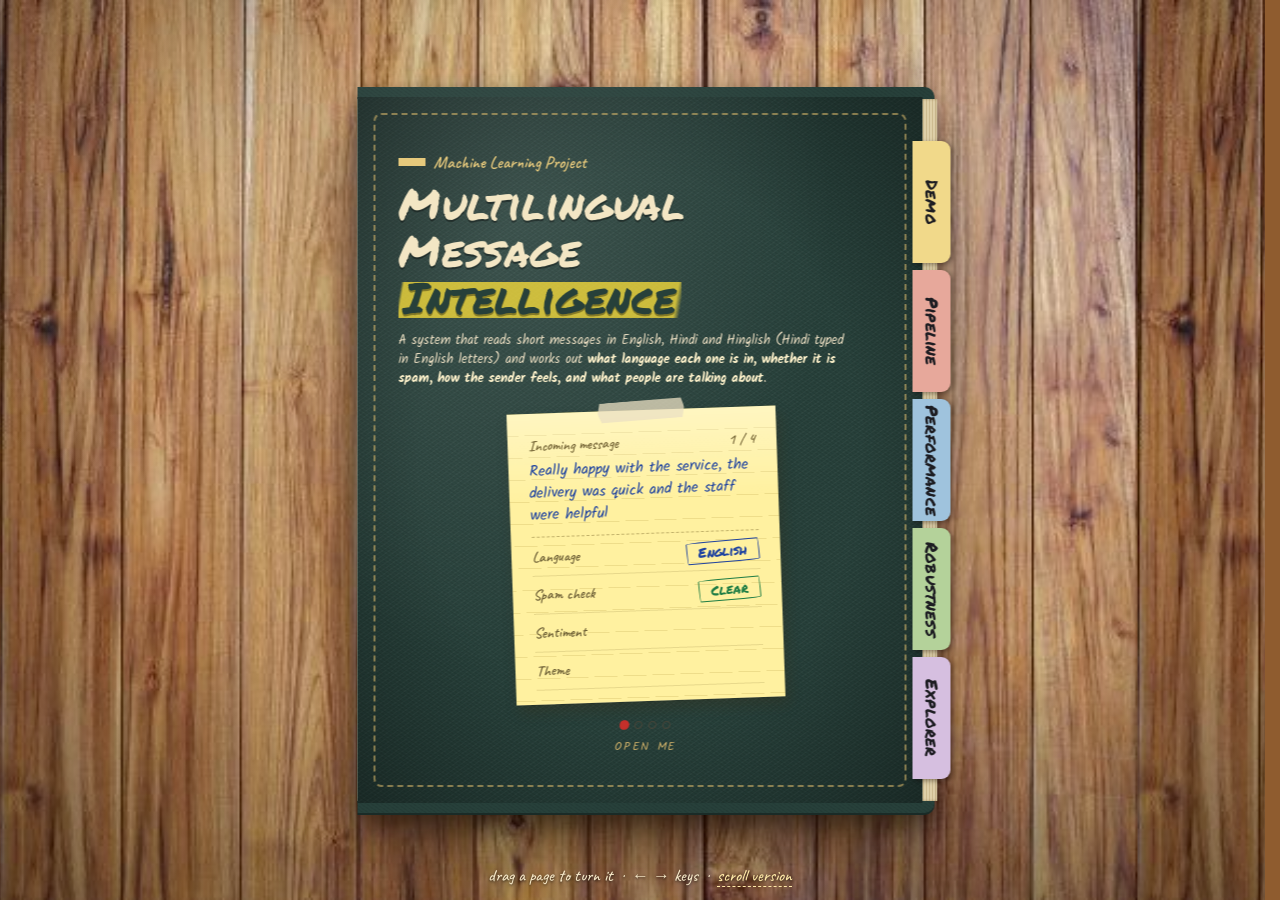
<file: site/index.html>
<!doctype html>
<html lang="en">
<head>
<meta charset="utf-8">
<meta name="viewport" content="width=device-width, initial-scale=1">
<script>(function(){var d=document.documentElement;try{var q=/[?&]classic/.test(location.search),ok=!q&&innerWidth>=900&&innerHeight>=520&&window.CSS&&CSS.supports&&CSS.supports('transform-style','preserve-3d')&&!(window.matchMedia&&matchMedia('(prefers-reduced-motion: reduce)').matches);if(ok)d.setAttribute('data-book','1');else location.replace('classic.html'+location.hash);}catch(e){}})();</script>
<link rel="stylesheet" href="book.css">
<title>Multilingual Message Intelligence</title>
<meta name="description" content="Language identification, spam detection, sentiment analysis and theme discovery for short English, Hindi and Hinglish messages.">
<meta name="theme-color" content="#5a331c">
<link rel="stylesheet" href="fonts.css">
<style>
:root{color-scheme:light;--paper:#f3e8cb;--paper2:#efe1bd;--ink:#22304f;--pencil:#4a4639;--faint:#7c7260;--blue:#1f43a0;--red:#c4302b;--green:#1f7d45;--hl:rgba(255,226,58,.75);--pink:rgba(255,128,180,.55);--mint:rgba(120,230,170,.55);--line:rgba(74,112,186,.28);--sticky:#fff1a0;
--wob:255px 18px 225px 18px/18px 225px 18px 255px;--wob2:14px 4px 16px 5px/5px 16px 4px 14px}
*{box-sizing:border-box}
html{scroll-behavior:smooth}
body{margin:0;min-height:100vh;color:var(--ink);font-family:'Kalam','Comic Neue',cursive;font-size:16px;line-height:1.55;
background:transparent}
h1,h2,h3,p,ol,ul{margin:0}
a{color:inherit;text-decoration:none}
button{font-family:inherit}
:focus-visible{outline:2px dashed var(--red);outline-offset:3px}
::selection{background:var(--hl)}
/* ---------- the notebook page */
.book{position:relative;max-width:1320px;margin:28px auto 40px;background-color:var(--paper);
background-image:
 url(tex-n.png),
 radial-gradient(circle at 92% 3%,rgba(150,95,30,.16) 0,rgba(150,95,30,.05) 6%,transparent 12%),
 radial-gradient(circle at 7% 46%,rgba(140,90,30,.12) 0,transparent 7%),
 radial-gradient(circle at 85% 61%,rgba(140,90,30,.10) 0,transparent 5%),
 radial-gradient(circle at 40% 88%,rgba(140,90,30,.10) 0,transparent 6%),
 radial-gradient(ellipse at 50% 50%,transparent 55%,rgba(130,85,25,.22) 100%),
 linear-gradient(90deg,transparent 0 86px,rgba(205,60,60,.55) 86px 88px,transparent 88px 92px,rgba(205,60,60,.45) 92px 93px,transparent 93px),
 repeating-linear-gradient(180deg,transparent 0 31px,var(--line) 31px 32px);
background-size:260px 260px,auto,auto,auto,auto,auto,auto,auto;
background-position:0 0,0 0,0 0,0 0,0 0,0 0,0 0,0 96px;
box-shadow:0 1px 0 #d8c9a2,0 3px 0 #e9dcb8,0 5px 0 #cdbb90,0 7px 0 #bfae84,0 10px 14px rgba(15,6,1,.45),0 30px 60px rgba(15,6,1,.55),-8px 0 22px rgba(15,6,1,.25);border-radius:3px 10px 10px 3px}
/* binding holes */
.book::before{content:"";position:absolute;left:22px;top:0;bottom:0;width:30px;pointer-events:none;
background:radial-gradient(circle at 15px 50%,#2b1f15 0 9px,rgba(0,0,0,.25) 10px,transparent 11.5px) 0 40px/30px 120px repeat-y}
/* coffee ring */
.book::after{content:"";position:absolute;right:6%;top:520px;width:170px;height:170px;border-radius:50%;pointer-events:none;
background:radial-gradient(circle,transparent 60%,rgba(130,75,20,.18) 62%,rgba(130,75,20,.07) 66%,transparent 69%);transform:rotate(18deg)}
.inner{max-width:1184px;margin:0 auto;padding:0 clamp(20px,4vw,56px) 0 128px}
.main{padding-bottom:70px;position:relative;z-index:1}
@keyframes up{from{opacity:0;transform:translateY(14px)}to{opacity:1;transform:none}}
.in1{animation:up .9s cubic-bezier(.2,.7,.2,1) both}
.rv{opacity:0;transform:translateY(22px);transition:opacity .8s,transform .8s cubic-bezier(.2,.7,.2,1)}
.rv.in{opacity:1;transform:none}
/* type roles */
.d{font-family:'Permanent Marker','Kalam',cursive;font-weight:400;letter-spacing:.01em;line-height:1.05;color:#1d1d22}
.m{font-family:'Caveat',cursive;font-size:19px;font-weight:600;line-height:1.2;color:var(--faint)}
.hl{background:linear-gradient(100deg,transparent 0 1%,var(--hl) 2% 97%,transparent 99%) 0 62%/100% 58% no-repeat;padding:0 .12em;box-decoration-break:clone;-webkit-box-decoration-break:clone}
/* ---------- top strip */
.top{position:sticky;top:0;z-index:20;background:rgba(243,232,203,.94);border-bottom:2px solid rgba(74,112,186,.45);backdrop-filter:blur(2px)}
.top .inner{display:flex;flex-wrap:wrap;align-items:center;gap:0 28px}
.brand{font-size:22px;padding:10px 0;transform:rotate(-1.5deg)}.brand b{color:var(--red)}
.nav{margin-left:auto;display:flex;flex-wrap:wrap;gap:0 22px}
.nav a{display:inline-block;padding:10px 2px 6px;font-size:21px;color:var(--pencil);background:no-repeat 0 100%/0 6px;transition:color .2s,background-size .3s}
.nav a:hover{color:var(--blue)}
.nav a.on{color:var(--red);background-image:url("data:image/svg+xml,%3Csvg xmlns='http://www.w3.org/2000/svg' width='100' height='8' preserveAspectRatio='none' viewBox='0 0 100 8'%3E%3Cpath d='M2 5 Q 25 1 50 5 T 98 4' fill='none' stroke='%23c4302b' stroke-width='2.5' stroke-linecap='round'/%3E%3C/svg%3E");background-size:100% 6px}
/* ---------- hero */
html{scrollbar-gutter:stable;background-color:#8f5c2f}
/* the wooden table: a fixed, GPU-composited layer so scrolling stays smooth (the notebook slides over it) */
body::before{content:"";position:fixed;inset:0;z-index:-1;pointer-events:none;background-color:#9a6534;
background-image:
 radial-gradient(ellipse 70% 55% at 28% 18%,rgba(255,226,180,.14) 0,transparent 70%),
 radial-gradient(ellipse at 50% 45%,transparent 55%,rgba(25,10,2,.38) 100%),
 url(table.jpg);
background-size:100% 100%,100% 100%,auto 100%;background-repeat:no-repeat,no-repeat,repeat-x;transform:translateZ(0)}
.hero{padding:56px 0 96px;display:grid;grid-template-columns:minmax(0,1fr);gap:56px;align-items:center;position:relative}
@media (min-width:860px){.hero{grid-template-columns:minmax(0,1fr) minmax(280px,400px);gap:40px}}
.hero .l{min-width:0}
.eyebrow{display:flex;gap:10px;align-items:center;color:var(--red);font-size:22px;transform:rotate(-2deg);transform-origin:left}
.eyebrow i{display:inline-block;width:34px;height:10px;background:url("data:image/svg+xml,%3Csvg xmlns='http://www.w3.org/2000/svg' width='34' height='10'%3E%3Cpath d='M2 5 L30 5 M24 1 L31 5 L24 9' fill='none' stroke='%23c4302b' stroke-width='2' stroke-linecap='round' stroke-linejoin='round'/%3E%3C/svg%3E")}
.hero h1{margin-top:18px;font-size:clamp(40px,5.6vw,76px);line-height:1.08}
.hero h1 span{color:var(--red)}
.lede{margin-top:24px;max-width:36rem;font-size:17px;line-height:1.7;color:var(--ink)}
.lede b{font-weight:700;background:linear-gradient(100deg,transparent 0 1%,var(--mint) 2% 98%,transparent 99%) 0 70%/100% 45% no-repeat}
.five{margin-top:34px;max-width:34rem;position:relative;padding:18px 22px 14px;border:2px solid rgba(31,67,160,.75);border-radius:var(--wob)}
.five>.m{color:var(--blue);font-size:21px}
.five ol{list-style:none;padding:0;margin:6px 0 0}
.five li{display:flex;gap:12px;padding:4px 0;font-size:16px}
.five li span{color:var(--red);width:26px;flex:none;font-size:19px}
.five li span::after{content:")"}
.hero .r{width:100%;max-width:440px;margin:0 auto;padding:12px 10px 0 0;position:relative}
.hero .r::before{content:"look! it reads this \2193";position:absolute;left:-6px;top:-30px;font-family:'Caveat',cursive;font-size:22px;color:var(--blue);transform:rotate(-4deg)}
/* sticky-note slips with tape */
.slip{position:relative;background:var(--sticky);color:#2a2a2a;box-shadow:0 1px 1px rgba(0,0,0,.1),4px 10px 18px rgba(60,40,10,.25);
background-image:linear-gradient(180deg,rgba(255,255,255,.35),transparent 30%),repeating-linear-gradient(180deg,transparent 0 27px,rgba(160,130,40,.18) 27px 28px)}
.slip::before{content:"";position:absolute;top:-13px;left:50%;width:110px;height:26px;margin-left:-55px;background:rgba(235,225,195,.75);box-shadow:0 1px 2px rgba(0,0,0,.12);transform:rotate(-3deg);
clip-path:polygon(3% 0,97% 4%,100% 50%,97% 100%,4% 96%,0 52%)}
.slip.h{padding:30px 26px 18px;transform:rotate(-2deg)}
.slip .hd{display:flex;justify-content:space-between}.slip .hd .m,.slip .hd span{color:#7a6a3a}
.slip .msg{margin-top:8px;min-height:76px;font-size:19px;line-height:1.45;font-family:'Kalam',cursive;color:var(--blue);word-break:break-word}
.slip .perf{margin:12px 0 2px;border-top:2px dashed rgba(120,100,40,.45)}
.srow{display:flex;align-items:center;justify-content:space-between;gap:12px;padding:8px 0;min-height:48px;border-bottom:1px dotted rgba(120,100,40,.35)}
.srow .m{color:#6d5f35}
/* circled marker "stamps" */
.stamp{display:inline-block;font-size:17px;padding:4px 14px;border:2.5px solid;border-radius:var(--wob);white-space:nowrap;opacity:0;transform:rotate(-8deg) scale(1.6);transition:opacity .3s,transform .4s cubic-bezier(.3,1.6,.5,1)}
.stamp.show{opacity:1;transform:rotate(-3deg) scale(1)}
#h-msg,#h-rows,#h-ct{transition:opacity .35s ease}.hfade{opacity:0}
.stamp.ink{color:var(--blue)}.stamp.ok{color:var(--green)}.stamp.bad{color:var(--red)}.stamp.skip{color:#8a8070;border-style:dashed;text-decoration:line-through}
.dots{display:flex;gap:8px;margin-top:26px;justify-content:center}.dots i{display:block;width:10px;height:10px;border:2px solid var(--pencil);border-radius:50% 45% 55% 40%;transition:all .3s}.dots i.on{background:var(--red);border-color:var(--red);transform:scale(1.2)}
/* ---------- sections */
section{scroll-margin-top:64px}
.sec{margin-top:110px}
.sh{padding-top:4px;display:flex;flex-wrap:wrap;gap:6px 40px;align-items:flex-start}
.sh .no{flex:0 0 140px;color:var(--red);font-size:24px;transform:rotate(-4deg);margin-top:10px}
.sh .t{flex:1 1 440px;min-width:0}
.h2d{display:inline-block;font-size:clamp(30px,3.8vw,48px);padding-bottom:10px;
background:url("data:image/svg+xml,%3Csvg xmlns='http://www.w3.org/2000/svg' width='300' height='14' preserveAspectRatio='none' viewBox='0 0 300 14'%3E%3Cpath d='M3 9 C 60 2, 120 13, 180 7 S 270 4, 297 8' fill='none' stroke='%231f43a0' stroke-width='3' stroke-linecap='round'/%3E%3Cpath d='M12 12 C 80 7, 160 14, 290 10' fill='none' stroke='%231f43a0' stroke-width='1.6' stroke-linecap='round' opacity='.6'/%3E%3C/svg%3E") 0 100%/100% 14px no-repeat}
.intro{margin-top:10px;max-width:40rem;font-size:17px;line-height:1.6;color:var(--pencil)}
.h3d{font-size:26px}
.hint{margin:6px 0 20px;max-width:46rem;font-size:15.5px;line-height:1.6;color:var(--pencil)}
/* ---------- demo */
.demo{margin-top:48px;display:flex;flex-wrap:wrap;gap:48px}
.demo .a{flex:1 1 300px;min-width:0;align-self:flex-start}
.demo .b{flex:2 1 460px;min-width:0;padding-top:14px}
.own label{display:block;color:var(--blue);font-size:21px;margin-bottom:6px}
.own textarea{width:100%;min-height:110px;resize:vertical;font:inherit;font-size:17px;line-height:32px;color:var(--blue);padding:0 14px;border:2px solid var(--pencil);border-radius:var(--wob2);
background:rgba(255,253,240,.55) repeating-linear-gradient(180deg,transparent 0 31px,var(--line) 31px 32px);background-attachment:local}

.batch{margin-top:0}.batch .row2{display:flex;flex-wrap:wrap;gap:12px;align-items:center;margin:12px 0}.batch input[type=file]{font:inherit;font-size:15px;max-width:100%}
.own .lk2{background:none;border:0;border-bottom:1px dashed currentColor;font:inherit;cursor:pointer;color:var(--blue);padding:0;margin-left:14px}
.own .lk2[hidden]{display:none}
.batch .lk2{background:none;border:0;border-bottom:1px dashed currentColor;font:inherit;cursor:pointer;color:var(--blue);padding:0}
.batch .prog{height:8px;background:rgba(0,0,0,.08);border-radius:4px;overflow:hidden;margin:8px 0}.batch .prog i{display:block;height:100%;width:0;background:var(--blue);transition:width .15s}
.batch .grid{display:grid;grid-template-columns:repeat(auto-fit,minmax(250px,1fr));gap:22px;margin:22px 0}
.batch .bar{display:grid;grid-template-columns:minmax(80px,38%) 1fr 54px;gap:8px;align-items:center;font-size:14px;margin:5px 0}.batch .bar b{display:block;height:12px;background:var(--blue);border-radius:3px}
.batch .kpis{display:flex;flex-wrap:wrap;gap:12px 28px;margin:16px 0}.batch .kpis div{min-width:110px}.batch .kpis .d{font-size:30px;display:block;line-height:1.1}
.batch table{width:100%;border-collapse:collapse;font-size:14px}.batch th,.batch td{text-align:left;padding:6px 8px;border-bottom:1px solid rgba(0,0,0,.12);vertical-align:top}
.batch td.tx{max-width:380px;overflow-wrap:anywhere}.batch .tw{margin-bottom:16px;overflow-x:auto;max-height:380px;overflow-y:auto}
.batch .fl{display:inline-block;font-size:12px;border:1px solid #b36b00;color:#8a5200;border-radius:10px;padding:0 7px;margin:0 4px 3px 0}
.batch select{font:inherit;font-size:13px}.batch tr.cor td{background:rgba(31,125,69,.1)}
.xl{margin:10px 0 0;font-size:13px;line-height:1.5;color:#6b665a}
.msg .hw{border-radius:3px;padding:0 2px;cursor:help}
.msg .hw.f{background:rgba(196,48,43,.34);font-weight:700;border-bottom:2px solid #c4302b}.msg .hw.a{background:rgba(31,125,69,.24)}.msg .hw.n{background:rgba(120,120,120,.16)}
.own textarea::placeholder{color:#998d74}
.own textarea:focus{outline:none;border-color:var(--blue);box-shadow:0 0 0 3px rgba(31,67,160,.15)}
.own .row{display:flex;align-items:center;gap:10px 16px;flex-wrap:wrap;margin-top:14px}
.go{font-family:'Permanent Marker',cursive;font-size:18px;letter-spacing:.04em;color:#fff;background:var(--red);border:0;border-radius:var(--wob2);padding:10px 24px;min-height:46px;cursor:pointer;box-shadow:2px 3px 0 #7d1d19;transform:rotate(-1.5deg);transition:transform .15s,box-shadow .15s}
.go:hover{transform:rotate(0) translateY(-1px)}.go:active{transform:translateY(2px);box-shadow:0 1px 0 #7d1d19}.go[disabled]{opacity:.55;cursor:default}
.own .note{font-family:'Caveat',cursive;font-size:18px;color:var(--faint);flex:1 1 220px;line-height:1.2}
.exh{margin-top:32px;color:var(--blue);font-size:21px}
.exl{margin-top:4px}
.ex{display:flex;gap:12px;align-items:baseline;width:100%;text-align:left;font:inherit;font-size:16px;padding:0 10px;min-height:32px;line-height:32px;border:0;cursor:pointer;background:transparent;color:var(--ink);transition:padding-left .25s,color .2s}
.ex span:first-child{width:28px;flex:none;color:var(--faint)}
.ex:hover{padding-left:18px;color:var(--blue)}
.ex[aria-pressed=true]{color:#1b1b1b;background:linear-gradient(100deg,transparent 0 1%,var(--pink) 2% 97%,transparent 99%) 0 55%/100% 70% no-repeat}
.ex[aria-pressed=true] span:first-child{color:var(--red)}
.lk{background:none;border:0;cursor:pointer;color:var(--blue);padding:10px 0;min-height:44px;margin-top:10px;font-size:20px}.lk:hover{color:var(--red)}
.slip.w{padding:34px 28px 22px;transform:rotate(-.8deg)}
.slip.w::before{width:140px;height:32px;margin-left:-70px;top:-17px;transform:rotate(-1.5deg);
background:
 url(tex-t.png),
 repeating-linear-gradient(90deg,rgba(255,255,255,.08) 0 1px,rgba(0,0,0,.07) 1px 2px),
 linear-gradient(180deg,rgba(255,255,255,.35),rgba(255,255,255,0) 40%,rgba(0,0,0,.14)),
 #a9acaf;
box-shadow:0 2px 4px rgba(0,0,0,.3),inset 0 0 0 1px rgba(255,255,255,.18);
clip-path:polygon(0 8%,2% 0,5% 14%,8% 2%,11% 12%,14% 0,100% 0,98% 18%,100% 36%,97% 54%,100% 74%,98% 100%,95% 88%,92% 100%,88% 86%,85% 100%,0 100%,2% 70%,0 48%,3% 28%)}
.slip.w .msg{font-size:20px;min-height:0;margin-top:6px}
#w-title{color:#7a6a3a!important}
.tl{list-style:none;margin:40px 0 0;padding:0}
.tl li{display:grid;grid-template-columns:56px minmax(0,1fr);gap:14px;padding:14px 0 16px;border-bottom:1px dashed rgba(74,70,57,.35);transition:opacity .5s,transform .5s;opacity:.18;transform:translateX(-10px)}
.tl li.on{opacity:1;transform:none}
.tl .n{display:inline-flex;align-items:center;justify-content:center;width:46px;height:46px;font-size:24px;line-height:1;color:#b9ad92;border:2.5px solid currentColor;border-radius:52% 46% 55% 44%/48% 55% 45% 52%;transform:rotate(-6deg);transition:color .4s}
.tl li.on .n{color:var(--red)}.tl li.on.skip .n{color:#a49a84}
.tl .nm{color:var(--faint)}
.tl .rs{margin-top:2px;display:flex;align-items:center;gap:12px;flex-wrap:wrap}
.tl .res{font-size:25px;line-height:1.1;word-break:break-word;color:var(--blue)}
.tl .res.ok{color:var(--green)}.tl .res.bad{color:var(--red)}
.tl li.skip .res{color:#a49a84;text-decoration:line-through;text-decoration-thickness:3px;text-decoration-color:rgba(196,48,43,.6)}
.tag{padding:0 10px;border:2px solid;border-radius:var(--wob2);font-size:17px;transform:rotate(-2deg);color:var(--faint)}.tag.ok{color:var(--green)}.tag.bad{color:var(--red)}
.meter{margin-top:10px;max-width:320px;height:12px;border:1.5px solid var(--pencil);border-radius:var(--wob2);background:rgba(255,255,255,.3);overflow:hidden}
.meter i{display:block;height:100%;width:0;opacity:.8;transition:width .9s cubic-bezier(.2,.7,.2,1) .15s}
.tl .why{margin-top:6px;font-size:15.5px;line-height:1.55;color:var(--pencil);max-width:36rem}
/* ---------- pipeline cards (index cards) */
.cells{margin-top:48px;display:grid;grid-template-columns:repeat(auto-fit,minmax(min(100%,250px),1fr));gap:28px}
.cells{align-items:start}
.cell{position:relative}
.cell:nth-child(odd){transform:rotate(-1deg)}.cell:nth-child(even){transform:rotate(1.2deg)}
.cpaper{position:relative;padding:26px 22px 14px;background:#fffdf3;border-radius:2px;display:flex;flex-direction:column;gap:0;
background-image:linear-gradient(180deg,transparent 0 80px,rgba(205,60,60,.5) 80px 82px,transparent 82px),linear-gradient(180deg,transparent 0 27px,rgba(74,112,186,.25) 27px 28px);background-size:100% 100%,100% 28px;background-position:0 0,0 -1px;background-repeat:no-repeat,repeat-y;
;box-shadow:2px 4px 10px rgba(60,40,10,.18);transition:opacity .5s ease}
/* creases left behind after a crumpled sheet is smoothed out */
.cpaper::after{content:"";position:absolute;inset:0;pointer-events:none;background:url(tex-w.png) center/cover;mix-blend-mode:soft-light;opacity:0;transition:opacity .6s ease}
.cell.used .cpaper::after{opacity:.6}
.cell::before{content:"";position:absolute;top:-10px;left:22px;width:70px;height:20px;background:rgba(255,140,180,.5);transform:rotate(-6deg);z-index:5;transition:opacity .4s ease}
/* crumpled state: the HTML card is invisible (but keeps its size) and a WebGL paper ball is drawn instead */
.cell.crum{cursor:pointer;-webkit-tap-highlight-color:transparent;outline:none}
.cell.crum .cpaper,.cell.anim .cpaper{opacity:0;pointer-events:none;transition:none}
.cell.crum::before,.cell.anim::before{opacity:0}
.cell .ball{position:absolute;left:-70px;top:-70px;pointer-events:none;z-index:4;opacity:0;transition:opacity .45s ease}
.cells.balls .cpaper{position:absolute;left:0;right:0;top:0;z-index:1}
.cell.crum .ball,.cell.anim .ball{opacity:1}
.cell .shad{position:absolute;left:0;top:0;width:0;height:0;border-radius:50%;pointer-events:none;z-index:0;opacity:0;background:rgba(45,28,8,.34)}
.cell.crum .shad{opacity:1}
.blab,.bhint{position:absolute;left:0;right:0;top:0;text-align:center;pointer-events:none;z-index:5;transition:opacity .35s ease,transform .35s ease}
.blab{top:6px;display:flex;flex-direction:column;align-items:center;gap:6px;padding:0 14px}
.blab .no{font-family:'Permanent Marker',cursive;font-size:24px;color:var(--red);width:44px;height:44px;display:flex;align-items:center;justify-content:center;border:2.5px solid var(--red);border-radius:52% 46% 55% 44%/48% 55% 45% 52%;transform:rotate(-8deg)}
.blab .tt{font-family:'Permanent Marker',cursive;font-size:19px;line-height:1.2;color:#1d1d22}
.bhint{font-family:'Caveat',cursive;font-size:20px;color:var(--blue)}
.cell:not(.crum) .blab,.cell:not(.crum) .bhint,.cell.anim .blab,.cell.anim .bhint{opacity:0}
.cell.crum:hover .bhint{transform:translateY(3px)}
.cell.crum:focus-visible .bhint{outline:2px dashed var(--red);outline-offset:4px}
.recrum{position:absolute;right:6px;bottom:-32px;background:none;border:0;cursor:pointer;font-family:'Caveat',cursive;font-size:19px;color:var(--faint);opacity:0;pointer-events:none;transition:opacity .3s}
.cell.used:not(.crum):not(.anim) .recrum{opacity:1;pointer-events:auto}.recrum:hover{color:var(--red)}
.cells.balls{row-gap:52px}
.book{overflow-x:clip}
.unf{display:block;margin-top:6px}
.cell .big{position:absolute;top:10px;right:16px;font-size:34px;line-height:1;color:var(--red);opacity:.85}
.cell h3{font-size:20px;line-height:28px;height:56px;padding-right:34px;display:flex;align-items:flex-end;margin-top:0;overflow:visible}
.cell .bd{font-size:15px;line-height:28px;color:var(--ink);display:flex;flex-direction:column;gap:0}
.cell .bd .m{color:var(--red);font-size:19px;line-height:28px;margin-bottom:0}.cell .bd>div+div{margin-top:0}
.cell .sc{margin-top:auto;border-top:2px dashed rgba(74,70,57,.4);padding-top:10px;background:#fffdf3;position:relative}
.cell .sc .d{font-size:30px;color:var(--blue)}.cell .sc .m{margin-top:2px}
.cell .sc .two{display:flex;align-items:baseline;gap:10px}.cell .sc .two+.two{margin-top:4px}.cell .sc .two .m{margin:0}
.two2{margin-top:56px;display:flex;flex-wrap:wrap;gap:36px 56px}
.two2>div{flex:1 1 320px}.two2 h3{font-size:22px}.two2 p{margin-top:10px;font-size:16px;line-height:1.65;color:var(--ink)}
/* ---------- performance */
.stats{display:grid;grid-template-columns:repeat(auto-fit,minmax(min(100%,210px),1fr));gap:0 18px}
.stats.first{margin-top:40px}
.stat{padding:18px 8px 18px 0}
.stat .d{display:inline-block;font-size:clamp(34px,3.6vw,50px);color:var(--blue);padding:0 10px;margin-left:-10px;border:2.5px solid transparent}
.stat .d.r{color:var(--red);border-color:rgba(196,48,43,.7);border-radius:var(--wob);transform:rotate(-3deg)}
.stat p{margin-top:4px;font-size:15.5px;line-height:1.45;color:var(--pencil);max-width:15rem}
.blk{margin-top:84px}.blk.first{margin-top:76px}
.readout{min-height:24px;margin-bottom:10px;color:var(--blue)}
.seg{display:flex;gap:3px;height:52px;padding:4px;border:2px solid var(--pencil);border-radius:var(--wob2)}
.seg span{flex:0 1 0;min-width:0;cursor:pointer;opacity:.85;border-radius:3px;transition:flex-grow .9s cubic-bezier(.2,.7,.2,1),opacity .2s;
background-image:repeating-linear-gradient(45deg,rgba(255,255,255,.22) 0 3px,transparent 3px 8px)}.seg span.g{min-width:4px}
.legend{margin-top:18px;display:grid;grid-template-columns:repeat(auto-fill,minmax(190px,1fr));gap:0 26px;font-size:15.5px}
.legend div{display:flex;align-items:center;gap:10px;padding:2px 0;cursor:pointer;transition:opacity .2s}
.legend i{display:inline-block;width:14px;height:14px;flex:none;border-radius:50% 40% 55% 45%}.legend em{font-style:normal;margin-left:auto;color:var(--faint);font-family:'Caveat',cursive;font-size:18px}
.tabs{display:flex;flex-wrap:wrap;gap:4px 14px}
.tab{background:none;border:2px solid transparent;border-radius:var(--wob2);cursor:pointer;padding:2px 14px;min-height:40px;font-size:21px;color:var(--pencil);transition:color .2s,border-color .2s}
.tab:hover{color:var(--blue)}.tab[aria-pressed=true]{color:var(--red);border-color:var(--red);transform:rotate(-1.5deg)}
.cmprow{padding:18px 0;border-bottom:1px dashed rgba(74,70,57,.35)}
.cmprow .top2{display:flex;flex-wrap:wrap;justify-content:space-between;gap:2px 16px}.cmprow .top2 span:first-child{font-size:17px;font-weight:700}
.bars{margin-top:10px;display:grid;grid-template-columns:120px minmax(0,1fr) 64px;gap:6px 14px;align-items:center}
.bars .m{color:var(--pencil)}.bars .v{text-align:right;color:var(--faint)}.bars .v.best{color:var(--red);font-weight:700}
.bt{display:block;height:16px;border-bottom:1.5px solid rgba(74,70,57,.35)}
.bt i{display:block;height:100%;width:0;border-radius:2px 8px 3px 6px;transition:width .9s cubic-bezier(.2,.7,.2,1);
background:repeating-linear-gradient(-55deg,rgba(74,70,57,.55) 0 1.5px,transparent 1.5px 6px)}
.bt i.best{background:rgba(31,67,160,.72);box-shadow:inset 0 -3px 0 rgba(0,0,0,.08)}
.key{margin-top:14px;display:flex;flex-wrap:wrap;gap:6px 26px}.key i{display:inline-block;width:22px;height:12px;margin-right:8px;vertical-align:-1px;border-radius:2px}
.tw{overflow-x:auto}.trfh,.trfr{display:grid;grid-template-columns:minmax(200px,1.3fr) minmax(120px,2fr) 84px minmax(110px,1fr);gap:14px;align-items:center;min-width:560px}
.trfh{padding:6px 0;border-bottom:2px solid var(--pencil)}
.trfr{padding:10px 0;border-bottom:1px dashed rgba(74,70,57,.35);font-size:16px}.trfr .v{text-align:right;color:var(--faint)}.trfr .v.best{color:var(--red)}.trfr .c{color:var(--faint);font-family:'Caveat',cursive;font-size:18px}
/* ---------- robustness */
.rob{margin-top:48px;display:flex;flex-wrap:wrap;gap:60px}
.rob>div{min-width:0}.rob .a{flex:1 1 380px}.rob .b{flex:1 1 440px}
.rob h3{font-size:22px}.rob .hint{margin:8px 0 26px}
.cols{display:flex;align-items:flex-end;gap:16px;height:260px;border-bottom:2.5px solid var(--ink);border-left:2.5px solid var(--ink);padding:0 10px;border-radius:0 0 0 4px}
.col{flex:1 1 0;min-width:0;display:flex;flex-direction:column;justify-content:flex-end;height:100%}
.col .v{text-align:center;margin-bottom:6px;font-size:18px;color:var(--ink)}
.col i{display:block;width:100%;height:0;border:2px solid var(--blue);border-bottom:0;border-radius:6px 3px 0 0;transition:height .9s cubic-bezier(.2,.7,.2,1);
background:repeating-linear-gradient(45deg,rgba(31,67,160,.45) 0 2px,transparent 2px 7px)}
.col.w i{border-color:var(--red);background:repeating-linear-gradient(45deg,rgba(196,48,43,.5) 0 2px,transparent 2px 7px)}
.collab{display:flex;gap:16px;margin-top:8px;padding:0 10px}.collab span{flex:1 1 0;min-width:0;text-align:center;font-size:17px}
.dbk{display:flex;flex-wrap:wrap;gap:4px 24px;margin-bottom:6px}.dbk i{display:inline-block;width:12px;height:12px;margin-right:8px;border-radius:50%}
.sw{display:inline-flex;align-items:center;gap:12px;background:none;border:0;cursor:pointer;color:var(--ink);padding:8px 0;min-height:44px;font-size:20px}
.sw .tr{display:inline-block;width:26px;height:26px;position:relative;border:2.5px solid var(--ink);border-radius:var(--wob2)}
.sw .tr i{position:absolute;inset:0;opacity:0;transition:opacity .2s;
background:url("data:image/svg+xml,%3Csvg xmlns='http://www.w3.org/2000/svg' viewBox='0 0 26 26'%3E%3Cpath d='M4 13 L11 20 L24 2' fill='none' stroke='%231f7d45' stroke-width='3.5' stroke-linecap='round' stroke-linejoin='round'/%3E%3C/svg%3E") center/100% no-repeat;transform:scale(1.25) translate(2px,-3px)}
.sw[aria-pressed=true] .tr i{opacity:1}
.db{display:grid;grid-template-columns:150px minmax(0,1fr) 124px;gap:6px 14px;align-items:center;margin-top:12px}
.db .ax{display:flex;justify-content:space-between}
.db .trk{position:relative;height:36px;border-bottom:1.5px solid rgba(74,70,57,.4)}
.db .cl{position:absolute;left:73.3%;top:2px;bottom:2px;border-left:2px dashed var(--faint)}
.db .ln{position:absolute;top:50%;height:2px;margin-top:-1px;background:var(--pencil);transition:width .8s cubic-bezier(.2,.7,.2,1)}
.db .pt{position:absolute;top:50%;width:16px;height:16px;margin:-8px 0 0 -8px;border-radius:50% 45% 55% 40%}
.db .red{background:var(--red)}.db .teal{background:var(--green);transition:left .8s cubic-bezier(.2,.7,.2,1)}
.db .txt{text-align:right}.db .lb{font-size:15.5px}.db .lb span{color:var(--faint)}
/* ---------- explorer */
.bar{margin-top:36px;display:flex;flex-wrap:wrap;gap:8px 24px;align-items:center}
.filters{display:flex;flex-wrap:wrap;gap:0 10px}
.bar input{margin-left:auto;font-family:'Kalam',cursive;font-size:16px;color:var(--blue);background:transparent;border:0;border-bottom:2px solid var(--pencil);border-radius:0;padding:8px 2px;min-width:min(100%,280px)}
.bar input:focus{outline:none;border-bottom-color:var(--blue)}
.count{margin:12px 0 8px}
.tbox{overflow:auto;max-height:580px;border:2px solid var(--pencil);border-radius:var(--wob2);background:rgba(255,253,240,.45)}
table{width:100%;min-width:760px;border-collapse:collapse;font-size:15px;color:var(--ink)}
th{position:sticky;top:0;background:#efe3c3;text-align:left;padding:8px 14px;border-bottom:2px solid var(--pencil)}
.th{background:none;border:0;padding:0;cursor:pointer;color:var(--red);font-family:'Caveat',cursive;font-size:20px;font-weight:700}.th:hover{color:var(--blue)}
td{padding:6px 14px;border-bottom:1px solid var(--line);vertical-align:top;line-height:1.5}
tbody tr:hover td{background:rgba(255,226,58,.3)}
td.id{white-space:nowrap}td.msg{min-width:240px;max-width:460px;color:var(--blue)}td.l{white-space:nowrap}td.l i{display:inline-block;width:10px;height:10px;margin-right:9px;border-radius:50%}
td.sp{white-space:nowrap}td.sp.spam{color:var(--red);font-weight:700}td.sp.ham{color:var(--green)}td.sp.na{color:#a49a84}
td.g{color:var(--pencil);white-space:nowrap}
footer{margin-top:100px;padding-top:16px;border-top:2px dashed rgba(74,70,57,.45);max-width:50rem;font-family:'Caveat',cursive;font-size:19px;line-height:1.35;color:var(--faint)}
footer::before{content:"sources \2014";display:block;color:var(--red);font-size:22px;margin-bottom:2px}
@media (max-width:760px){
.book{margin:0;border-radius:0;background-position:0 0,0 0,0 0,0 0,0 0,0 0,-44px 0,0 96px}
.book::before{left:6px;transform:scale(.7);transform-origin:left top;height:143%}
.book::after{display:none}
.inner{padding:0 18px 0 62px}
.hero .r::before{display:none}
.sh .no{flex-basis:100%;margin-top:0}
.db{grid-template-columns:96px minmax(0,1fr) 112px}.hero{padding-top:36px}
.tl li{grid-template-columns:48px minmax(0,1fr)}.tl .n{width:40px;height:40px;font-size:20px}.tl .res{font-size:22px}
.nav{gap:0 14px}.nav a{font-size:19px}}
@media (prefers-reduced-motion:reduce){html{scroll-behavior:auto}*{transition:none!important;animation:none!important}.rv{opacity:1;transform:none}}
.slip.w.stale,#tl.stale{opacity:.32;transition:opacity .15s}
</style>
</head>
<body>
<div class="book">

<div class="top"><div class="inner">
<span class="brand d">Message<b>/</b>Intelligence</span>
<nav class="nav m" aria-label="Sections"><a href="#s3" data-s="s3">Demo</a><a href="#s2" data-s="s2">Pipeline</a><a href="#s4" data-s="s4">Performance</a><a href="#s5" data-s="s5">Robustness</a><a href="#s6" data-s="s6">Explorer</a></nav>
</div></div>

<div class="inner main">

<header class="hero">
<div class="l">
<p class="m eyebrow in1"><i></i>Machine Learning Project</p>
<h1 class="d in1" style="animation-delay:.08s">Multilingual<br>Message<br><span class="hl">Intelligence</span></h1>
<p class="lede in1" style="animation-delay:.2s">A system that reads short messages in English, Hindi and Hinglish (Hindi typed in English letters) and works out <b>what language each one is in, whether it is spam, how the sender feels, and what people are talking about</b>.</p>
<div class="five in1" style="animation-delay:.3s">
<p class="m">Built from five CodeChef project ideas</p>
<ol><li><span class="m">01</span>Language Detection System</li><li><span class="m">02</span>Email Spam Classifier</li><li><span class="m">03</span>Movie Review Sentiment Analyzer</li><li><span class="m">04</span>Clustering and Dimensionality Reduction</li><li><span class="m">05</span>KNN, SVM and Naive Bayes comparison</li></ol>
</div>
</div>
<div class="r in1" style="animation-delay:.35s" aria-label="Automatic demonstration of the pipeline">
<div class="slip h">
<div class="hd m"><span>Incoming message</span><span id="h-ct">1 / 4</span></div>
<p class="msg" id="h-msg"></p>
<div class="perf"></div>
<div id="h-rows"></div>
</div>
<div class="dots" id="h-dots" aria-hidden="true"></div>
</div>
</header>

<section id="s3" class="rv">
<div class="sh"><p class="m no">01 — Demo</p><div class="t"><h2 class="d h2d">Try it on a message</h2><p class="intro">Type your own message, or choose an example, to see what each stage decides.</p></div></div>
<div class="demo">
<div class="a">
<div class="own">
<label class="m" for="own-t">Your own message</label>
<textarea id="own-t" maxlength="600" placeholder="For example: Congratulations! You have won a free prize, click the link to claim"></textarea>
<div class="row"><button class="go" id="own-go" type="button">Analyze</button><button class="lk2" id="own-mic" type="button" hidden title="Speak a message (needs Chrome or Edge and an internet connection)">🎤 Speak</button><button class="lk2" id="own-lines" type="button" hidden>Analyze each line as a separate message</button><span class="note" id="own-note">Works for English, Hinglish, Hindi in Devanagari script and 13 other languages. It runs in your browser with the same trained models, and nothing you type is sent anywhere.</span></div>
</div>
<p class="m exh">Or pick an example</p>
<div class="exl" role="group" aria-label="Example messages" id="chips"></div>
<button class="m lk" id="replay" type="button">↻ Replay</button>
</div>
<div class="b">
<div class="slip w"><div class="m" id="w-title" style="color:#6b665a"></div><p class="msg" id="w-msg"></p><p class="xl" id="w-x" hidden></p></div>
<ol class="tl" id="tl"></ol>
</div>
</div>
</section>

<section id="s3b" class="rv sec batch">
<div class="sh"><p class="m no">01b — Batch</p><div class="t"><h2 class="d h2d">Analyze a whole file</h2><p class="intro">Upload a CSV of messages (one column, or a column called "message" or "text"). Everything runs in your browser; the file is not uploaded anywhere.</p></div></div>
<div class="row2"><input type="file" id="b-file" accept=".csv,.txt,text/csv,text/plain" aria-label="CSV file"><button class="go" id="b-go" type="button" style="display:none">Analyze file</button><button class="lk2" id="b-sample" type="button">or try a sample file (about 70 messages)</button><a class="lk2" href="sample_batch.csv" download>download sample</a></div>
<div class="prog" id="b-prog" hidden><i></i></div><p class="note" id="b-note"></p>
<div id="b-out" hidden>
<div class="kpis" id="b-k"></div>
<div class="grid"><div><h3 class="d">Languages</h3><div id="b-lang"></div></div><div><h3 class="d">Spam and sentiment</h3><div id="b-ss"></div></div><div><h3 class="d">What people talk about</h3><div id="b-th"></div></div></div>
<h3 class="d">Needs a person to look</h3>
<p class="hint" id="b-rhint"></p>
<div class="tw"><table id="b-rev"></table></div>
<div class="row2"><button class="go" id="b-dl" type="button">Download all results (CSV)</button><button class="go" id="b-dlc" type="button" style="background:var(--blue)">Download my corrections (CSV)</button></div>
<h3 class="d">All results</h3>
<div class="tw"><table id="b-all"></table></div>
</div>
</section>

<section id="s2" class="rv sec">
<div class="sh"><p class="m no">02 — Pipeline</p><div class="t"><h2 class="d h2d">How it works</h2><p class="intro">Every message passes through four models, one question each. Tap a crumpled note to smooth it out.</p><button class="m lk unf" id="unfold-all" type="button">smooth out all notes</button></div></div>
<div class="cells">
<div class="cell"><span class="d big">1</span><h3 class="d">Which language is this?</h3>
<div class="bd"><div><div class="m">How</div>Cuts the text into 1 to 4 letter chunks, weights rare chunks higher (TF-IDF), and a classifier picks the language. If it is not confident enough, the message goes to review.</div><div><div class="m">Learned from</div>UN texts in 15 languages, English SMS and tweets, and real Hinglish tweets (L3Cube).</div><div><div class="m">CodeChef idea</div>Language Detection System</div></div>
<div class="sc"><div class="d">97.5%</div><div class="m">on real Hinglish tweets</div></div></div>
<div class="cell"><span class="d big">2</span><h3 class="d">Is it spam or a scam?</h3>
<div class="bd"><div><div class="m">How</div>Words, letter chunks and scam cues (links, phone numbers, money symbols) feed a classifier. The score is a true probability, and each language has its own cut-off so genuine messages are rarely blocked.</div><div><div class="m">Learned from</div>The UCI SMS Spam Collection, with duplicate messages removed.</div><div><div class="m">CodeChef idea</div>Email Spam Classifier</div></div>
<div class="sc"><div class="d">96.3%</div><div class="m">spam F1 on English SMS</div></div></div>
<div class="cell"><span class="d big">3</span><h3 class="d">Is the sender happy or upset?</h3>
<div class="bd"><div><div class="m">How</div>Word and letter patterns feed a linear classifier. One model for English (negative, neutral or positive) and one for Hinglish (negative, neutral or positive).</div><div><div class="m">Learned from</div>English: about 48,000 real tweets and short reviews, plus a human-rated word list for rarer words like &ldquo;handsome&rdquo; and everyday customer-service sentences (delivery, staff, support). Hinglish: IIIT-H comments, 120 everyday sentences written by us, and generated everyday sentences using several common spellings of each word (bahut / bohot / bhot).</div><div><div class="m">What changed</div>English rose from 63% to 81% macro F1 on 6,339 unseen tweets, and the model now has a neutral class: on 70 unseen everyday messages (including 30 neutral ones) it is right 87% of the time. Plain neutral wording is its weak spot on tweets: it catches only about 1 in 5 neutral tweets in the SemEval test. Hinglish scores about 67% macro F1 on its comment test (a small dip from 69.4, within the margin of error) but rose from 80% to 96% on 45 unseen everyday sentences written by us, which a native speaker should still check.</div><div><div class="m">CodeChef idea</div>Movie Review Sentiment Analyzer</div></div>
<div class="sc"><div class="two"><span class="d">67.5%</span><span class="m">Hinglish macro F1 (3 classes)</span></div><div class="two"><span class="d">78.7%</span><span class="m">English macro F1 (unseen SemEval tweets)</span></div></div></div>
<div class="cell"><span class="d big">4</span><h3 class="d">What are people talking about?</h3>
<div class="bd"><div><div class="m">How</div>Each message becomes a vector from word embeddings, and K-Means groups similar messages into 20 themes per language. If a message is too far from every theme, it says &ldquo;No clear theme&rdquo; instead of guessing.</div><div><div class="m">Learned from</div>English: CLINC150, Banking77, product and movie reviews, tweets and SMS. Hinglish: Hinglish-TOP, YouTube comments, tweets and 540 everyday messages written by us.</div><div><div class="m">What changed</div>Themes grew from 6 to 20 per language. Agreement with held-out topic labels (NMI) rose from 0.10 to 0.48 in English and from 0.09 to 0.61 in Hinglish. The off-topic check is weak: it catches 55% of off-topic English messages and almost none in Hinglish.</div><div><div class="m">CodeChef idea</div>Clustering and Dimensionality Reduction</div></div>
<div class="sc"><div class="two"><span class="d">0.61</span><span class="m">Hinglish topic agreement (NMI, unseen)</span></div><div class="two"><span class="d">0.48</span><span class="m">English topic agreement (NMI, unseen)</span></div></div></div>
</div>
<div class="two2">
<div><h3 class="d">The comparison behind stages 1 to 3</h3><p>For each of these stages we trained three kinds of model on the same data: Naive Bayes, a linear SVM and KNN. Then we compared them fairly. This is the algorithm comparison from the CodeChef Iris project.</p></div>
<div><h3 class="d">Smart routing</h3><p>Spam stops the line, so a scam is never scored for sentiment. Messages whose language is unclear are held for review instead of guessed.</p></div>
</div>
</section>

<section id="s4" class="rv sec">
<div class="sh"><p class="m no">03 — Performance</p><div class="t"><h2 class="d h2d">Results</h2></div></div>
<div class="stats first">
<div class="stat"><div class="d" id="k-m">340</div><p>real held-out messages in the demo sample</p></div>
<div class="stat"><div class="d" id="k-l">14</div><p>languages in that sample</p></div>
<div class="stat"><div class="d r" id="k-h">142</div><p>were Hinglish</p></div>
<div class="stat"><div class="d" id="k-s">7%</div><p>of the English and Hinglish messages were flagged as spam</p></div>
</div>
<div class="stats">
<div class="stat"><div class="d">3,921</div><p>held-out messages in a larger stream</p></div>
<div class="stat"><div class="d">96.3%</div><p>answered by the language stage</p></div>
<div class="stat"><div class="d">99.1%</div><p>right when it answered</p></div>
<div class="stat"><div class="d">63</div><p>messages per second on one CPU core</p></div>
</div>

<div class="blk first">
<h3 class="d h3d">Language mix</h3>
<p class="hint">Each block is one language. Wider means more messages. Point at a block to see its count.</p>
<div class="m readout" id="mix-read"></div>
<div class="seg" id="seg"></div>
<div class="legend" id="legend"></div>
</div>

<div class="blk">
<h3 class="d h3d">Which of the three models is best?</h3>
<p class="hint">Each row is one test. A longer bar is better, and the winner in each row is highlighted. Language detection is tested on five different sets because a single average would hide the hard cases.</p>
<div class="tabs m" role="group" aria-label="Choose a task" id="tabs"></div>
<div id="cmp"></div>
<div class="key m"><span><i style="background:rgba(31,67,160,.72)"></i>Best in row</span><span><i style="background:repeating-linear-gradient(-55deg,rgba(74,70,57,.55) 0 1.5px,transparent 1.5px 6px)"></i>Other models</span><span>Bars start at 60</span></div>
</div>

<div class="blk">
<h3 class="d h3d">Do pretrained transformers do better?</h3>
<p class="hint">Hinglish sentiment (3 classes), the same 776 test messages as above. Macro F1 in %, mean of 3 runs. Models made for Hinglish gain a little over the classical SVM; general multilingual models score lower, and they need a GPU to train.</p>
<div class="tw"><div class="trfh m"><span>Model</span><span></span><span style="text-align:right">Macro F1</span><span>Training cost</span></div><div id="trf"></div></div>
</div>
</section>

<section id="s5" class="rv sec">
<div class="sh"><p class="m no">04 — Robustness</p><div class="t"><h2 class="d h2d">Robustness</h2><p class="intro">Tested against short texts and against spammers who disguise their wording.</p></div></div>
<div class="rob">
<div class="a">
<h3 class="d">Short messages are harder to identify</h3>
<p class="hint">Language detection accuracy by message length. The bars start at 90%.</p>
<div class="cols" id="cols" role="img" aria-label="Accuracy by message length: 1 to 3 words 95.7%, 4 to 6 words 98.6%, 7 to 10 words 98.2%, 11 to 20 words 100%, 21 or more words 100%"></div>
<div class="collab m" id="collab"></div>
</div>
<div class="b">
<h3 class="d">Spam that hides its letters</h3>
<p class="hint" style="margin-bottom:20px">Share of spam still caught when letters are spaced out or swapped for look-alikes, without and with a clean-up step that undoes both tricks.</p>
<div class="dbk m"><span><i style="background:#c4302b"></i>Without clean-up</span><span><i style="background:#1f7d45"></i>With clean-up</span><span>Dashed line: untouched spam</span></div>
<button class="m sw" id="clean" type="button" aria-pressed="false"><span class="tr"><i></i></span>Apply the clean-up step</button>
<div id="db"></div>
</div>
</div>
</section>

<section id="s6" class="rv sec">
<div class="sh"><p class="m no">05 — Explorer</p><div class="t"><h2 class="d h2d">Message explorer</h2><p class="intro">Every message in the demo sample with the pipeline's decisions.</p></div></div>
<div class="bar"><div class="filters m" role="group" aria-label="Filter messages" id="filters"></div><input type="search" id="q" aria-label="Search messages or themes" placeholder="Search messages or themes"></div>
<div class="count m" id="count">Loading messages…</div>
<div class="tbox"><table><thead><tr>
<th><button class="th" data-s="id">ID</button></th><th><button class="th" data-s="message">Message</button></th><th><button class="th" data-s="language">Language</button></th><th><button class="th" data-s="spam">Spam check</button></th><th><button class="th" data-s="sentiment">Sentiment</button></th><th><button class="th" data-s="theme">Theme</button></th>
</tr></thead><tbody id="rows"></tbody></table></div>
</section>

<footer>Data: UN Declaration of Human Rights and NLTK corpora (tweets, short reviews, movie reviews), UCI SMS Spam Collection, L3Cube-HingLID (Nayak and Joshi, 2022; CC BY-NC-SA 4.0), IIIT-H Hindi-English code-mixed corpus (Prabhu et al., 2016). All messages shown are held-out test data.</footer>

</div>

</div>
<script src="engine.js"></script>
<script>
(function () {
'use strict';
var SHA = '0ffc0e44af42e883b95483b9dc7828b2bff67b17';
var RAW = 'https://raw.githubusercontent.com/AvnishR4j/ML-Project-/' + SHA + '/site/';
var MODELS = ['language', 'spam', 'sent_hi', 'sent_en', 'theme_en', 'theme_hi', 'meta'];
var $ = function (id) { return document.getElementById(id); };
var esc = function (s) { return String(s).replace(/[&<>"']/g, function (c) { return { '&': '&amp;', '<': '&lt;', '>': '&gt;', '"': '&quot;', "'": '&#39;' }[c]; }); };
var fmtN = function (n) { return String(n).replace(/\B(?=(\d{3})+(?!\d))/g, ','); };
var BOOK = !!document.documentElement.getAttribute('data-book');
var reduced = false; try { reduced = window.matchMedia('(prefers-reduced-motion: reduce)').matches; } catch (e) {}

var W = [
{ id: 'W1', title: 'Everyday English complaint', message: 'Is the refund processed yet, my card was charged twice', language: 'English', spam: 'ham', p: '0.03', sentiment: 'negative', theme: 'Bank accounts and cards' },
{ id: 'W2', title: 'English praise', message: 'Really happy with the service, the delivery was quick and the staff were helpful', language: 'English', spam: 'ham', p: '0.04', sentiment: 'positive', theme: 'Product reviews (gadgets and software)' },
{ id: 'W3', title: 'English spam', message: 'Congratulations! You have won a free prize, call 09061701461 now to claim', language: 'English', spam: 'spam', p: '1.0' },
{ id: 'W4', title: 'Spam with spaced-out letters', message: 'Congratulations!  You  h a v e  won  a  f r e e  prize,  c a l l  09061701461  now  to  c l a i m', language: 'English', spam: 'spam', p: '1.0' },
{ id: 'W5', title: 'Hinglish negative comment', message: 'ye film bilkul bekar thi, paisa barbad ho gaya', language: 'Hinglish', spam: 'ham', p: '0.0', sentiment: 'negative', theme: 'Open social-media comments (politics, opinions)' },
{ id: 'W6', title: 'Hinglish positive comment', message: 'salman bhai ki nayi film ka trailer bahut zabardast hai, eid par dekhne jayenge', language: 'Hinglish', spam: 'ham', p: '0.0', sentiment: 'positive', theme: 'Film fan comments (Salman Khan)' },
{ id: 'W7', title: 'Hinglish scam', message: 'Dost PM Awas Yojana mein tera naam hai - 2.5 lakh ki subsidy ke liye register kar aaj.', language: 'Hinglish', spam: 'spam', p: '0.56' },
{ id: 'W8', title: 'Hindi in Devanagari', message: 'यह फ़ोन बहुत अच्छा है', language: 'Hindi', spam: 'ham', p: '0.0', sentiment: 'positive', theme: 'Everyday comments (food, health, gadgets)', translit: 'yeh phone bahut acha hai' },
{ id: 'W9', title: 'German', message: 'Der Film war wirklich gut, ich habe ihn sehr genossen', language: 'German', spam: 'none' },
{ id: 'W10', title: 'Unclear language, sent to review', message: 'Merci beaucoup pour votre aide, a bientot', language: 'Uncertain', spam: 'none' },
{ id: 'W11', title: 'Hinglish product complaint', message: 'powerbank me battery bohot kam hai', language: 'Hinglish', spam: 'ham', p: '0.0', sentiment: 'negative', theme: 'Everyday comments (food, health, gadgets)' },
{ id: 'W12', title: 'Topic the model never saw', message: 'I have a headache, should I see a doctor', language: 'English', spam: 'ham', p: '0.0', sentiment: 'negative', theme: 'No clear theme' }
];
var CMP = {
lang: [['UN texts (other languages)', 'accuracy %', 99.8, 98.8, 97.1], ['Informal English (SMS incl. spam)', 'accuracy %', 100.0, 99.8, 98.2], ['English tweets (unfiltered; some are not English)', 'accuracy %', 97.8, 97.5, 94.5], ['Real Hinglish (HingLID test)', 'accuracy %', 97.2, 97.5, 96.8], ['Hand-written Hinglish (OOD)', 'accuracy %', 100.0, 100.0, 93.6]],
spam: [['Spam detection · UCI SMS test', 'spam F1 %', 96.3, 95.9, 94.2]],
sent: [['Sentiment (Hinglish) · IIIT-H comments, 3 classes', 'macro F1 %', 69.2, 69.4, 62.6], ['Sentiment (English) · tweets, 2 classes', 'macro F1 %', 75.4, 75.9, 71.6]]
};
var TABS = [['lang', 'Language detection'], ['spam', 'Spam detection'], ['sent', 'Sentiment']];
var TRF = [['Linear SVM (classical, for comparison)', 69.4, 'seconds on a CPU', 0], ['HingRoBERTa (L3Cube)', 72.6, 'GPU', 1], ['HingBERT (L3Cube)', 71.6, 'GPU', 0], ['XLM-RoBERTa base', 64.5, 'GPU', 0], ['Multilingual BERT', 63.6, 'GPU', 0], ['MuRIL', 38.1, 'GPU, unstable', 0]];
var LENS = [['1-3 words', 95.7], ['4-6 words', 98.6], ['7-10 words', 98.2], ['11-20 words', 100.0], ['21+ words', 100.0]];
var DB = [['letters spaced', 89.6, 96.0], ['look-alike letters', 92.8, 96.0]];
var GRAYS = ['#a8966c', '#7f8c6a'];
var vis = {}, rows = [], colorOf = {}, langCount = {}, order = [];

function stagesFor(c) {
var unsure = c.language === 'Uncertain', supported = c.language === 'English' || c.language === 'Hinglish' || (c.language === 'Hindi' && c.spam !== 'none'), isSpam = c.spam === 'spam', S = [];
S.push({ name: 'Language', res: unsure ? (c.note ? 'Unclear text' : 'Not sure') : c.language, tag: unsure ? 'sent to review' : '', tagK: '', why: unsure ? (c.note || 'Confidence is below the threshold, so a person reviews it instead of the system guessing.') : 'Identified from character patterns.' });
if (!supported) {
var why = unsure ? (c.note ? 'Waits until the message is clear.' : 'Waits for the language to be confirmed.') : 'Spam filtering applies to English and Hinglish.', word = unsure ? 'Waiting' : 'Not applied';
S.push({ name: 'Spam check', res: word, skip: 1, why: why });
S.push({ name: 'Sentiment', res: word, skip: 1, why: unsure ? why : 'Sentiment applies to English and Hinglish.' });
S.push({ name: 'Theme', res: word, skip: 1, why: unsure ? why : 'Themes apply to English and Hinglish.' });
} else {
S.push({ name: 'Spam check', res: isSpam ? 'Spam' : 'Looks genuine', tag: isSpam ? 'blocked' : 'passed', tagK: isSpam ? 'bad' : 'ok', resK: isSpam ? 'bad' : 'ok', meter: Number(c.p), spam: isSpam, why: 'Spam probability ' + c.p + '. Compared with a cut-off tuned for ' + c.language + '.' });
if (isSpam) {
S.push({ name: 'Sentiment', res: 'Skipped', skip: 1, why: 'Spam is removed before sentiment.' });
S.push({ name: 'Theme', res: 'Skipped', skip: 1, why: 'Spam is removed before grouping.' });
} else {
S.push({ name: 'Sentiment', res: c.sentiment, why: c.language !== 'English' ? 'Hinglish model: negative, neutral or positive.' + (c.language === 'Hindi' ? ' Hindi script was converted to Roman letters first.' : '') : 'English model: negative, neutral or positive.' });
S.push({ name: 'Theme', res: c.theme, why: c.theme === 'No clear theme' ? 'Too far from every theme learned for ' + c.language + ' messages, so none is named.' : 'Closest of 20 themes learned for ' + c.language + ' messages.' });
}
}
return S;
}

var HERO = ['W2', 'W4', 'W6', 'W9'].map(function (id) { return W.filter(function (w) { return w.id === id; })[0]; });
var hIdx = -1, hTick = 0;
function heroBuild(i) {
var c = HERO[i], S = stagesFor(c);
$('h-msg').textContent = c.message; $('h-ct').textContent = (i + 1) + ' / ' + HERO.length;
$('h-rows').innerHTML = S.map(function (s) {
var text = s.res, k = 'ink';
if (s.skip) { text = '—'; k = 'skip'; }
else if (s.name === 'Spam check') { text = s.res === 'Spam' ? 'Blocked' : 'Clear'; k = s.res === 'Spam' ? 'bad' : 'ok'; }
else if (s.name === 'Sentiment') { k = s.res === 'positive' ? 'ok' : (s.res === 'negative' ? 'bad' : 'ink'); }
return '<div class="srow"><span class="m">' + s.name + '</span><span class="d stamp ' + k + '">' + esc(text) + '</span></div>';
}).join('');
$('h-dots').innerHTML = HERO.map(function (h, k) { return '<i class="' + (k === i ? 'on' : '') + '"></i>'; }).join('');
}
function heroStep() {
var cyc = 10, i = Math.floor(hTick / cyc) % HERO.length, t = hTick % cyc;
var fade = function (on) { ['h-msg', 'h-rows', 'h-ct'].forEach(function (id) { $(id).classList.toggle('hfade', on); }); };
if (i !== hIdx) { hIdx = i; heroBuild(i); if (hTick > 0) requestAnimationFrame(function () { fade(false); }); }
if (t === cyc - 1) fade(true);        // fade the note out before the next message is swapped in, so it never blinks
var st = $('h-rows').querySelectorAll('.stamp');
for (var k = 0; k < st.length; k++) st[k].classList.toggle('show', k < Math.min(4, t));
hTick++;
}

var timer = null, cur = W[0];
function showWalk(r) {
cur = r; setStale(false);
$('w-title').textContent = r.title; $('w-msg').textContent = r.message; $('w-x').hidden = true;
if (r.translit) { $('w-x').hidden = false; $('w-x').textContent = 'Read as Roman letters by the models: ' + r.translit; }
explainRow(r);
$('tl').innerHTML = stagesFor(r).map(function (s, i) {
return '<li class="' + (s.skip ? 'skip' : '') + '"><span class="d n">' + (i + 1) + '</span><div><div class="m nm">' + s.name + '</div><div class="rs"><span class="d res ' + (s.resK || '') + '">' + esc(s.res) + '</span>' + (s.tag ? '<span class="m tag ' + s.tagK + '">' + s.tag + '</span>' : '') + '</div>' +
(s.meter !== undefined ? '<div class="meter" aria-hidden="true"><i data-w="' + Math.max(2, Math.round(s.meter * 100)) + '" style="background:' + (s.spam ? '#c4302b' : '#1f7d45') + '"></i></div>' : '') +
'<p class="why">' + esc(s.why) + '</p></div></li>';
}).join('');
replay();
}
function explainRow(r) {
var mine = r;
if (!engineReady) return;          // never start the 11 MB model download just to decorate an example
loadEngine().then(function (E) {
if (cur !== mine) return;
var a = window.MIEngine.analyze(E, r.message), x = window.MIEngine.explain(E, r.message, a);
if (!x) return;
var big = Math.max.apply(null, x.words.map(function (w) { return Math.abs(w.d); })), cut = Math.max(0.02, big * (x.kind === 'spam' ? 0.12 : 0.25)), body = x.words.map(function (w) {
var d = w.d, k = Math.abs(d) < cut ? '' : (d > 0 ? (x.kind === 'spam' ? 'f' : 'a') : 'n');
return k ? '<span class="hw ' + k + '" title="' + (d > 0 ? '+' : '') + d.toFixed(2) + ' ' + (x.kind === 'spam' ? 'spam score' : 'sentiment margin') + '">' + esc(w.w) + '</span>' : esc(w.w);
}).join(' ');
var xl = $('w-x'); xl.hidden = false;
if (r.translit) $('w-msg').textContent = r.message; else $('w-msg').innerHTML = body;
var top = x.kind === 'spam' ? x.words.filter(function (w) { return w.d >= cut; }).sort(function (a, b) { return b.d - a.d; }).slice(0, 5).map(function (w) { return w.w.replace(/^[^\w]+|[^\w]+$/g, ''); }) : [];
xl.innerHTML = (top.length ? '<b>Called spam mainly because of: ' + esc(top.join(', ')) + '.</b><br>' : '') + (r.translit ? 'Read as Roman letters by the models: <span class="tl2">' + body + '</span><br>' : '') + 'Highlighted words moved the ' + (x.kind === 'spam' ? 'spam score towards spam (red); grey words pulled the other way.' : 'sentiment result: ' + 'green words supported it, grey words argued against it.') + ' Found by removing each word in turn and re-scoring.';
})['catch'](function () {});
}
function replay() {
clearInterval(timer);
var items = $('tl').children, n = 0;
for (var k = 0; k < items.length; k++) { items[k].classList.remove('on'); var m = items[k].querySelector('.meter i'); if (m) m.style.width = '0'; }
var step = function () {
if (n < items.length) { items[n].classList.add('on'); var m2 = items[n].querySelector('.meter i'); if (m2) m2.style.width = m2.dataset.w + '%'; n++; }
else clearInterval(timer);
};
if (reduced) { while (n < items.length) step(); return; }
timer = setInterval(step, 700); setTimeout(step, 120);
}
function renderChips(selectedId) {
$('chips').innerHTML = W.map(function (w, i) { return '<button class="ex" type="button" data-id="' + w.id + '" aria-pressed="' + (w.id === selectedId) + '"><span class="m">' + (i < 9 ? '0' : '') + (i + 1) + '</span><span>' + esc(w.title) + '</span></button>'; }).join('');
}
$('chips').addEventListener('click', function (e) {
var b = e.target.closest('button'); if (!b) return;
showWalk(W.filter(function (w) { return w.id === b.dataset.id; })[0]); renderChips(b.dataset.id);
});
$('replay').addEventListener('click', replay);

var engineP = null, engineReady = false;
function unpack(name) {
return fetch('mdl/' + name + '.json').then(function (r) { return r.ok ? r : fetch(RAW + 'mdl/' + name + '.json'); }).then(function (r) { if (!r.ok) throw new Error('download'); return r.json(); }).then(function (j) {
var bin = Uint8Array.from(atob(j.gz), function (c) { return c.charCodeAt(0); });
return new Response(new Blob([bin]).stream().pipeThrough(new DecompressionStream('gzip'))).text();
}).then(function (t) { return JSON.parse(t); });
}
function loadEngine() {
if (!engineP) engineP = Promise.all(MODELS.map(unpack)).then(function (parts) {
var M = {}; MODELS.forEach(function (n, i) { M[n] = parts[i]; });
engineReady = true; return window.MIEngine.Engine(M);
})['catch'](function (e) { engineP = null; throw e; });
return engineP;
}
function toRow(a, text) {
var cap = function (x) { return x ? x.charAt(0).toUpperCase() + x.slice(1) : x; };
var lang = a.language === 'uncertain' ? 'Uncertain' : (a.language === 'hinglish' ? 'Hinglish' : a.language_name);
return { id: '__own', title: 'Your message', message: text, language: lang, spam: a.spam === 'spam' ? 'spam' : (a.spam === 'ham' ? 'ham' : 'none'),
p: a.spam_prob == null ? '' : a.spam_prob.toFixed(3), translit: a.transliterated || '', note: a.unclear_note || '', sentiment: cap(a.sentiment || ''), theme: a.cluster_label || (a.cluster != null ? '#' + a.cluster : '') };
}
var NOTE = $('own-note').textContent;
function setStale(on) { var a = document.querySelector('.slip.w'), b = $('tl'); if (a) a.classList.toggle('stale', on); if (b) b.classList.toggle('stale', on); }
function runOwn() {
var t = $('own-t').value.trim(), note = $('own-note'), go = $('own-go');
if (!t) { note.textContent = 'Type a message first.'; return; }
setStale(true); $('w-title').textContent = 'Analyzing your message…';
go.disabled = true; note.textContent = 'Loading the models (about 18 MB, first time only)…';
loadEngine().then(function (E) {
var a = window.MIEngine.analyze(E, t);
showWalk(toRow(a, t)); renderChips(null);
note.textContent = NOTE; go.disabled = false;
if (!BOOK) $('w-msg').scrollIntoView({ block: 'nearest', behavior: reduced ? 'auto' : 'smooth' });
})['catch'](function () { note.textContent = 'Could not load the models. Check your connection and try again.'; go.disabled = false; setStale(false); if (cur) $('w-title').textContent = cur.title; });
}
$('own-t').addEventListener('input', function () { if (cur && this.value.trim() !== cur.message) { setStale(true); $('own-note').textContent = 'Press Analyze to see the result for this message. The result shown on the right is for the previous one.'; } else if (cur) { setStale(false); $('own-note').textContent = NOTE; } });
$('own-go').addEventListener('click', runOwn);
/* extras: live analysis while typing, voice input, multi-line paste */
(function () {
var ta = $('own-t'), timer = null, lastRun = '';
ta.addEventListener('input', function () {
var lines = this.value.split(/\n+/).filter(function (l) { return l.trim(); });
$('own-lines').hidden = lines.length < 2;
clearTimeout(timer);
var v = this.value.trim();
if (v.length < 4 || lines.length > 1 || v === lastRun) return;
timer = setTimeout(function () { lastRun = v; runOwn(); }, 700);
});
$('own-lines').addEventListener('click', function () {
var lines = ta.value.split(/\n+/).map(function (l) { return l.trim(); }).filter(Boolean).slice(0, 500);
loadBatchText('message\n' + lines.map(function (l) { return '"' + l.replace(/"/g, '""') + '"'; }).join('\n'));
var b = $('s3b'); if (b) b.scrollIntoView({ behavior: reduced ? 'auto' : 'smooth', block: 'start' });
});
var SR = window.SpeechRecognition || window.webkitSpeechRecognition;
if (SR) {
var mic = $('own-mic'), rec = null, on = false; mic.hidden = false;
mic.addEventListener('click', function () {
if (on && rec) { rec.stop(); return; }
rec = new SR(); rec.lang = 'en-IN'; rec.interimResults = false; rec.maxAlternatives = 1;
rec.onstart = function () { on = true; mic.textContent = '● Listening… (tap to stop)'; };
rec.onend = function () { on = false; mic.textContent = '🎤 Speak'; };
rec.onerror = function () { on = false; mic.textContent = '🎤 Speak'; $('own-note').textContent = 'Voice input did not work here. Type the message instead.'; };
rec.onresult = function (e) { var t = e.results[0][0].transcript; ta.value = t; lastRun = t.trim(); runOwn(); };
try { rec.start(); } catch (x) {}
});
}
})();

$('own-t').addEventListener('focus', function () { loadEngine()['catch'](function () {}); }, { once: true });
$('own-t').addEventListener('keydown', function (e) { if (e.key === 'Enter' && (e.ctrlKey || e.metaKey)) runOwn(); });


/* ---- batch mode + review queue ---- */
var BATCH = [], BCOR = {};
var MARGIN_CUT = { hinglish: 0.214, en: 0.205 };      // 15th percentile of sentiment margins on held-out test data (accuracy there: Hinglish 52% vs 75% above; English 3-class 46% vs 71% above)
function parseCSV(txt) {
var rows = [], row = [], f = '', q = false, i = 0, c;
txt = txt.replace(/^﻿/, '');
for (; i < txt.length; i++) { c = txt[i];
if (q) { if (c === '"') { if (txt[i + 1] === '"') { f += '"'; i++; } else q = false; } else f += c; }
else if (c === '"') q = true; else if (c === ',') { row.push(f); f = ''; }
else if (c === '\n' || c === '\r') { if (c === '\r' && txt[i + 1] === '\n') i++; row.push(f); f = ''; rows.push(row); row = []; }
else f += c; }
if (f !== '' || row.length) { row.push(f); rows.push(row); }
return rows.filter(function (r) { return r.some(function (x) { return x.trim() !== ''; }); });
}
function csvOut(rows) { return '﻿' + rows.map(function (r) { return r.map(function (x) { x = x == null ? '' : String(x); return /[",\n\r]/.test(x) ? '"' + x.replace(/"/g, '""') + '"' : x; }).join(','); }).join('\r\n'); }
function saveFile(name, txt) { var a = document.createElement('a'); a.href = URL.createObjectURL(new Blob([txt], { type: 'text/csv;charset=utf-8' })); a.download = name; document.body.appendChild(a); a.click(); setTimeout(function () { URL.revokeObjectURL(a.href); a.remove(); }, 500); }
function flagsFor(a) {
var f = [];
if (a.language === 'uncertain') f.push(a.unclear_note ? 'unclear text' : 'language unsure');
if (a.spam_prob != null && a.spam_threshold) { var r = a.spam_prob / a.spam_threshold; if (r >= 0.6 && r <= 1.5) f.push('spam score near the line'); }
if (a.sentiment_margin != null) { var cut = MARGIN_CUT[a.language === 'en' ? 'en' : 'hinglish']; if (a.sentiment_margin <= cut) f.push('sentiment unsure'); }
if (a.theme_rejected) f.push('no clear theme');
return f;
}
var B_TEXT_COLS = ['message', 'text', 'msg', 'comment', 'review', 'content', 'sms'];
function loadBatchText(txt) {
var rows = parseCSV(txt); if (!rows.length) { $('b-note').textContent = 'The file looks empty.'; return; }
var head = rows[0].map(function (x) { return x.trim().toLowerCase(); }), col = -1, hasHead = false;
B_TEXT_COLS.some(function (n) { var j = head.indexOf(n); if (j >= 0) { col = j; hasHead = true; return true; } });
if (col < 0) { col = 0; if (rows[0].length > 1) { hasHead = true; var best = 0; for (var j = 0; j < rows[0].length; j++) { var l = 0; rows.slice(1, 40).forEach(function (r) { l += (r[j] || '').length; }); if (l > best) { best = l; col = j; } } } }
var data = rows.slice(hasHead ? 1 : 0).map(function (r) { return (r[col] || '').trim(); }).filter(Boolean);
if (!data.length) { $('b-note').textContent = 'No message text found in the file.'; return; }
var cap = 5000, cut = data.length > cap; if (cut) data = data.slice(0, cap);
runBatch(data, cut ? 'Only the first ' + cap + ' messages were analyzed.' : '');
}
function runBatch(msgs, extra) {
var note = $('b-note'), pr = $('b-prog'); $('b-out').hidden = true; BATCH = []; BCOR = {}; pr.hidden = false; pr.firstChild.style.width = '0';
note.textContent = 'Loading the models (about 18 MB, first time only)…';
loadEngine().then(function (E) {
var i = 0, t0 = performance.now();
(function step() {
var end = Math.min(i + 40, msgs.length);
for (; i < end; i++) { var a = window.MIEngine.analyze(E, msgs[i]); BATCH.push({ i: i + 1, text: msgs[i], a: a, flags: flagsFor(a) }); }
pr.firstChild.style.width = Math.round(100 * i / msgs.length) + '%'; note.textContent = 'Analyzing ' + i + ' of ' + msgs.length + '…';
if (i < msgs.length) setTimeout(step, 0); else { pr.hidden = true; note.textContent = 'Done: ' + msgs.length + ' messages in ' + ((performance.now() - t0) / 1000).toFixed(1) + ' s. ' + (extra || ''); renderBatch(); }
})();
})['catch'](function () { pr.hidden = true; note.textContent = 'Could not load the models. Check your connection and try again.'; });
}
function barsHTML(counts, total, cls) {
return Object.keys(counts).sort(function (x, y) { return counts[y] - counts[x]; }).slice(0, 8).map(function (k) { var p = total ? counts[k] / total : 0;
return '<div class="bar"><span>' + esc(k) + '</span><b style="width:' + Math.max(2, Math.round(p * 100)) + '%"></b><span>' + (p * 100).toFixed(0) + '%</span></div>'; }).join('');
}
function outLabel(x) { var a = x.a; return { lang: a.language === 'uncertain' ? 'Uncertain' : a.language_name, spam: a.spam === 'spam' ? 'spam' : (a.spam === 'ham' ? 'genuine' : 'not checked'), sent: a.sentiment || '', theme: a.cluster_label || '' }; }
function renderBatch() {
var n = BATCH.length, L = {}, SS = {}, TH = {}, spam = 0, rev = [];
BATCH.forEach(function (x) { var o = outLabel(x); L[o.lang] = (L[o.lang] || 0) + 1; if (o.spam === 'spam') { spam++; SS['Spam'] = (SS['Spam'] || 0) + 1; } else if (o.sent) SS[o.sent.charAt(0).toUpperCase() + o.sent.slice(1)] = (SS[o.sent.charAt(0).toUpperCase() + o.sent.slice(1)] || 0) + 1; if (o.theme) TH[o.theme] = (TH[o.theme] || 0) + 1; if (x.flags.length) rev.push(x); });
$('b-k').innerHTML = '<div><span class="d">' + n + '</span>messages</div><div><span class="d">' + spam + '</span>flagged as spam</div><div><span class="d">' + rev.length + '</span>need a look (' + (100 * rev.length / n).toFixed(0) + '%)</div>';
$('b-lang').innerHTML = barsHTML(L, n); $('b-ss').innerHTML = barsHTML(SS, n); $('b-th').innerHTML = barsHTML(TH, Object.keys(TH).reduce(function (s, k) { return s + TH[k]; }, 0));
$('b-rhint').textContent = rev.length ? 'These messages are the ones the models are least sure about (language unsure, spam score near the line, sentiment margin in the lowest 15%, or no clear theme). If a result is wrong, change it below; your corrections can be downloaded as a CSV for retraining.' : 'Nothing was flagged for review.';
var sel = function (id, opts, cur) { return '<select data-id="' + id + '">' + opts.map(function (o) { return '<option' + (o === cur ? ' selected' : '') + '>' + o + '</option>'; }).join('') + '</select>'; };
$('b-rev').innerHTML = '<tr><th>#</th><th>Message</th><th>Why flagged</th><th>Language</th><th>Spam?</th><th>Sentiment</th></tr>' + rev.sort(function (a, b) { return b.flags.length - a.flags.length || a.i - b.i; }).slice(0, 300).map(function (x) { var o = outLabel(x);
return '<tr id="r' + x.i + '"><td>' + x.i + '</td><td class="tx">' + esc(x.text.slice(0, 220)) + '</td><td>' + x.flags.map(function (f) { return '<span class="fl">' + f + '</span>'; }).join('') + '</td><td>' + esc(o.lang) + '</td><td>' + (o.spam === 'not checked' ? '–' : sel('s' + x.i, ['genuine', 'spam'], o.spam)) + '</td><td>' + (o.sent ? sel('t' + x.i, ['Negative', 'Neutral', 'Positive'], o.sent.charAt(0).toUpperCase() + o.sent.slice(1)) : '–') + '</td></tr>'; }).join('');
$('b-all').innerHTML = '<tr><th>#</th><th>Message</th><th>Language</th><th>Spam</th><th>Sentiment</th><th>Theme</th></tr>' + BATCH.slice(0, 200).map(function (x) { var o = outLabel(x); return '<tr><td>' + x.i + '</td><td class="tx">' + esc(x.text.slice(0, 160)) + '</td><td>' + esc(o.lang) + '</td><td>' + o.spam + '</td><td>' + esc(o.sent) + '</td><td>' + esc(o.theme) + '</td></tr>'; }).join('') + (n > 200 ? '<tr><td colspan="6">Showing the first 200 of ' + n + ' rows. The download has all of them.</td></tr>' : '');
$('b-out').hidden = false;
}
$('b-rev').addEventListener('change', function (e) {
var el = e.target; if (!el.dataset.id) return; var kind = el.dataset.id.charAt(0), id = +el.dataset.id.slice(1), x = BATCH[id - 1], o = outLabel(x), c = BCOR[id] || {};
if (kind === 's') c.spam = el.value; else c.sent = el.value;
var sp0 = o.spam, st0 = o.sent ? o.sent.charAt(0).toUpperCase() + o.sent.slice(1) : '';
if ((c.spam || sp0) === sp0) delete c.spam; if ((c.sent || st0) === st0) delete c.sent;
if (c.spam || c.sent) BCOR[id] = c; else delete BCOR[id];
$('r' + id).className = BCOR[id] ? 'cor' : '';
});
$('b-dl').addEventListener('click', function () {
var rows = [['id', 'message', 'language', 'spam', 'spam_probability', 'sentiment', 'theme', 'needs_review', 'why_flagged']];
BATCH.forEach(function (x) { var o = outLabel(x); rows.push([x.i, x.text, o.lang, o.spam, x.a.spam_prob == null ? '' : x.a.spam_prob.toFixed(4), o.sent, o.theme, x.flags.length ? 'yes' : 'no', x.flags.join('; ')]); });
saveFile('message_intelligence_results.csv', csvOut(rows));
});
$('b-dlc').addEventListener('click', function () {
var ids = Object.keys(BCOR); if (!ids.length) { $('b-note').textContent = 'No corrections yet. Change a spam or sentiment value in the review table first.'; return; }
var rows = [['id', 'message', 'model_spam', 'corrected_spam', 'model_sentiment', 'corrected_sentiment']];
ids.forEach(function (id) { var x = BATCH[id - 1], o = outLabel(x), c = BCOR[id]; rows.push([x.i, x.text, o.spam, c.spam || o.spam, o.sent, c.sent || o.sent]); });
saveFile('my_corrections.csv', csvOut(rows));
});
var bFile = null;
$('b-file').addEventListener('change', function () { bFile = this.files[0] || null; $('b-go').style.display = bFile ? '' : 'none'; if (bFile) $('b-note').textContent = bFile.name + ' selected. Press "Analyze file".'; });
$('b-go').addEventListener('click', function () { if (!bFile) return; var fr = new FileReader(); fr.onload = function () { loadBatchText(String(fr.result)); }; fr.readAsText(bFile, 'utf-8'); });
$('b-sample').addEventListener('click', function () { fetch('sample_batch.csv').then(function (r) { return r.text(); }).then(loadBatchText)['catch'](function () { $('b-note').textContent = 'Could not load the sample file.'; }); });

var tab = 'lang';
function grow(root) {
requestAnimationFrame(function () { requestAnimationFrame(function () {
root.querySelectorAll('[data-w]').forEach(function (el) { el.style.width = el.dataset.w + '%'; });
root.querySelectorAll('[data-h]').forEach(function (el) { el.style.height = el.dataset.h + 'px'; });
}); });
}
function renderTabs() {
$('tabs').innerHTML = TABS.map(function (t) { return '<button class="tab" type="button" data-t="' + t[0] + '" aria-pressed="' + (t[0] === tab) + '">' + t[1] + '</button>'; }).join('');
}
function renderCmp() {
$('cmp').innerHTML = CMP[tab].map(function (r) {
var b = Math.max(r[2], r[3], r[4]), names = ['Naive Bayes', 'Linear SVM', 'KNN'], out = '';
for (var i = 0; i < 3; i++) { var v = r[2 + i], best = v === b ? ' best' : '';
out += '<span class="m">' + names[i] + '</span><span class="bt"><i class="' + best.trim() + '" data-w="' + Math.max(2, (v - 60) / 40 * 100) + '"></i></span><span class="m v' + best + '">' + v.toFixed(1) + '</span>'; }
return '<div class="cmprow"><div class="top2"><span>' + esc(r[0]) + '</span><span class="m">' + r[1] + '</span></div><div class="bars">' + out + '</div></div>';
}).join('');
if (vis.s4) grow($('cmp'));
}
$('tabs').addEventListener('click', function (e) { var b = e.target.closest('button'); if (!b) return; tab = b.dataset.t; renderTabs(); renderCmp(); });
function renderTrf() {
$('trf').innerHTML = TRF.map(function (t, i) {
return '<div class="trfr"><span>' + esc(t[0]) + '</span><span class="bt"><i class="' + (t[3] ? 'best' : '') + '" data-w="' + t[1] + '" style="transition-delay:' + (i * 0.07).toFixed(2) + 's"></i></span><span class="m v' + (t[3] ? ' best' : '') + '">' + t[1].toFixed(1) + '</span><span class="c">' + t[2] + '</span></div>';
}).join('');
}
function renderLens() {
$('cols').innerHTML = LENS.map(function (l, i) {
return '<div class="col' + (i === 0 ? ' w' : '') + '"><span class="m v">' + l[1].toFixed(1) + '%</span><i data-h="' + Math.max(6, (l[1] - 90) / 10 * 200) + '" style="transition-delay:' + (i * 0.08).toFixed(2) + 's"></i></div>';
}).join('');
$('collab').innerHTML = LENS.map(function (l) { return '<span>' + l[0] + '</span>'; }).join('');
}
var clean = false;
function pos(x) { return (x - 85) / 15 * 100; }
function renderDb() {
var h = '<div class="db m"><span></span><span class="ax"><span>85%</span><span>92.5%</span><span>100%</span></span><span></span></div>';
DB.forEach(function (d) {
var wp = pos(d[1]);
h += '<div class="db"><span class="lb"><b style="font-weight:600">Deployed spam model</b><br><span>' + d[0] + '</span></span><span class="trk"><i class="cl"></i><i class="ln" style="left:' + wp + '%;width:0"></i><i class="pt red" style="left:' + wp + '%"></i><i class="pt teal" style="left:' + wp + '%"></i></span><span class="m txt">' + d[1].toFixed(1) + ' → …</span></div>';
});
$('db').innerHTML = h;
}
function setClean(v) {
clean = v;
var lines = $('db').querySelectorAll('.ln'), teals = $('db').querySelectorAll('.teal'), txt = $('db').querySelectorAll('.txt');
DB.forEach(function (x, i) {
var wp = pos(x[1]), cp = pos(x[2]), tp = clean ? cp : wp;
lines[i].style.width = (tp - wp) + '%'; teals[i].style.left = tp + '%'; txt[i].textContent = x[1].toFixed(1) + ' → ' + (clean ? x[2].toFixed(1) : '…');
});
$('clean').setAttribute('aria-pressed', String(clean));
}
$('clean').addEventListener('click', function () { setClean(!clean); });

function spamShare() {
var c = rows.filter(function (r) { return r.spam !== 'not checked'; });
return c.length ? Math.round(100 * c.filter(function (r) { return r.spam === 'spam'; }).length / c.length) : 0;
}
function finals() { return rows.length ? { m: rows.length, l: order.filter(function (k) { return k !== 'Uncertain'; }).length, h: langCount.Hinglish || 0, s: spamShare() } : { m: 340, l: 14, h: 142, s: 7 }; }
function setKpi(f, e) {
$('k-m').textContent = fmtN(Math.round(f.m * e)); $('k-l').textContent = Math.round(f.l * e); $('k-h').textContent = fmtN(Math.round(f.h * e)); $('k-s').textContent = Math.round(f.s * e) + '%';
}
function countUp() {
if (reduced) { setKpi(finals(), 1); return; }
var p = 0, iv = setInterval(function () { p += 0.04; if (p >= 1) { p = 1; clearInterval(iv); } setKpi(finals(), 1 - Math.pow(1 - p, 3)); }, 30);
}

function renderMix() {
var total = rows.length || 1;
$('mix-read').textContent = rows.length ? fmtN(rows.length) + ' messages in ' + order.length + ' groups' : 'Loading…';
$('seg').innerHTML = order.map(function (k) { return '<span data-k="' + esc(k) + '" data-f="' + langCount[k] + '" style="background:' + colorOf[k] + '"></span>'; }).join('');
$('legend').innerHTML = order.map(function (k) { return '<div data-k="' + esc(k) + '"><i style="background:' + colorOf[k] + '"></i><span>' + esc(k) + '</span><em class="m">' + fmtN(langCount[k]) + ' · ' + Math.round(100 * langCount[k] / total) + '%</em></div>'; }).join('');
if (vis.s4) growMix();
}
function growMix() {
requestAnimationFrame(function () { requestAnimationFrame(function () {
$('seg').querySelectorAll('span').forEach(function (s) { s.style.flexGrow = s.dataset.f; s.classList.add('g'); });
}); });
}
function mixHover(k) {
var total = rows.length || 1;
$('seg').querySelectorAll('span').forEach(function (s) { s.style.opacity = !k || s.dataset.k === k ? '1' : '.25'; });
$('legend').querySelectorAll('div').forEach(function (d) { d.style.opacity = !k || d.dataset.k === k ? '1' : '.35'; });
$('mix-read').textContent = k ? k + ' · ' + fmtN(langCount[k]) + ' messages (' + Math.round(100 * langCount[k] / total) + '%)' : fmtN(rows.length) + ' messages in ' + order.length + ' groups';
}
['seg', 'legend'].forEach(function (id) {
$(id).addEventListener('mouseover', function (e) { var t = e.target.closest('[data-k]'); if (t) mixHover(t.dataset.k); });
$(id).addEventListener('mouseleave', function () { mixHover(null); });
});

var filter = 'all', query = '', sortKey = null, sortDir = 1;
var FILTERS = [['all', 'All'], ['English', 'English'], ['Hinglish', 'Hinglish'], ['other', 'Other languages'], ['review', 'Sent to review'], ['spam', 'Flagged spam']];
function renderFilters() {
$('filters').innerHTML = FILTERS.map(function (f) { return '<button class="tab" type="button" data-f="' + f[0] + '" aria-pressed="' + (f[0] === filter) + '">' + f[1] + '</button>'; }).join('');
}
function renderRows() {
var isOther = function (l) { return l !== 'English' && l !== 'Hinglish' && l !== 'Uncertain'; }, q = query.trim().toLowerCase();
var v = rows.filter(function (r) {
return (filter === 'all' || (filter === 'other' ? isOther(r.language) : filter === 'spam' ? r.spam === 'spam' : filter === 'review' ? r.language === 'Uncertain' : r.language === filter)) && (!q || r.message.toLowerCase().indexOf(q) >= 0 || r.theme.toLowerCase().indexOf(q) >= 0);
});
if (sortKey) v = v.slice().sort(function (a, b) { return sortDir * String(a[sortKey]).localeCompare(String(b[sortKey]), 'en', { numeric: true }); });
$('rows').innerHTML = v.map(function (r) {
var sc = r.spam === 'spam' ? 'spam' : r.spam === 'ham' ? 'ham' : 'na', st = r.spam === 'spam' ? '■ Spam' : r.spam === 'ham' ? 'Clear' : 'Not checked';
return '<tr><td class="m id">' + esc(r.id) + '</td><td class="msg">' + esc(r.message) + '</td><td class="l"><i style="background:' + (colorOf[r.language] || '#a8966c') + '"></i>' + esc(r.language) + '</td><td class="m sp ' + sc + '">' + st + '</td><td class="g">' + esc(r.sentiment === 'n/a' ? '—' : r.sentiment) + '</td><td class="g">' + esc(r.theme === 'n/a' ? '—' : r.theme) + '</td></tr>';
}).join('');
$('count').textContent = rows.length ? 'Showing ' + fmtN(v.length) + ' of ' + fmtN(rows.length) + ' messages' : 'Loading messages…';
}
$('filters').addEventListener('click', function (e) { var b = e.target.closest('button'); if (!b) return; filter = b.dataset.f; renderFilters(); renderRows(); });
$('q').addEventListener('input', function (e) { query = e.target.value; renderRows(); });
document.querySelectorAll('thead .th').forEach(function (b) { b.addEventListener('click', function () { sortDir = sortKey === b.dataset.s ? -sortDir : 1; sortKey = b.dataset.s; renderRows(); }); });

function parseCsv(text) {
var out = [], row = [], cell = '', q = false;
for (var i = 0; i < text.length; i++) {
var ch = text[i];
if (q) { if (ch === '"') { if (text[i + 1] === '"') { cell += '"'; i++; } else q = false; } else cell += ch; }
else if (ch === '"') q = true; else if (ch === ',') { row.push(cell); cell = ''; }
else if (ch === '\n') { row.push(cell); out.push(row); row = []; cell = ''; } else if (ch !== '\r') cell += ch;
}
if (cell !== '' || row.length) { row.push(cell); out.push(row); }
var head = out.shift() || [];
return out.filter(function (r) { return r.length === head.length; }).map(function (r) { var o = {}; head.forEach(function (h, i) { o[h] = r[i]; }); return o; });
}
function loadRows() {
fetch('messages.csv').then(function (r) { if (!r.ok) throw new Error('csv'); return r.text(); })['catch'](function () { return fetch(RAW + 'messages.csv').then(function (r) { return r.text(); }); }).then(function (t) {
rows = parseCsv(t); langCount = {};
rows.forEach(function (r) { langCount[r.language] = (langCount[r.language] || 0) + 1; });
order = Object.keys(langCount).sort(function (a, b) { return langCount[b] - langCount[a]; });
var gi = 0; order.forEach(function (k) { if (k === 'English') colorOf[k] = '#1f43a0'; else if (k === 'Hinglish') colorOf[k] = '#c4302b'; else { colorOf[k] = GRAYS[gi % 2]; gi++; } });
renderMix(); renderRows();
if (!vis.s4 || reduced) setKpi(finals(), 1);
})['catch'](function () { $('count').textContent = 'The message table could not be loaded.'; });
}

var ids = ['s3', 's2', 's4', 's5', 's6'];
function reveal(id) {
if (vis[id]) return; vis[id] = true;
$(id).classList.add('in');
if (id === 's4') { grow($('cmp')); grow($('trf')); growMix(); countUp(); }
if (id === 's5') { grow($('cols')); setTimeout(function () { setClean(true); }, 900); }
}
if (BOOK) { window.__reveal = reveal; } else if (reduced || !('IntersectionObserver' in window)) {
ids.forEach(function (i) { $(i).classList.add('in'); vis[i] = true; });
setTimeout(function () { grow($('cmp')); grow($('trf')); growMix(); grow($('cols')); setClean(true); }, 80);
} else {
var io = new IntersectionObserver(function (ents) { ents.forEach(function (en) { if (en.isIntersecting) { reveal(en.target.id); io.unobserve(en.target); } }); }, { threshold: 0.08 });
var io2 = new IntersectionObserver(function (ents) { ents.forEach(function (en) { if (en.isIntersecting) document.querySelectorAll('.nav a').forEach(function (a) { a.classList.toggle('on', a.dataset.s === en.target.id); }); }); }, { rootMargin: '-40% 0px -55% 0px' });
ids.forEach(function (i) { io.observe($(i)); io2.observe($(i)); });
setTimeout(function () { ids.forEach(reveal); }, 9000);
}

renderChips('W1'); showWalk(W[0]); renderTabs(); renderCmp(); renderTrf(); renderLens(); renderDb(); renderFilters();
if (!reduced) {
heroStep(); var hTimer = setInterval(heroStep, 650), hHold = false;
// Browsers slow timers in background tabs; stop the loop while hidden and resume where it was, so nothing jumps or blanks on return.
document.addEventListener('visibilitychange', function () {
if (document.hidden) { clearInterval(hTimer); hTimer = null; }
else if (!hTimer && !hHold) { hTimer = setInterval(heroStep, 650); }
});
// the book holds the cover still while it is closed over or being turned, so the photographed cover matches the real one
// the book photographs the cover at one moment of this loop; __heroAt puts the note back to exactly that moment
window.__heroAt = function (tick) {
if (tick === undefined) return hTick - 1;
hTick = tick; hIdx = -1; heroStep();
['h-msg', 'h-rows', 'h-ct'].forEach(function (id) { $(id).classList.remove('hfade'); });
};
window.__heroHold = function (on) {
if (on === hHold) return; hHold = on;
if (on) { clearInterval(hTimer); hTimer = null; ['h-msg', 'h-rows', 'h-ct'].forEach(function (id) { $(id).classList.remove('hfade'); }); }
else if (!hTimer && !document.hidden) hTimer = setInterval(heroStep, 650);
};
} else { hTick = 6; heroStep(); }
loadRows();
})();
</script>

<script>
/* Crumpled-paper notes for the pipeline section.
   Each card is photographed (html2canvas) onto a WebGL sheet that is crumpled into a ball by a vertex shader.
   Tapping smooths it out: ball -> loosened, wrinkled sheet -> flat. At t = 0 the sheet maps pixel-for-pixel onto the
   real HTML card, so the hand-over to the live text is seamless. Falls back to the plain cards if anything is missing. */
(function () {
'use strict';
var cells = [].slice.call(document.querySelectorAll('.cells .cell')); if (!cells.length) return;
var box = document.querySelector('.cells'), all = document.getElementById('unfold-all');
var reduce = false; try { reduce = matchMedia('(prefers-reduced-motion: reduce)').matches; } catch (e) {}
cells.forEach(function (c, k) {
  var title = (c.querySelector('h3') || {}).textContent || '', no = (c.querySelector('.big') || {}).textContent || String(k + 1);
  c.innerHTML = '<div class="cpaper">' + c.innerHTML + '</div><div class="shad"></div><canvas class="ball" aria-hidden="true"></canvas>' +
    '<div class="blab" aria-hidden="true"><span class="no">' + no + '</span><span class="tt">' + title + '</span></div>' +
    '<div class="bhint" aria-hidden="true">tap to smooth it out</div><button class="recrum" type="button">crumple it again</button>';
  c.dataset.title = title;
});
function flatAll() { [].forEach.call(document.querySelectorAll('.cells'), function (b) { b.classList.remove('balls'); }); cells.forEach(function (c) { c.style.height = ''; c.classList.remove('crum', 'anim'); c.removeAttribute('role'); c.removeAttribute('tabindex'); }); if (all) all.style.display = 'none'; }
var BOOKM = !!document.documentElement.getAttribute('data-book'), doneCb = null;
function done() { if (doneCb) { var f = doneCb; doneCb = null; f(); } }
// in the book the notes sit on pages that are not shown yet; the book lays them out off-screen and then says go
var go = BOOKM ? new Promise(function (res) { window.__crumpleStart = function (cb) { doneCb = cb; res(); }; }) : Promise.resolve();
if (reduce || !window.WebGLRenderingContext) { flatAll(); if (BOOKM) window.__crumpleStart = function (cb) { cb(); }; return; }
box.classList.add('balls');
cells.forEach(function (c) { c.classList.add('crum'); c.setAttribute('role', 'button'); c.setAttribute('tabindex', '0'); c.setAttribute('aria-label', c.dataset.title + ' (crumpled note, press to smooth it out)'); });

function load(src) { return new Promise(function (res, rej) { var s = document.createElement('script'); s.src = src; s.onload = res; s.onerror = rej; document.head.appendChild(s); }); }

var NOISE = [
'vec3 mod289(vec3 x){return x-floor(x*(1.0/289.0))*289.0;}vec4 mod289(vec4 x){return x-floor(x*(1.0/289.0))*289.0;}',
'vec4 permute(vec4 x){return mod289(((x*34.0)+1.0)*x);}vec4 taylorInvSqrt(vec4 r){return 1.79284291400159-0.85373472095314*r;}',
'float snoise(vec3 v){const vec2 C=vec2(1.0/6.0,1.0/3.0);const vec4 D=vec4(0.0,0.5,1.0,2.0);vec3 i=floor(v+dot(v,C.yyy));vec3 x0=v-i+dot(i,C.xxx);',
'vec3 g=step(x0.yzx,x0.xyz);vec3 l=1.0-g;vec3 i1=min(g.xyz,l.zxy);vec3 i2=max(g.xyz,l.zxy);vec3 x1=x0-i1+C.xxx;vec3 x2=x0-i2+C.yyy;vec3 x3=x0-D.yyy;',
'i=mod289(i);vec4 p=permute(permute(permute(i.z+vec4(0.0,i1.z,i2.z,1.0))+i.y+vec4(0.0,i1.y,i2.y,1.0))+i.x+vec4(0.0,i1.x,i2.x,1.0));',
'float n_=0.142857142857;vec3 ns=n_*D.wyz-D.xzx;vec4 j=p-49.0*floor(p*ns.z*ns.z);vec4 x_=floor(j*ns.z);vec4 y_=floor(j-7.0*x_);',
'vec4 x=x_*ns.x+ns.yyyy;vec4 y=y_*ns.x+ns.yyyy;vec4 h=1.0-abs(x)-abs(y);vec4 b0=vec4(x.xy,y.xy);vec4 b1=vec4(x.zw,y.zw);',
'vec4 s0=floor(b0)*2.0+1.0;vec4 s1=floor(b1)*2.0+1.0;vec4 sh=-step(h,vec4(0.0));vec4 a0=b0.xzyw+s0.xzyw*sh.xxyy;vec4 a1=b1.xzyw+s1.xzyw*sh.zzww;',
'vec3 p0=vec3(a0.xy,h.x);vec3 p1=vec3(a0.zw,h.y);vec3 p2=vec3(a1.xy,h.z);vec3 p3=vec3(a1.zw,h.w);',
'vec4 norm=taylorInvSqrt(vec4(dot(p0,p0),dot(p1,p1),dot(p2,p2),dot(p3,p3)));p0*=norm.x;p1*=norm.y;p2*=norm.z;p3*=norm.w;',
'vec4 m=max(0.6-vec4(dot(x0,x0),dot(x1,x1),dot(x2,x2),dot(x3,x3)),0.0);m=m*m;',
'return 42.0*dot(m*m,vec4(dot(p0,x0),dot(p1,x1),dot(p2,x2),dot(p3,x3)));}'].join('\n');

// t = 1: tight ball, t ~ 0.5: loosened wrinkled sheet with raised crumpled edges, t = 0: flat
var CRUMPLE = [
'vec2 q = position.xy / uSz; float asp = uSz.y / uSz.x;',
'vec3 sp = vec3(position.xy / uSz.x * 2.6, uSeed);',
'float rs = length(q * vec2(1.0, asp)) / length(vec2(0.5, 0.5 * asp));',
'float n1 = snoise(sp); float n2 = snoise(sp * 2.1 + 7.1); float n3 = snoise(sp * 4.7 + 3.3);',
'float ridge = 1.0 - abs(n1); ridge *= ridge; float crease = abs(n2) * 0.65 + abs(n3) * 0.3;',
'vec3 bowl = vec3(position.xy * (1.0 - 0.30 * rs * rs), 0.0);',
'bowl.xy += vec2(snoise(sp * 1.3 + 11.0), snoise(sp * 1.3 + 23.0)) * uSz.x * 0.045 * (0.25 + rs);',
'bowl.z = uSz.x * (0.20 * rs * rs * rs + 0.085 * crease * (0.25 + rs) + 0.03 * ridge);',
'float R = uSz.x * 0.27;',
'float az = atan(q.y * asp, q.x) + 1.6 * n1 + 0.7 * n2;',
'float ph = 3.14159 * 1.18 * rs + 0.45 * n2 + 0.2 * n3;',
'float rr = R * (0.82 + 0.17 * ridge + 0.12 * crease - 0.05 * rs);',
'vec3 bl = vec3(sin(ph) * cos(az), sin(ph) * sin(az), -cos(ph)) * rr;',
'float ca = cos(1.05), sa = sin(1.05), cb = cos(0.6 + uSeed), sb = sin(0.6 + uSeed);',
'bl = vec3(bl.x, ca * bl.y - sa * bl.z, sa * bl.y + ca * bl.z);',
'bl = vec3(cb * bl.x + sb * bl.z, bl.y, -sb * bl.x + cb * bl.z);',
'float cr = cos(uRot), sr = sin(uRot); bl.xy = vec2(cr * bl.x - sr * bl.y, sr * bl.x + cr * bl.y);',
'vec3 ball = bl + vec3(0.0, uOff, R * 0.95);',
'float rb = uRot * 0.5; bowl.xy = vec2(cos(rb) * bowl.x - sin(rb) * bowl.y, sin(rb) * bowl.x + cos(rb) * bowl.y);',
'float ta = smoothstep(0.0, 0.62, uT); float tb = smoothstep(0.40, 1.0, uT);',
'vec3 p = mix(vec3(position.xy, 0.0), bowl, ta);',
'vec3 transformed = mix(p, ball, tb);'].join('\n');

function smoothstep(a, b, x) { var u = Math.min(1, Math.max(0, (x - a) / (b - a))); return u * u * (3 - 2 * u); }
function bez(p1x, p1y, p2x, p2y) { // same maths as CSS cubic-bezier()
  function cx(t) { return 3 * p1x * t * (1 - t) * (1 - t) + 3 * p2x * t * t * (1 - t) + t * t * t; }
  function cy(t) { return 3 * p1y * t * (1 - t) * (1 - t) + 3 * p2y * t * t * (1 - t) + t * t * t; }
  return function (x) { var lo = 0, hi = 1, t = x; for (var i = 0; i < 24; i++) { t = (lo + hi) / 2; if (cx(t) < x) lo = t; else hi = t; } return cy(t); };
}
var easeOpen = bez(0.42, 0.0, 0.18, 1.0), easeClose = bez(0.5, 0.0, 0.35, 1.0);

function paintPaper(ctx, w, h, s) {
  ctx.fillStyle = '#fffdf3'; ctx.fillRect(0, 0, w * s, h * s);
  ctx.fillStyle = 'rgba(74,112,186,.25)'; for (var y = 26; y < h; y += 28) ctx.fillRect(0, y * s, w * s, s);
  ctx.fillStyle = 'rgba(205,60,60,.5)'; ctx.fillRect(0, 80 * s, w * s, 2 * s);
}

function capture(c) {
  var el = c.querySelector('.cpaper'), w = el.offsetWidth, h = el.offsetHeight, S = Math.min(2, (window.devicePixelRatio || 1) * 1.25);
  c.setAttribute('data-cap', '1');
  return window.html2canvas(el, {
    backgroundColor: null, scale: S, logging: false, useCORS: true, width: w, height: h,
    ignoreElements: function (n) { return n.tagName === 'CANVAS' || (n.classList && (n.classList.contains('shad') || n.classList.contains('blab') || n.classList.contains('bhint'))); },
    onclone: function (doc) {
      var st = doc.createElement('style');
      st.textContent = '.rv{opacity:1!important;transform:none!important}.cell[data-cap]{transform:none!important}.cell[data-cap] .cpaper{opacity:1!important;background:none!important;box-shadow:none!important}.cpaper::after{display:none!important}';
      doc.head.appendChild(st);
    }
  }).then(function (shot) {
    c.removeAttribute('data-cap');
    var cv = document.createElement('canvas'); cv.width = Math.round(w * S); cv.height = Math.round(h * S);
    var ctx = cv.getContext('2d'); paintPaper(ctx, w, h, S); ctx.drawImage(shot, 0, 0, cv.width, cv.height);
    return { cv: cv, w: w, h: h };
  });
}

function setup(c, k) {
  return capture(c).then(function (tex) {
    var T = window.THREE, cv = c.querySelector('.ball'), PAD = 70;
    var W = tex.w + PAD * 2, H = tex.h + PAD * 2; cv.style.width = W + 'px'; cv.style.height = H + 'px';
    if (c._gl) { c._gl.dispose(); }
    var r = new T.WebGLRenderer({ canvas: cv, antialias: true, alpha: true, premultipliedAlpha: true, preserveDrawingBuffer: BOOKM });   // kept in the book so the page picture can include the ball
    r.setPixelRatio(Math.min(window.devicePixelRatio || 1, 2)); r.setSize(W, H, false); r.setClearColor(0x000000, 0);
    var fov = 30, d = (H / 2) / Math.tan(fov * Math.PI / 360);
    var cam = new T.PerspectiveCamera(fov, W / H, 1, d * 4); cam.position.set(0, 0, d);
    var scene = new T.Scene();
    scene.add(new T.AmbientLight(0xfffaf0, 0.62));
    var L = new T.DirectionalLight(0xfff1dc, 0.46); L.position.set(-0.42, 0.62, 1.0); scene.add(L);
    var map = new T.CanvasTexture(tex.cv); map.anisotropy = r.capabilities.getMaxAnisotropy(); map.minFilter = T.LinearMipmapLinearFilter;
    var segX = 22, segY = Math.max(22, Math.round(segX * tex.h / tex.w));
    var geo = new T.PlaneGeometry(tex.w, tex.h, segX, segY);
    var R = tex.w * 0.27, TOP = 112, cy = TOP + R;
    var U = { uT: { value: 1 }, uSz: { value: new T.Vector2(tex.w, tex.h) }, uSeed: { value: 0.7 + k * 1.9 }, uOff: { value: tex.h / 2 - cy }, uRot: { value: 0 } };
    var mat = new T.MeshStandardMaterial({ map: map, side: T.DoubleSide, flatShading: true, roughness: 1.0, metalness: 0 });
    mat.onBeforeCompile = function (sh) {
      sh.uniforms.uT = U.uT; sh.uniforms.uSz = U.uSz; sh.uniforms.uSeed = U.uSeed; sh.uniforms.uOff = U.uOff; sh.uniforms.uRot = U.uRot;
      sh.vertexShader = 'uniform float uT;\nuniform vec2 uSz;\nuniform float uSeed;\nuniform float uOff;\nuniform float uRot;\n' + NOISE + '\n' + sh.vertexShader.replace('#include <begin_vertex>', CRUMPLE);
      sh.fragmentShader = 'uniform float uT;\n' + sh.fragmentShader
        .replace('#include <map_fragment>', 'vec4 texelColor = texture2D( map, vUv ); texelColor = mapTexelToLinear( texelColor );\nif ( !gl_FrontFacing ) texelColor = vec4( 0.95, 0.92, 0.84, 1.0 );\ndiffuseColor *= texelColor;')
        .replace('#include <dithering_fragment>', '#include <dithering_fragment>\ngl_FragColor.rgb = mix( texelColor.rgb, gl_FragColor.rgb, smoothstep( 0.0, 0.16, uT ) );');
    };
    var mesh = new T.Mesh(geo, mat); mesh.frustumCulled = false; scene.add(mesh);
    c.querySelector('.bhint').style.top = (cy + R + 14) + 'px';
    var g = { r: r, scene: scene, cam: cam, mesh: mesh, U: U, t: c.classList.contains('crum') ? 1 : 0, rot0: (k % 2 ? -0.55 : 0.5), w: tex.w, h: tex.h, R: R, cy: cy, H0: cy + R + 56,
      dispose: function () { geo.dispose(); mat.dispose(); map.dispose(); r.dispose(); } };
    c._gl = g; pose(c, g.t, 0); return g;
  });
}

function pose(c, t, wob) {
  var g = c._gl; if (!g) return;
  g.U.uT.value = t;
  g.U.uRot.value = g.rot0 * Math.pow(t, 1.5) + (wob || 0);
  // the note's footprint grows from ball-size to the full card while it opens
  var grow = 1 - smoothstep(0.12, 0.92, t);
  c.style.height = Math.round(g.H0 + (g.h - g.H0) * grow) + 'px';
  // desk shadow: round under the ball, card-shaped once flat
  var sh = c.querySelector('.shad'), a = smoothstep(0.35, 1.0, t), bw = g.R * 2.05, bh = g.R * 1.9;
  var bx = g.w / 2 - bw / 2 + 9, by = g.cy - bh / 2 + 12, fw = g.w * (1 - 0.2 * (1 - grow) * (1 - a)), fh = Math.max(g.H0, g.h * grow);
  var L = bx * a + ((g.w - fw) / 2 + 3) * (1 - a), Tp = by * a + 5 * (1 - a), Wd = bw * a + fw * (1 - a), Ht = bh * a + (fh - 6) * (1 - a);
  sh.style.left = L + 'px'; sh.style.top = Tp + 'px'; sh.style.width = Wd + 'px'; sh.style.height = Ht + 'px';
  sh.style.borderRadius = (50 * a) + '%'; sh.style.filter = 'blur(' + (5 + 7 * (1 - a)) + 'px)';
  sh.style.opacity = (c.classList.contains('anim') || c.classList.contains('crum')) ? String(0.9 - 0.45 * (1 - a)) : '0';
  g.r.render(g.scene, g.cam);
}

function play(c, to) {
  var g = c._gl; if (!g || c._busy) return; c._busy = true;
  var from = g.t, dur = to === 0 ? 2100 : 1500, t0 = performance.now();
  window.__animBusy = Math.max(window.__animBusy || 0, t0 + dur + 400);   // the book takes no page pictures while a note moves
  c.classList.add('anim');
  if (to === 1) { c.classList.add('crum'); }
  else { c.classList.remove('crum'); }
  function step(now) {
    var x = Math.min(1, (now - t0) / dur), e = (to === 0 ? easeOpen : easeClose)(x);
    g.t = from + (to - from) * e; pose(c, g.t, 0);
    if (x < 1) requestAnimationFrame(step);
    else {
      c._busy = false; c.classList.remove('anim'); if (to === 0) c.querySelector('.shad').style.opacity = '0';
      if (to === 0) { c.style.height = c._gl.h + 'px'; c.classList.add('used'); c.removeAttribute('role'); c.removeAttribute('tabindex'); c.removeAttribute('aria-label'); }
      else { c.setAttribute('role', 'button'); c.setAttribute('tabindex', '0'); c.setAttribute('aria-label', c.dataset.title + ' (crumpled note, press to smooth it out)'); }
      syncAll();
    }
  }
  requestAnimationFrame(step);
}

function wobble(c, on) {
  var g = c._gl; if (!g) return;
  if (!on) { c._hov = false; return; }
  if (c._hov) return; c._hov = true; var t0 = performance.now();
  (function loop(now) {
    if (!c._hov || c._busy || !c.classList.contains('crum')) { if (!c._busy && c.classList.contains('crum')) pose(c, 1, 0); return; }
    window.__animBusy = Math.max(window.__animBusy || 0, now + 400);
    var s = (now - t0) / 1000; pose(c, 1 - 0.035 * (0.5 - 0.5 * Math.cos(s * 3.2)), 0.06 * Math.sin(s * 2.1)); requestAnimationFrame(loop);
  })(t0);
}

function syncAll() { if (!all) return; var anyC = cells.some(function (c) { return c.classList.contains('crum'); }); all.textContent = anyC ? 'smooth out all notes' : 'crumple them again'; }

function wire() {
  cells.forEach(function (c) {
    c.addEventListener('click', function (e) {
      if (e.target.closest('.recrum')) { e.stopPropagation(); play(c, 1); return; }
      if (c.classList.contains('crum')) play(c, 0);
    });
    c.addEventListener('keydown', function (e) { if ((e.key === 'Enter' || e.key === ' ') && c.classList.contains('crum')) { e.preventDefault(); play(c, 0); } });
    c.addEventListener('mouseenter', function () { if (c.classList.contains('crum')) wobble(c, true); });
    c.addEventListener('mouseleave', function () { wobble(c, false); });
  });
  if (all) all.addEventListener('click', function () {
    var anyC = cells.some(function (c) { return c.classList.contains('crum'); });
    cells.forEach(function (c, i) { setTimeout(function () { play(c, anyC ? 0 : 1); }, i * 220); });
  });
  var rt, lastW = window.innerWidth;
  window.addEventListener('resize', function () {
    clearTimeout(rt); rt = setTimeout(function () {
      if (Math.abs(window.innerWidth - lastW) < 2) return; lastW = window.innerWidth;
      cells.reduce(function (pr, c, k) { return pr.then(function () { return setup(c, k); }); }, Promise.resolve());
    }, 250);
  });
}

var ready = document.fonts && document.fonts.ready ? document.fonts.ready : Promise.resolve();
Promise.all([load('vendor/three-r128.min.js'), load('vendor/html2canvas-1.4.1.min.js'), ready, go])
  .then(function () { return cells.reduce(function (pr, c, k) { return pr.then(function () { return setup(c, k); }); }, Promise.resolve()); })
  .then(wire).then(done)
  .catch(function (err) { if (window.console) console.warn('crumple effect unavailable', err); flatAll(); done(); });
})();
</script>
<script src="vendor/modern-screenshot.js"></script>
<script src="book.js"></script>
</body>
</html>
</file>
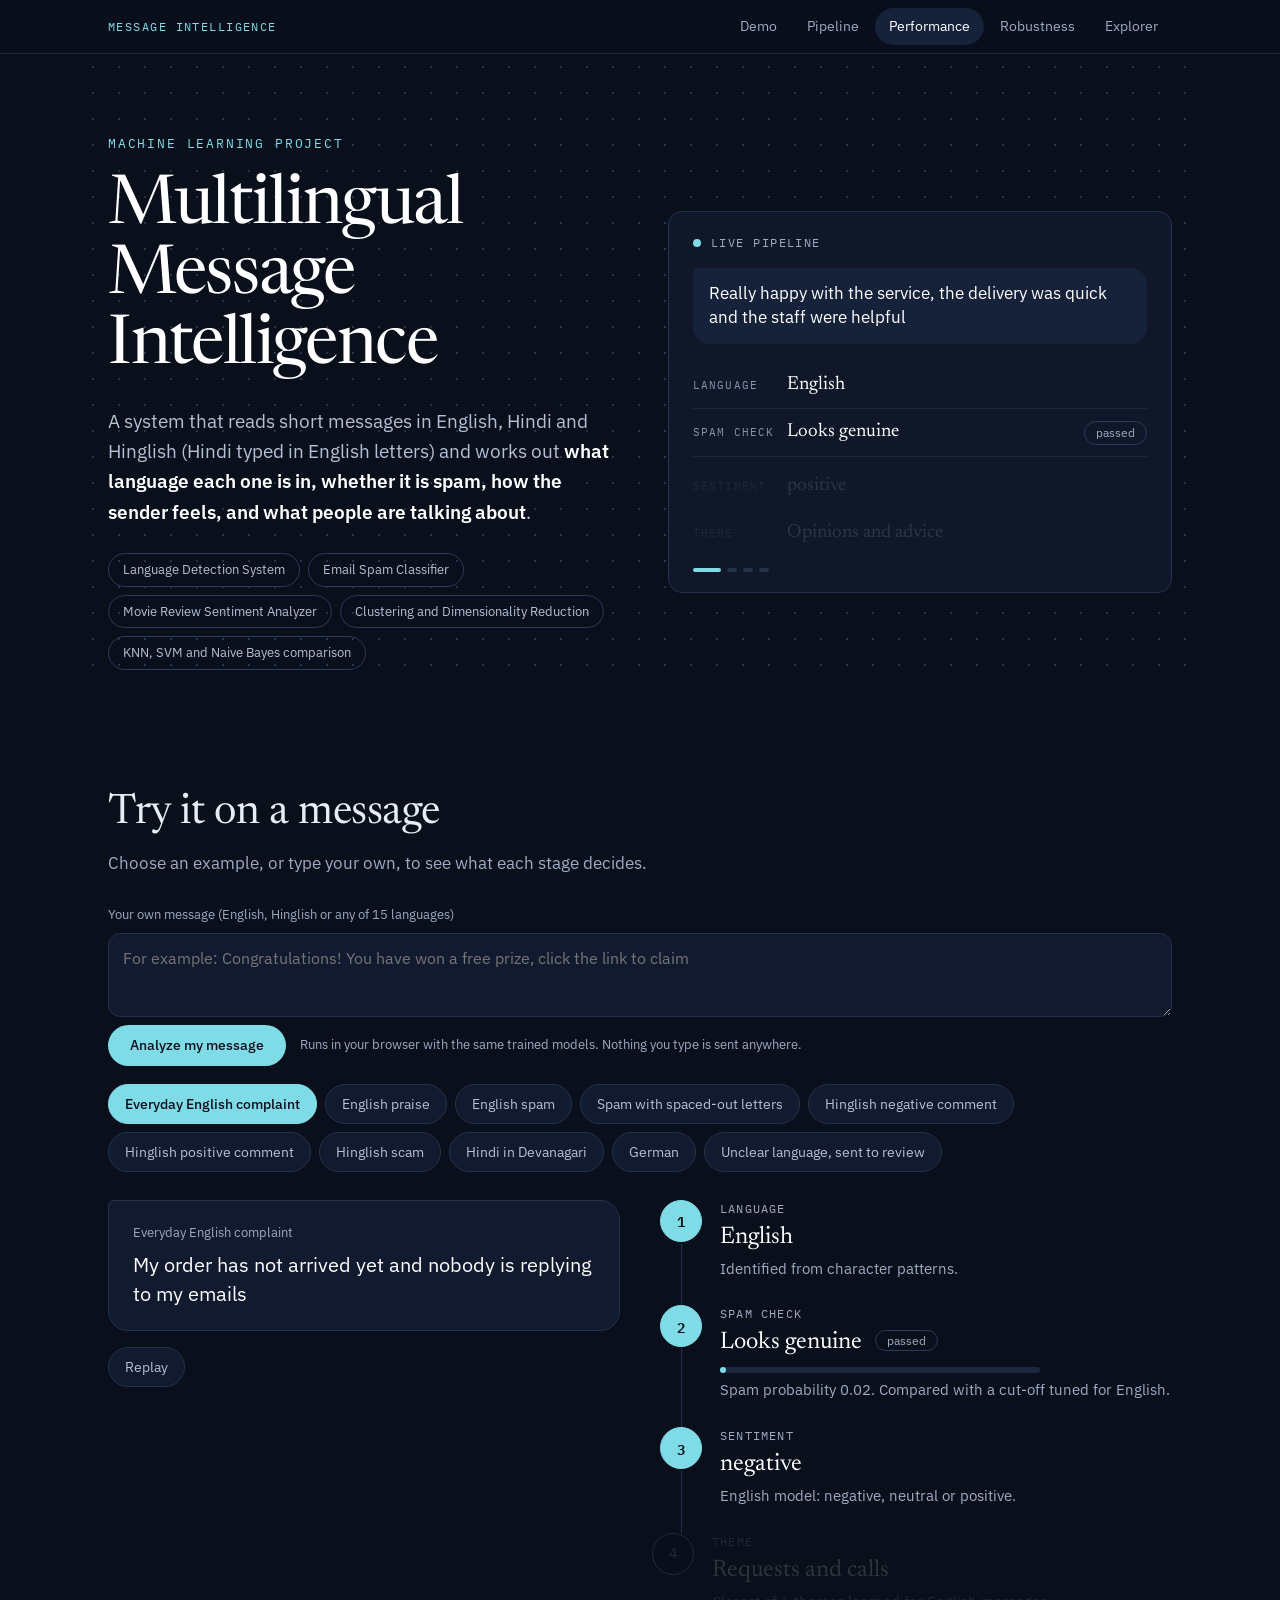
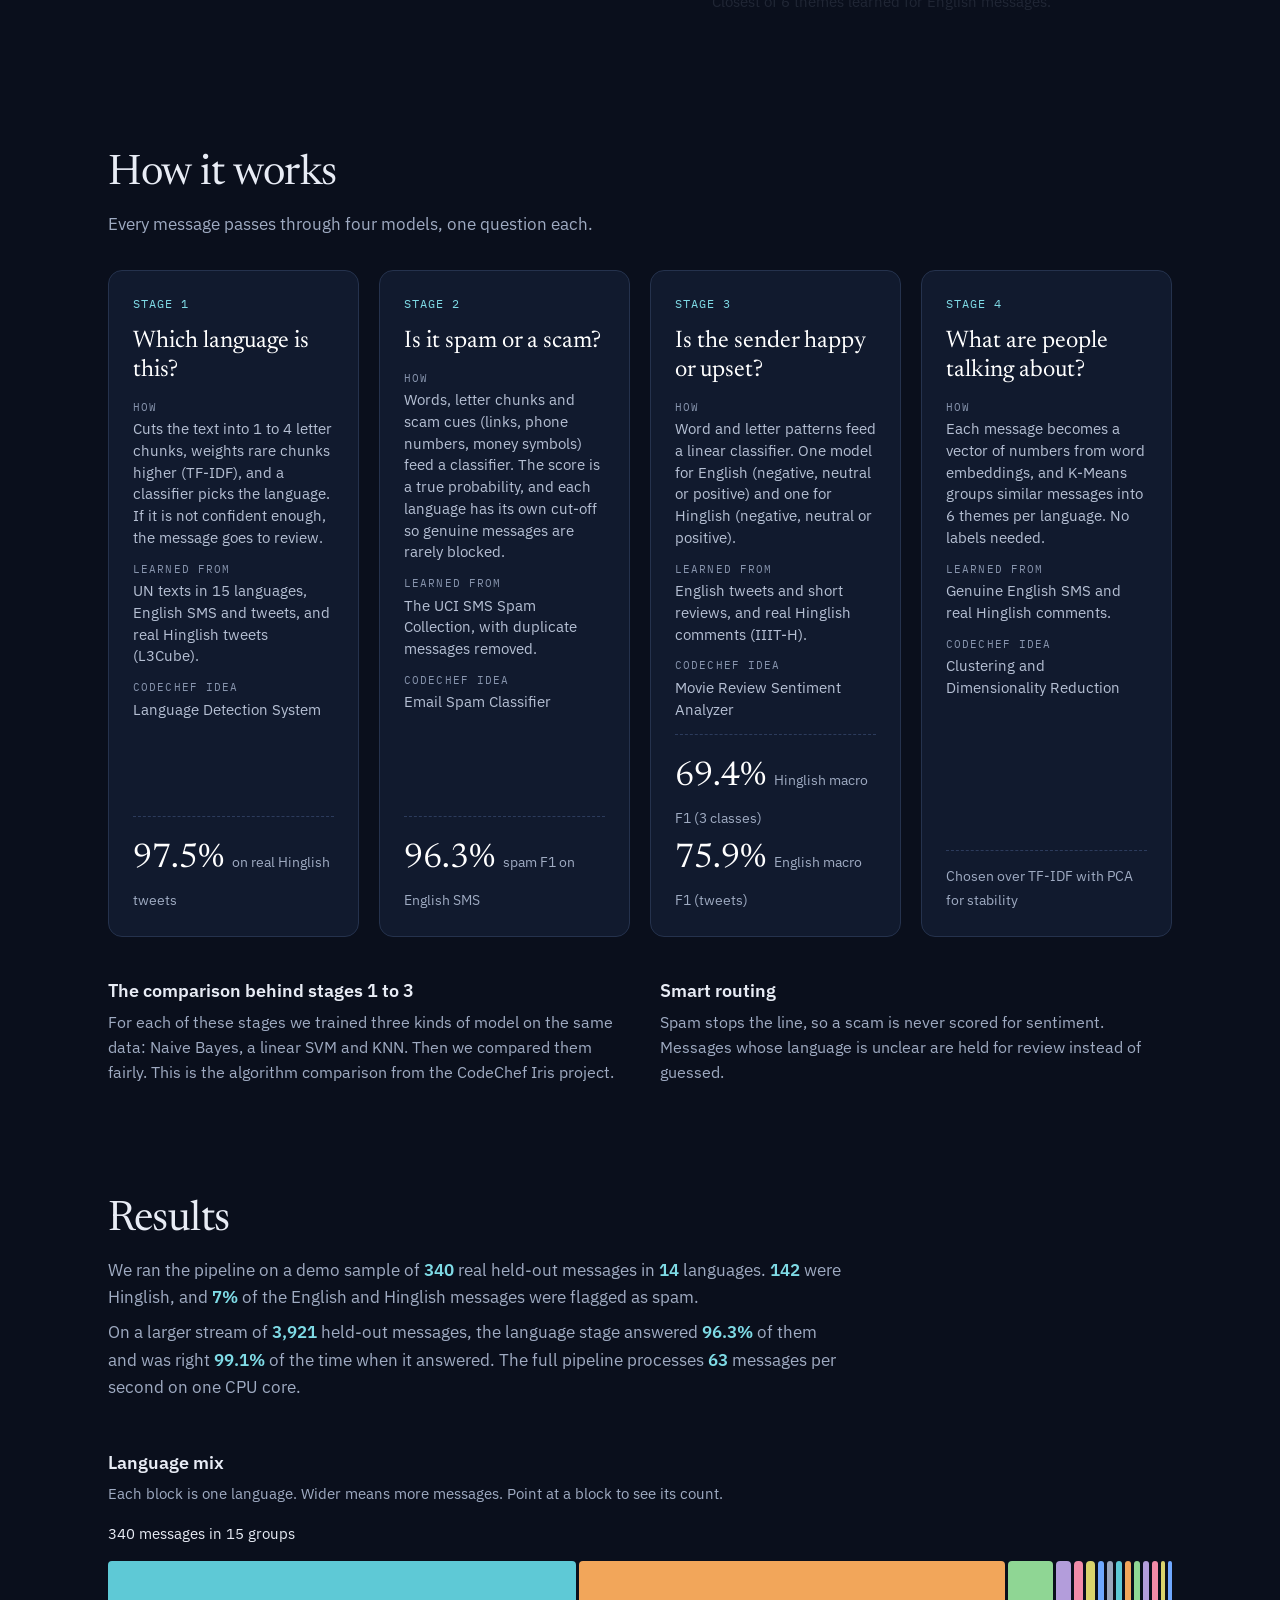
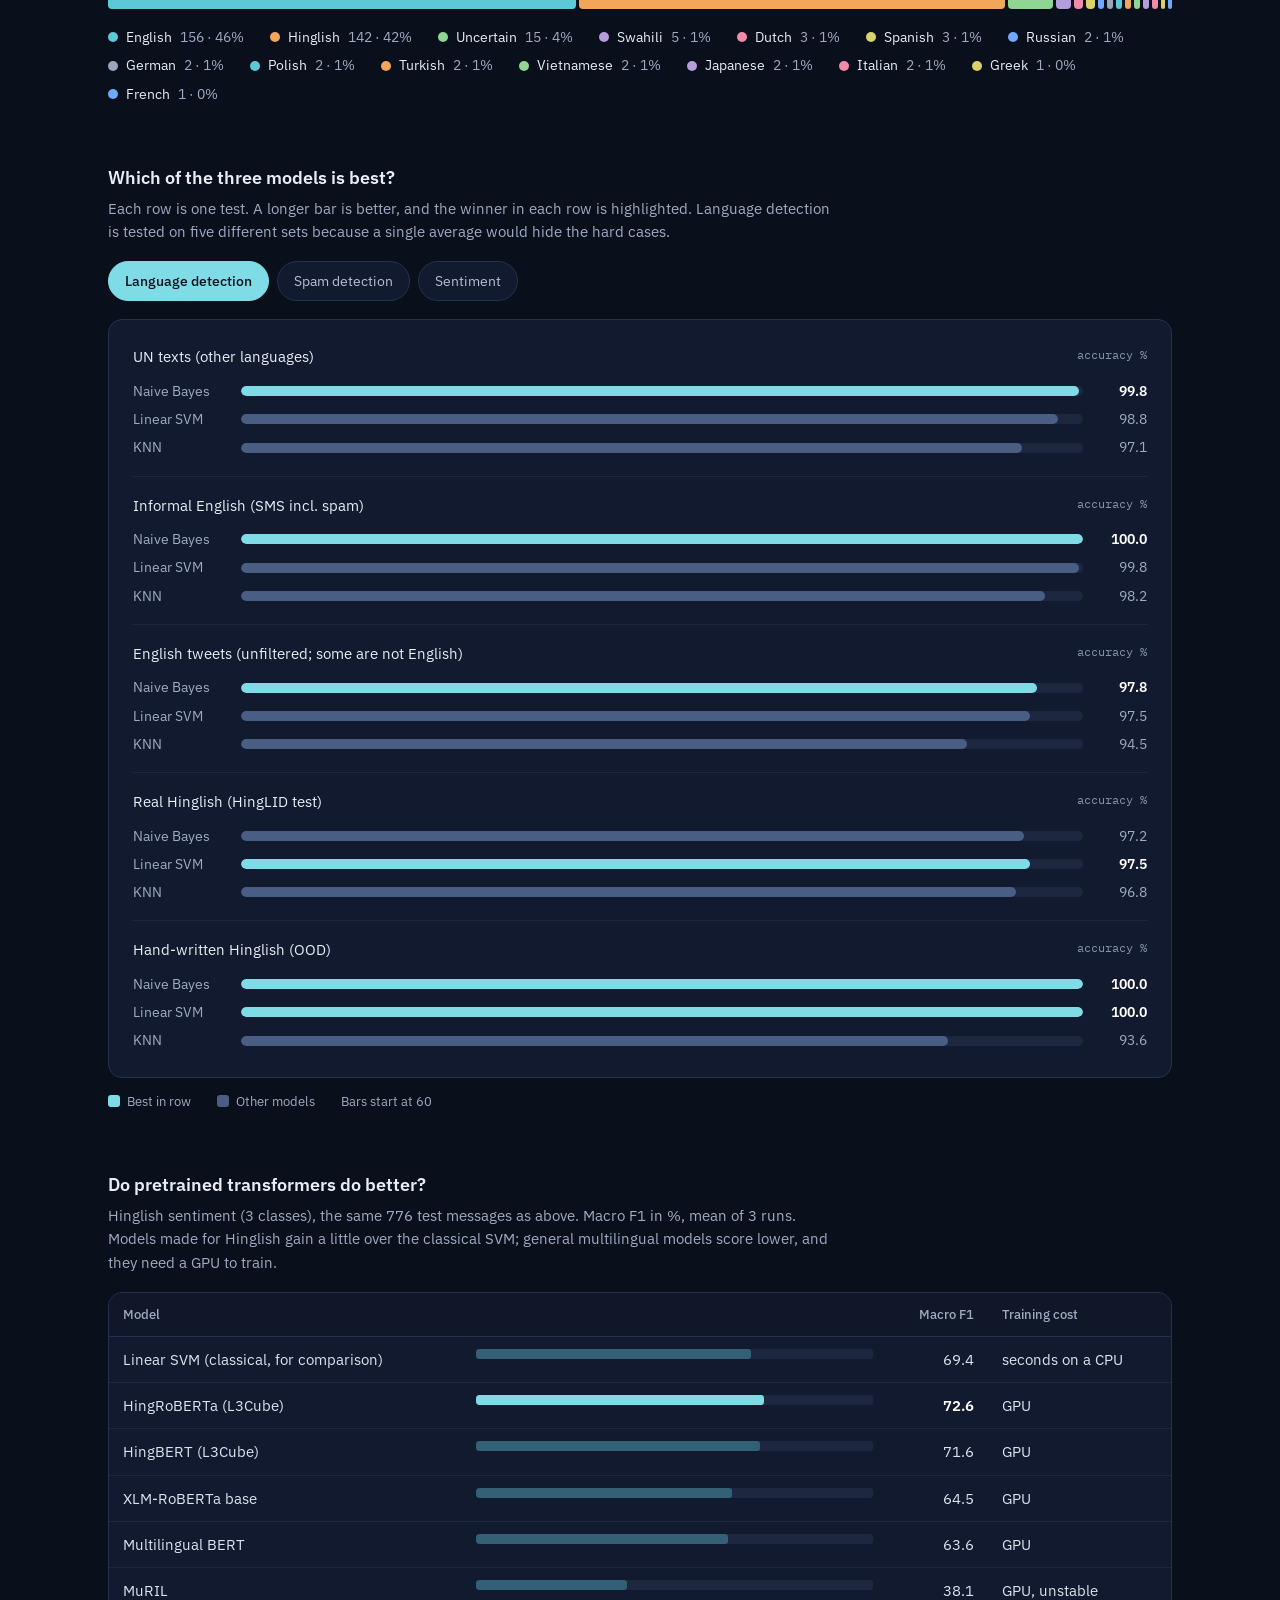
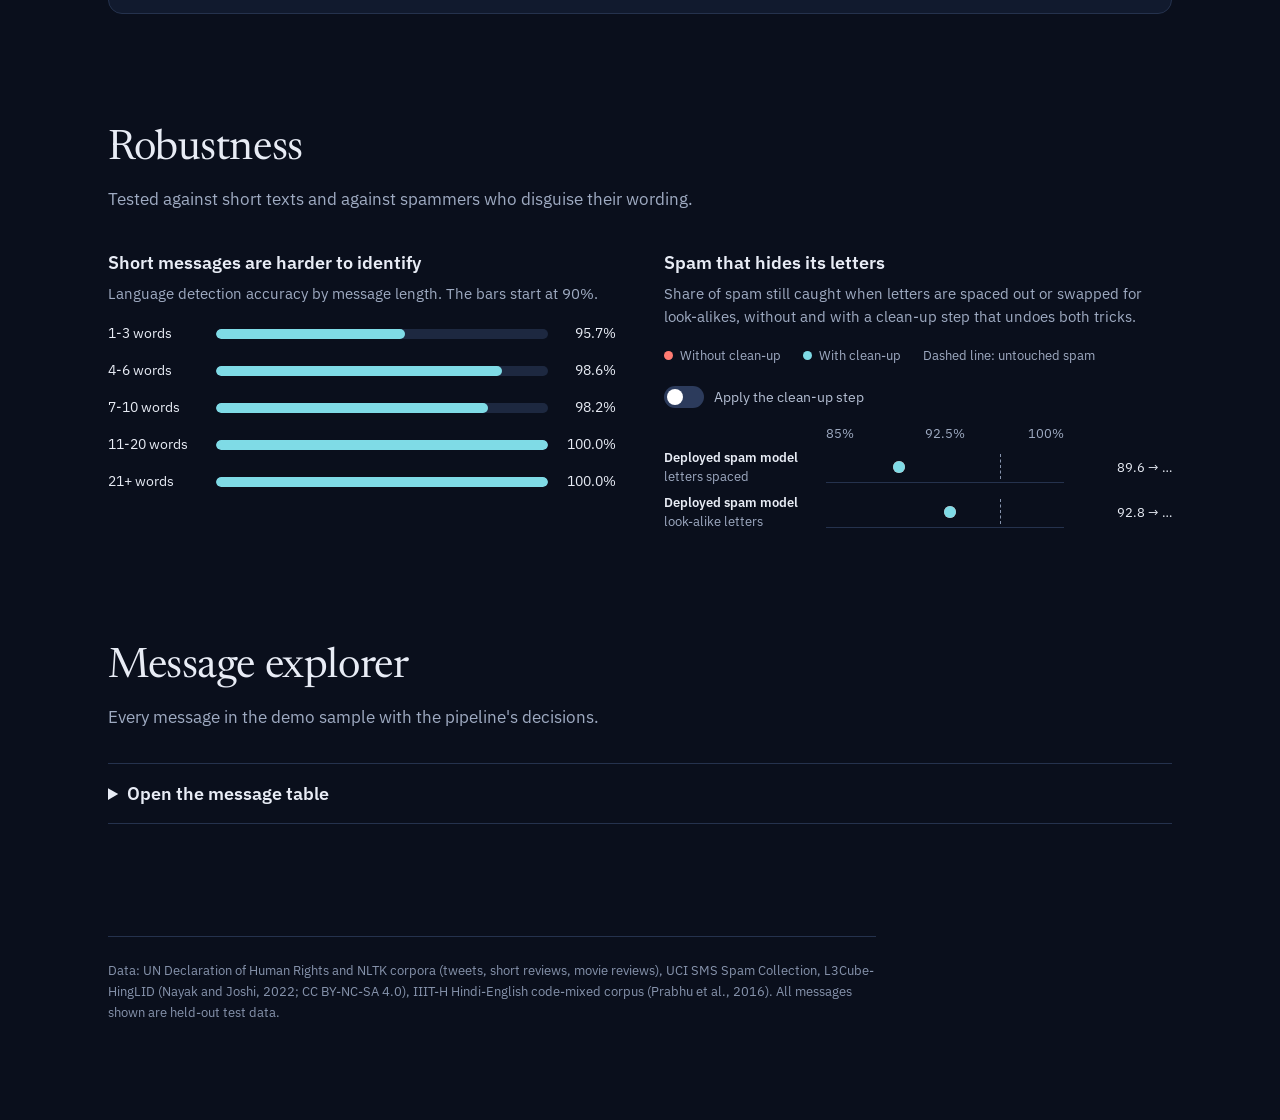
<file: site/bundle.html>
<!doctype html>
<html lang="en">
<head>
<meta charset="utf-8">
<meta name="viewport" content="width=device-width, initial-scale=1">
<title>Multilingual Message Intelligence</title>
<meta name="description" content="Language identification, spam detection, sentiment analysis and theme discovery for short English, Hindi and Hinglish messages.">
<link rel="preconnect" href="https://fonts.googleapis.com">
<link rel="preconnect" href="https://fonts.gstatic.com" crossorigin>
<link rel="stylesheet" href="https://fonts.googleapis.com/css2?family=IBM+Plex+Mono:wght@400;500&family=IBM+Plex+Sans:wght@400;500;600&family=Newsreader:ital,opsz,wght@0,6..72,400;0,6..72,500;1,6..72,400&display=swap">
<style>
:root{color-scheme:dark}
*{box-sizing:border-box}
html{scroll-behavior:smooth}
body{margin:0;background:#0a0f1c;color:#e8ecf5;font-family:'IBM Plex Sans',system-ui,sans-serif;line-height:1.5}
a{color:#7fdbe6;text-decoration:none}a:hover{color:#bdf0f5}
button{font-family:inherit}
h1,h2,h3,p,ol,ul{margin:0}
@keyframes up{from{opacity:0;transform:translateY(18px)}to{opacity:1;transform:none}}
@keyframes pulse{0%{box-shadow:0 0 0 0 rgba(127,219,230,.55)}100%{box-shadow:0 0 0 10px rgba(127,219,230,0)}}
.rv{opacity:0;transform:translateY(26px);transition:opacity .8s cubic-bezier(.2,.7,.2,1),transform .8s cubic-bezier(.2,.7,.2,1)}
.rv.in{opacity:1;transform:none}
.topbar{position:sticky;top:0;z-index:20;background:rgba(10,15,28,.86);backdrop-filter:blur(12px);border-bottom:1px solid #1d2840}
.topbar .in-{max-width:1120px;margin:0 auto;padding:8px 28px;display:flex;align-items:center;gap:16px;flex-wrap:wrap}
.brand{font-family:'IBM Plex Mono',monospace;font-size:12px;letter-spacing:.12em;color:#7fdbe6;white-space:nowrap}
.nav{display:flex;flex-wrap:wrap;gap:2px;margin-left:auto}
.nav a{color:#9fabc2;font-size:14px;padding:8px 14px;border-radius:999px;white-space:nowrap;transition:color .2s,background .2s}
.nav a:hover,.nav a.on{color:#fff;background:#16213a}
.wrap{max-width:1120px;margin:0 auto;padding:0 28px 96px;display:flex;flex-direction:column;gap:112px}
section{scroll-margin-top:80px}
.h2{font-family:'Newsreader',Georgia,serif;font-weight:400;font-size:42px;line-height:1.1;letter-spacing:-.01em;color:#e8ecf5}
.intro{margin-top:14px;max-width:46rem;color:#9fabc2;font-size:17px;line-height:1.6}
.num{color:#7fdbe6;font-weight:600}
.h3{font-size:18px;font-weight:600;color:#e8ecf5}
.hint{margin:6px 0 18px;max-width:46rem;color:#9fabc2;font-size:15px;line-height:1.55}
.mono{font-family:'IBM Plex Mono',monospace}
.chip{font-size:14px;color:#b6c0d4;background:#111a2e;border:1px solid #25324d;border-radius:999px;padding:9px 16px;cursor:pointer;min-height:40px;transition:color .2s,border-color .2s,background .25s,transform .2s}
.chip:hover{color:#fff;border-color:#3a4c72;transform:translateY(-1px)}
.chip[aria-pressed=true]{color:#0a0f1c;background:#7fdbe6;border-color:#7fdbe6;font-weight:500}
.chip:focus-visible,.nav a:focus-visible,summary:focus-visible,input:focus-visible,textarea:focus-visible,.th:focus-visible,.go:focus-visible{outline:2px solid #7fdbe6;outline-offset:2px}
.panel{background:#111a2e;border:1px solid #25324d;border-radius:14px}
.card{transition:transform .3s cubic-bezier(.2,.7,.2,1),border-color .3s;padding:24px;display:flex;flex-direction:column;gap:14px}
.card:hover{transform:translateY(-4px);border-color:#3f6f7a}
.card .k{font-family:'IBM Plex Mono',monospace;font-size:12px;color:#7fdbe6;letter-spacing:.08em}
.card .ask{font-family:'Newsreader',Georgia,serif;font-size:24px;line-height:1.2;color:#fff}
.card .body{font-size:14.5px;color:#b6c0d4;display:flex;flex-direction:column;gap:12px}
.card .lab{font-family:'IBM Plex Mono',monospace;font-size:11px;letter-spacing:.1em;text-transform:uppercase;color:#8794ad;margin-bottom:3px}
.card .score{margin-top:auto;padding-top:14px;border-top:1px dashed #2c3b5c;font-size:14px;color:#9fabc2;line-height:1.7}
.card .score b{font-family:'Newsreader',Georgia,serif;font-weight:400;font-size:34px;color:#fff;margin-right:8px}
table{width:100%;border-collapse:collapse;font-size:14.5px;color:#dbe2ef}
th{position:sticky;top:0;background:#0f1729;text-align:left;font-weight:500;color:#9fabc2;padding:12px 14px;border-bottom:1px solid #25324d;font-size:13px}
td{padding:12px 14px;border-bottom:1px solid #1d2840;vertical-align:top;line-height:1.45}
tbody tr{transition:background .15s}tbody tr:hover{background:#16213a}tbody tr:last-child td{border-bottom:0}
.th{all:unset;cursor:pointer;color:#9fabc2}.th:hover{color:#fff}
.pill{display:inline-block;padding:2px 11px;border-radius:999px;font-size:12px;white-space:nowrap}
.pill.spam{color:#ff9d96;background:rgba(255,123,114,.14)}.pill.ham{color:#9fabc2;border:1px solid #2c3b5c}.pill.na{color:#9fabc2;border:1px dashed #2c3b5c}
.ein{animation:up .9s cubic-bezier(.2,.7,.2,1) both}
.dotgrid{background-image:radial-gradient(#25324d 1px,transparent 1px);background-size:26px 26px}
.live{display:inline-block;width:8px;height:8px;border-radius:50%;background:#7fdbe6;animation:pulse 1.8s ease-out infinite}
.hero{padding:80px 28px 8px;margin:0 -28px;display:grid;grid-template-columns:repeat(auto-fit,minmax(min(100%,460px),1fr));gap:56px;align-items:center}
.hero h1{margin-top:18px;font-family:'Newsreader',Georgia,serif;font-weight:400;font-size:68px;line-height:1.03;letter-spacing:-.02em;color:#fff;max-width:12ch}
.hero .lede{margin-top:24px;max-width:36rem;font-size:19px;line-height:1.6;color:#b6c0d4}
.ideas{display:flex;flex-wrap:wrap;gap:8px;margin-top:26px}
.ideas span{font-size:13px;color:#b6c0d4;border:1px solid #2c3b5c;border-radius:999px;padding:6px 14px}
.heroCard{padding:22px 24px 20px;background:#0f1729}
.bubble{background:#16213a;border-radius:4px 16px 16px 16px;padding:14px 16px;min-height:66px;font-size:16.5px;line-height:1.45;color:#fff;word-break:break-word}
.hrow{display:flex;align-items:center;gap:12px;padding:9px 0;border-bottom:1px solid #1d2840;transition:opacity .4s,transform .4s}
.hrow .n{font-family:'IBM Plex Mono',monospace;font-size:11px;letter-spacing:.1em;text-transform:uppercase;color:#8794ad;width:82px;flex:none}
.hrow .r{font-family:'Newsreader',Georgia,serif;font-size:19px}
.hrow .pill{margin-left:auto}
.dots{display:flex;gap:6px;margin-top:16px}.dots i{height:4px;border-radius:2px;transition:all .4s;background:#25324d;width:10px}.dots i.on{background:#7fdbe6;width:28px}
.own{display:flex;flex-direction:column;gap:8px;margin:28px 0 18px}
.own label{font-size:13px;color:#9fabc2}
.own textarea{font:inherit;font-size:16px;color:#e8ecf5;background:#111a2e;border:1px solid #25324d;border-radius:12px;padding:12px 14px;min-height:84px;resize:vertical;width:100%}
.own .row{display:flex;align-items:center;gap:14px;flex-wrap:wrap}
.go{font:inherit;font-size:14px;font-weight:500;color:#0a0f1c;background:#7fdbe6;border:0;border-radius:999px;padding:10px 22px;cursor:pointer;transition:transform .2s,background .2s}
.go:hover{background:#a9ecf3;transform:translateY(-1px)}.go[disabled]{opacity:.55;cursor:default;transform:none}
.own .note{font-size:13px;color:#9fabc2}
.wk{margin-top:28px;display:grid;grid-template-columns:repeat(auto-fit,minmax(min(100%,420px),1fr));gap:40px;align-items:start}
.wmsg{padding:22px 24px;border-radius:6px 20px 20px 20px}
.wmsg small{display:block;font-size:13px;color:#9fabc2;margin-bottom:8px}
.wmsg div{font-size:20px;line-height:1.45;color:#fff;word-break:break-word}
.tl{list-style:none;padding:0;display:flex;flex-direction:column}
.tl li{display:grid;grid-template-columns:44px 1fr;gap:16px;position:relative;transition:opacity .45s,transform .45s;opacity:.15;transform:translateX(-8px)}
.tl li.on{opacity:1;transform:none}
.tl li:not(:last-child)::before{content:"";position:absolute;left:21px;top:44px;bottom:0;width:1px;background:#25324d}
.tl .c{width:42px;height:42px;border-radius:50%;display:grid;place-items:center;font-family:'IBM Plex Mono',monospace;font-size:14px;background:#0a0f1c;border:1px solid #7fdbe6;color:#7fdbe6;transition:background .4s,color .4s}
.tl li.on .c{background:#7fdbe6;color:#0a0f1c;font-weight:600}
.tl li.skip .c{border:1px dashed #3a4c72;color:#8794ad;background:#0a0f1c}
.tl .st{padding-bottom:26px}
.tl .nm{font-family:'IBM Plex Mono',monospace;font-size:12px;letter-spacing:.1em;text-transform:uppercase;color:#9fabc2}
.tl .res{margin-top:4px;font-family:'Newsreader',Georgia,serif;font-size:24px;line-height:1.25;color:#fff}
.tl li.skip .res{color:#8794ad}
.tl .res .pill{font-family:'IBM Plex Sans',system-ui,sans-serif;margin-left:8px;vertical-align:3px}
.tl .why{margin-top:6px;font-size:14.5px;color:#9fabc2;line-height:1.5}
.meter{margin-top:10px;max-width:320px;height:6px;border-radius:3px;background:#1d2840;position:relative}
.meter i{position:absolute;left:0;top:0;bottom:0;border-radius:3px;width:0;transition:width .9s cubic-bezier(.2,.7,.2,1) .15s}
.grid4{margin-top:32px;display:grid;grid-template-columns:repeat(auto-fit,minmax(min(100%,250px),1fr));gap:20px}
.two{margin-top:40px;display:grid;grid-template-columns:repeat(auto-fit,minmax(min(100%,320px),1fr));gap:40px;font-size:15.5px}
.two p{color:#9fabc2;line-height:1.6;margin-top:6px}
.seg{display:flex;gap:3px;height:48px}
.seg span{min-width:0;border-radius:4px;transition:flex-grow .9s cubic-bezier(.2,.7,.2,1),opacity .2s,transform .2s;cursor:pointer;flex:0 1 0}
.seg span.g{min-width:4px}
.legend{display:flex;flex-wrap:wrap;gap:8px 26px;margin-top:18px;font-size:13.5px}
.legend div{display:flex;align-items:center;gap:8px;cursor:pointer;transition:opacity .2s}
.legend i{display:inline-block;width:10px;height:10px;border-radius:50%}
.legend em{font-style:normal;color:#9fabc2}
.cmprow{padding:18px 0;border-bottom:1px solid #1d2840}.cmprow:last-child{border-bottom:0}
.cmprow .top{display:flex;flex-wrap:wrap;justify-content:space-between;gap:4px 16px;margin-bottom:12px}
.cmprow .top span:first-child{font-size:15px}.cmprow .top span:last-child{font-size:12px;color:#8794ad;font-family:'IBM Plex Mono',monospace}
.bars{display:grid;grid-template-columns:96px 1fr 52px;gap:8px 12px;align-items:center;font-size:13.5px}
.bars .t{height:10px;border-radius:5px;background:#1d2840;overflow:hidden}
.bars .t i{display:block;height:100%;border-radius:5px;width:0;transition:width .9s cubic-bezier(.2,.7,.2,1);background:#4a5d82}
.bars .t i.best{background:#7fdbe6}
.bars .v{text-align:right;font-variant-numeric:tabular-nums;color:#9fabc2}.bars .v.best{color:#fff;font-weight:600}
.key{display:flex;flex-wrap:wrap;gap:8px 26px;margin-top:14px;font-size:13px;color:#9fabc2}
.key i{display:inline-block;width:12px;height:12px;border-radius:3px;vertical-align:-1px;margin-right:7px}
.tb{display:block;height:10px;border-radius:3px;background:#1d2840;overflow:hidden}.tb i{display:block;height:100%;border-radius:3px;width:0;transition:width .9s cubic-bezier(.2,.7,.2,1)}
.twocol{margin-top:36px;display:grid;grid-template-columns:repeat(auto-fit,minmax(min(100%,440px),1fr));gap:48px}
.lens{display:grid;grid-template-columns:96px 1fr 56px;gap:16px 12px;align-items:center;font-size:14px}
.lens .t{height:10px;background:#1d2840;border-radius:5px;overflow:hidden}.lens .t i{display:block;height:100%;width:0;border-radius:5px;background:#7fdbe6;transition:width .9s cubic-bezier(.2,.7,.2,1)}
.lens .v{text-align:right;font-variant-numeric:tabular-nums}
.dbk{display:flex;flex-wrap:wrap;align-items:center;gap:6px 22px;font-size:13px;color:#9fabc2;margin-bottom:14px}
.dbk i{display:inline-block;width:9px;height:9px;border-radius:50%;margin-right:7px}
.switch{display:inline-flex;align-items:center;gap:10px;cursor:pointer;font-size:14px;color:#b6c0d4;background:none;border:0;padding:6px 0}
.switch .tr{display:inline-block;width:40px;height:22px;border-radius:11px;position:relative;transition:background .3s;background:#2c3b5c}
.switch .tr i{position:absolute;top:3px;left:3px;width:16px;height:16px;border-radius:50%;background:#fff;transition:left .3s}
.switch[aria-pressed=true] .tr{background:#7fdbe6}.switch[aria-pressed=true] .tr i{left:21px}
.db{display:grid;grid-template-columns:150px 1fr 96px;gap:6px 12px;align-items:center;font-size:13px;margin-top:10px}
.db .ax{position:relative;height:18px;color:#9fabc2}.db .ax span{position:absolute}
.db .trk{position:relative;height:32px;border-bottom:1px solid #25324d}
.db .cl{position:absolute;left:73.3%;top:3px;bottom:3px;border-left:1px dashed #8794ad}
.db .ln{position:absolute;top:50%;height:2px;margin-top:-1px;background:#3a4c72;transition:width .8s cubic-bezier(.2,.7,.2,1)}
.db .pt{position:absolute;top:50%;width:12px;height:12px;margin:-6px 0 0 -6px;border-radius:50%}
.db .red{background:#ff7b72}.db .teal{background:#7fdbe6;transition:left .8s cubic-bezier(.2,.7,.2,1)}
.db .txt{text-align:right;color:#e8ecf5;font-variant-numeric:tabular-nums}
details{margin-top:32px;border-top:1px solid #25324d;border-bottom:1px solid #25324d;padding:16px 0}
summary{cursor:pointer;font-size:18px;font-weight:600;color:#e8ecf5}
.bar{display:flex;flex-wrap:wrap;gap:12px;align-items:center;margin:22px 0 14px}
.bar .chips{display:flex;flex-wrap:wrap;gap:6px}
.bar input{margin-left:auto;font:inherit;font-size:14px;color:#e8ecf5;background:#111a2e;border:1px solid #25324d;border-radius:10px;padding:10px 14px;min-width:min(100%,260px)}
.tw{overflow:auto;max-height:560px}
footer{font-size:13px;color:#8794ad;max-width:48rem;line-height:1.6;border-top:1px solid #25324d;padding-top:24px}
@media (max-width:640px){.hero h1{font-size:46px}.h2{font-size:34px}.hero{padding-top:48px}.db{grid-template-columns:110px 1fr 84px}}
@media (prefers-reduced-motion:reduce){html{scroll-behavior:auto}*{transition:none!important;animation:none!important}.rv{opacity:1;transform:none}}
.slip.w.stale,#tl.stale{opacity:.32;transition:opacity .15s}
</style>
</head>
<body>

<div class="topbar"><div class="in-">
<span class="brand">MESSAGE INTELLIGENCE</span>
<nav class="nav" aria-label="Sections"><a href="#s3" data-s="s3">Demo</a><a href="#s2" data-s="s2">Pipeline</a><a href="#s4" data-s="s4">Performance</a><a href="#s5" data-s="s5">Robustness</a><a href="#s6" data-s="s6">Explorer</a></nav>
</div></div>

<div class="wrap">

<header class="hero dotgrid">
<div>
<div class="mono ein" style="font-size:13px;letter-spacing:.14em;text-transform:uppercase;color:#7fdbe6">Machine Learning Project</div>
<h1 class="ein" style="animation-delay:.08s">Multilingual Message Intelligence</h1>
<p class="lede ein" style="animation-delay:.18s">A system that reads short messages in English, Hindi and Hinglish (Hindi typed in English letters) and works out <b style="color:#fff;font-weight:600">what language each one is in, whether it is spam, how the sender feels, and what people are talking about</b>.</p>
<div class="ideas ein" style="animation-delay:.28s" aria-label="CodeChef project ideas combined">
<span>Language Detection System</span><span>Email Spam Classifier</span><span>Movie Review Sentiment Analyzer</span><span>Clustering and Dimensionality Reduction</span><span>KNN, SVM and Naive Bayes comparison</span>
</div>
</div>
<div class="panel heroCard ein" style="animation-delay:.3s" aria-label="Automatic demonstration of the pipeline">
<div style="display:flex;align-items:center;gap:10px;margin-bottom:16px"><span class="live"></span><span class="mono" style="font-size:12px;letter-spacing:.12em;color:#9fabc2">LIVE PIPELINE</span></div>
<div class="bubble" id="h-msg"></div>
<div id="h-rows" style="margin-top:18px"></div>
<div class="dots" id="h-dots" aria-hidden="true"></div>
</div>
</header>

<section id="s3" class="rv">
<h2 class="h2">Try it on a message</h2>
<p class="intro">Choose an example, or type your own, to see what each stage decides.</p>
<div class="own">
<label for="own-t">Your own message (English, Hinglish or any of 15 languages)</label>
<textarea id="own-t" maxlength="600" placeholder="For example: Congratulations! You have won a free prize, click the link to claim"></textarea>
<div class="row"><button class="go" id="own-go" type="button">Analyze my message</button><span class="note" id="own-note">Runs in your browser with the same trained models. Nothing you type is sent anywhere.</span></div>
</div>
<div style="display:flex;flex-wrap:wrap;gap:8px" role="group" aria-label="Example messages" id="chips"></div>
<div class="wk">
<div>
<div class="panel wmsg"><small id="w-title"></small><div id="w-msg"></div></div>
<button class="chip" style="margin-top:16px" id="replay" type="button">Replay</button>
</div>
<ol class="tl" id="tl"></ol>
</div>
</section>

<section id="s2" class="rv">
<h2 class="h2">How it works</h2>
<p class="intro">Every message passes through four models, one question each.</p>
<div class="grid4">
<div class="panel card"><span class="k">STAGE 1</span><span class="ask">Which language is this?</span>
<div class="body"><div><div class="lab">How</div>Cuts the text into 1 to 4 letter chunks, weights rare chunks higher (TF-IDF), and a classifier picks the language. If it is not confident enough, the message goes to review.</div><div><div class="lab">Learned from</div>UN texts in 15 languages, English SMS and tweets, and real Hinglish tweets (L3Cube).</div><div><div class="lab">CodeChef idea</div>Language Detection System</div></div>
<div class="score"><b>97.5%</b>on real Hinglish tweets</div></div>
<div class="panel card"><span class="k">STAGE 2</span><span class="ask">Is it spam or a scam?</span>
<div class="body"><div><div class="lab">How</div>Words, letter chunks and scam cues (links, phone numbers, money symbols) feed a classifier. The score is a true probability, and each language has its own cut-off so genuine messages are rarely blocked.</div><div><div class="lab">Learned from</div>The UCI SMS Spam Collection, with duplicate messages removed.</div><div><div class="lab">CodeChef idea</div>Email Spam Classifier</div></div>
<div class="score"><b>96.3%</b>spam F1 on English SMS</div></div>
<div class="panel card"><span class="k">STAGE 3</span><span class="ask">Is the sender happy or upset?</span>
<div class="body"><div><div class="lab">How</div>Word and letter patterns feed a linear classifier. One model for English (negative, neutral or positive) and one for Hinglish (negative, neutral or positive).</div><div><div class="lab">Learned from</div>English tweets and short reviews, and real Hinglish comments (IIIT-H).</div><div><div class="lab">CodeChef idea</div>Movie Review Sentiment Analyzer</div></div>
<div class="score"><b>69.4%</b>Hinglish macro F1 (3 classes)<br><b>75.9%</b>English macro F1 (tweets)</div></div>
<div class="panel card"><span class="k">STAGE 4</span><span class="ask">What are people talking about?</span>
<div class="body"><div><div class="lab">How</div>Each message becomes a vector of numbers from word embeddings, and K-Means groups similar messages into 6 themes per language. No labels needed.</div><div><div class="lab">Learned from</div>Genuine English SMS and real Hinglish comments.</div><div><div class="lab">CodeChef idea</div>Clustering and Dimensionality Reduction</div></div>
<div class="score">Chosen over TF-IDF with PCA for stability</div></div>
</div>
<div class="two">
<div><h3 class="h3">The comparison behind stages 1 to 3</h3><p>For each of these stages we trained three kinds of model on the same data: Naive Bayes, a linear SVM and KNN. Then we compared them fairly. This is the algorithm comparison from the CodeChef Iris project.</p></div>
<div><h3 class="h3">Smart routing</h3><p>Spam stops the line, so a scam is never scored for sentiment. Messages whose language is unclear are held for review instead of guessed.</p></div>
</div>
</section>

<section id="s4" class="rv">
<h2 class="h2">Results</h2>
<p class="intro">We ran the pipeline on a demo sample of <span class="num" id="k-m">340</span> real held-out messages in <span class="num" id="k-l">14</span> languages. <span class="num" id="k-h">142</span> were Hinglish, and <span class="num" id="k-s">7%</span> of the English and Hinglish messages were flagged as spam.</p>
<p class="intro" style="margin-top:8px">On a larger stream of <span class="num">3,921</span> held-out messages, the language stage answered <span class="num">96.3%</span> of them and was right <span class="num">99.1%</span> of the time when it answered. The full pipeline processes <span class="num">63</span> messages per second on one CPU core.</p>

<div style="margin-top:48px">
<h3 class="h3">Language mix</h3>
<p class="hint">Each block is one language. Wider means more messages. Point at a block to see its count.</p>
<div style="min-height:28px;font-size:15px;color:#e8ecf5;margin-bottom:10px" id="mix-read"></div>
<div class="seg" id="seg"></div>
<div class="legend" id="legend"></div>
</div>

<div style="margin-top:60px">
<h3 class="h3">Which of the three models is best?</h3>
<p class="hint">Each row is one test. A longer bar is better, and the winner in each row is highlighted. Language detection is tested on five different sets because a single average would hide the hard cases.</p>
<div style="display:flex;flex-wrap:wrap;gap:8px;margin-bottom:18px" role="group" aria-label="Choose a task" id="tabs"></div>
<div class="panel" style="padding:8px 24px" id="cmp"></div>
<div class="key"><span><i style="background:#7fdbe6"></i>Best in row</span><span><i style="background:#4a5d82"></i>Other models</span><span>Bars start at 60</span></div>
</div>

<div style="margin-top:60px">
<h3 class="h3">Do pretrained transformers do better?</h3>
<p class="hint">Hinglish sentiment (3 classes), the same 776 test messages as above. Macro F1 in %, mean of 3 runs. Models made for Hinglish gain a little over the classical SVM; general multilingual models score lower, and they need a GPU to train.</p>
<div class="panel" style="overflow-x:auto"><table style="min-width:560px"><thead><tr><th>Model</th><th></th><th style="text-align:right">Macro F1</th><th>Training cost</th></tr></thead><tbody id="trf"></tbody></table></div>
</div>
</section>

<section id="s5" class="rv">
<h2 class="h2">Robustness</h2>
<p class="intro">Tested against short texts and against spammers who disguise their wording.</p>
<div class="twocol">
<div>
<h3 class="h3">Short messages are harder to identify</h3>
<p class="hint">Language detection accuracy by message length. The bars start at 90%.</p>
<div class="lens" id="lens"></div>
</div>
<div>
<h3 class="h3">Spam that hides its letters</h3>
<p class="hint">Share of spam still caught when letters are spaced out or swapped for look-alikes, without and with a clean-up step that undoes both tricks.</p>
<div class="dbk"><span><i style="background:#ff7b72"></i>Without clean-up</span><span><i style="background:#7fdbe6"></i>With clean-up</span><span>Dashed line: untouched spam</span></div>
<button class="switch" id="clean" type="button" aria-pressed="false"><span class="tr"><i></i></span>Apply the clean-up step</button>
<div class="db" id="db"></div>
</div>
</div>
</section>

<section id="s6" class="rv">
<h2 class="h2">Message explorer</h2>
<p class="intro">Every message in the demo sample with the pipeline's decisions.</p>
<details>
<summary>Open the message table</summary>
<div class="bar"><div class="chips" role="group" aria-label="Filter messages" id="filters"></div><input type="search" id="q" aria-label="Search messages or themes" placeholder="Search messages or themes"></div>
<div style="font-size:13px;color:#9fabc2;margin-bottom:10px" id="count">Loading messages…</div>
<div class="panel tw"><table style="min-width:760px"><thead><tr>
<th><button class="th" data-s="id">ID</button></th><th><button class="th" data-s="message">Message</button></th><th><button class="th" data-s="language">Language</button></th><th><button class="th" data-s="spam">Spam check</button></th><th><button class="th" data-s="sentiment">Sentiment</button></th><th><button class="th" data-s="theme">Theme</button></th>
</tr></thead><tbody id="rows"></tbody></table></div>
</details>
</section>

<footer>Data: UN Declaration of Human Rights and NLTK corpora (tweets, short reviews, movie reviews), UCI SMS Spam Collection, L3Cube-HingLID (Nayak and Joshi, 2022; CC BY-NC-SA 4.0), IIIT-H Hindi-English code-mixed corpus (Prabhu et al., 2016). All messages shown are held-out test data.</footer>

</div>

<script>/* In-browser port of the Python pipeline (src/pipeline.py): language -> spam -> sentiment -> theme.
 * Weights come from scripts/export_web_models.py. Parity with Python is checked by scripts/web_parity.py.
 * Works in a browser (global MIEngine) and in Node (module.exports). */
(function (root) {
  const WORD = /[\p{L}\p{N}_]{2,}/gu;
  const W = "[\\p{L}\\p{N}_]";           // Python \w (Unicode)
  const D = "\\p{Nd}";
  const REV = { "а": "a", "е": "e", "о": "o", "р": "p", "с": "c", "х": "x", "у": "y", "і": "i" };

  function bytes(b64) {
    if (typeof Buffer !== "undefined") return new Uint8Array(Buffer.from(b64, "base64"));
    const s = atob(b64), u = new Uint8Array(s.length);
    for (let i = 0; i < s.length; i++) u[i] = s.charCodeAt(i);
    return u;
  }
  const f32 = (b64) => { const u = bytes(b64); return new Float32Array(u.buffer, u.byteOffset, u.byteLength >> 2); };
  const i8 = (b64) => { const u = bytes(b64); return new Int8Array(u.buffer, u.byteOffset, u.byteLength); };
  const i16 = (b64) => { const u = bytes(b64); return new Int16Array(u.buffer, u.byteOffset, u.byteLength >> 1); };
  const cp = (s) => Array.from(s);

  // ---------------------------------------------------------------- text helpers (src/text_norm.py)
  function fixSpacing(text) {
    const t = text.normalize("NFKC");
    const segs = t.split(/ {2,}/);
    const out = segs.map((seg) => {
      const toks = seg.split(" ");
      if (toks.length >= 3 && toks.every((x) => cp(x).length === 1)) return toks.join("");
      return seg;
    });
    return out.join(" ");
  }
  function normalize(text) {
    let t = text.normalize("NFKC");
    t = cp(t).map((c) => REV[c] || c).join("");
    return fixSpacing(t);
  }
  const squeeze = (t) => t.replace(/(.)\1{2,}/gu, "$1$1");
  const prepFns = { lower: (t) => t.toLowerCase(), prep: (t) => squeeze(t.toLowerCase()) };

  // ---------------------------------------------------------------- TF-IDF vectoriser (sklearn semantics)
  // negation-aware preprocessing (mirror of src/negation.py NegPrep)
  const EN_NEG = new Set("not no never nothing neither nor without cannot hardly barely dont doesnt didnt isnt wasnt arent werent cant wont wouldnt shouldnt couldnt aint nobody".split(" "));
  const STOP = new Set("the a an is was are were be been am it this that to at all very so too really much any i do does did have has had will would can could should hai tha thi ho hain hota hoti bahut bohot ek ye yeh ki ka ke".split(" "));
  const CONTR = [[/\bcan'?t\b/g, "can not"], [/\bwon'?t\b/g, "will not"], [/\bain'?t\b/g, "is not"], [/n['\u2019]t\b/g, " not"], [/\bcannot\b/g, "can not"]];
  const NTOK = /[\p{L}\p{N}]+|[^\p{L}\p{N}_\s]/gu, NWORD = /^[\p{L}\p{N}_]/u;
  function negPrep(pol, scope) {
    const P = new Map(Object.entries(pol));
    return (text) => {
      let t = squeeze(text.toLowerCase()); for (const [a, b] of CONTR) t = t.replace(a, b);
      const out = []; let left = 0;
      for (const w of t.match(NTOK) || []) {
        if (!NWORD.test(w)) { left = 0; out.push(w); continue; }
        if (EN_NEG.has(w)) { left = scope; out.push(w); continue; }
        if (left > 0) {
          if (STOP.has(w)) { out.push(w); continue; }
          out.push("not_" + w); const p = P.get(w) || 0; if (p) out.push(p > 0 ? "negflip_pos" : "negflip_neg"); left--;
        } else out.push(w);
      }
      return out.join(" ");
    };
  }
  function loadVec(v) {
    return { an: v.an, ng: v.ng, prep: v.prep === "neg" ? negPrep(v.pol, v.scope) : prepFns[v.prep], idx: new Map(v.vocab.map((t, i) => [t, i])), idf: f32(v.idf), n: v.vocab.length };
  }
  function grams(v, text) {
    const t = v.prep(text), out = [];
    if (v.an === "word") {
      const tokens = t.match(WORD) || [];
      for (let n = v.ng[0]; n <= v.ng[1]; n++) {
        if (n === 1) out.push(...tokens);
        else for (let i = 0; i + n <= tokens.length; i++) out.push(tokens.slice(i, i + n).join(" "));
      }
    } else {                                   // char_wb
      const words = t.replace(/\s\s+/g, " ").trim().split(/\s+/).filter(Boolean);
      for (const word of words) {
        const w = cp(" " + word + " "), len = w.length;
        for (let n = v.ng[0]; n <= v.ng[1]; n++) {
          let off = 0;
          out.push(w.slice(off, off + n).join(""));
          while (off + n < len) { off++; out.push(w.slice(off, off + n).join("")); }
          if (off === 0) break;
        }
      }
    }
    return out;
  }
  function vectorize(v, text) {                 // -> {idx: Int32Array, val: Float64Array} (L2-normalised, sublinear tf)
    const counts = new Map();
    for (const g of grams(v, text)) { const i = v.idx.get(g); if (i !== undefined) counts.set(i, (counts.get(i) || 0) + 1); }
    const idx = [], val = []; let s = 0;
    for (const [i, c] of counts) { const x = (1 + Math.log(c)) * v.idf[i]; idx.push(i); val.push(x); s += x * x; }
    const nrm = Math.sqrt(s) || 1;
    return { idx, val: val.map((x) => x / nrm) };
  }

  // ---------------------------------------------------------------- structural spam cues (src/spam_features.py)
  const R = {
    url: new RegExp(`https?://|www\\.|(?<!${W})${W}+\\.(?:com|in|co|net|org|link|xyz|top|info)(?!${W})|(?<!${W})bit\\.ly|(?<!${W})tinyurl`, "iu"),
    phone: new RegExp(`(?<!${D})(?:\\+?91[\\s-]?)?[6-9]${D}{9}(?!${D})|(?<!${W})${D}{5}[\\s-]?${D}{5}(?!${W})|(?<!${W})${D}{4,}(?!${W})`, "u"),
    money: new RegExp(`[₹$£€]|(?<!${W})rs\\.?\\s?${D}|(?<!${W})inr(?!${W})|(?<!${W})lakh|(?<!${W})crore|(?<!${W})paise|रु`, "iu"),
    pct: new RegExp(`${D}+\\s?%`, "u"),
    lex: new RegExp(
      `(?<!${W})(?:inaam|inam|jeeto|jeet\\s?gaye|jeete|muft|free|lottery|lucky|winner|kyc|otp|pan\\s?card|aadhaar|aadhar|` +
      `band\\s?ho\\s?jayega|block\\s?ho|turant|jaldi|abhi\\s?click|click\\s?karein|click\\s?kare|link\\s?par|` +
      `claim|offer|subsidy|yojana|loan|cashback|refund|expire|verify|update\\s?karein|apply\\s?now|register\\s?kar|` +
      `guaranteed|return|invest|crore|lakh|prize)(?!${W})` +
      `|इनाम|लॉटरी|मुफ्त|तुरंत|क्लिक|लिंक|केवाईसी|बंद हो|रिटर्न|अभी`, "giu"),
  };
  const isAlpha = (c) => /^\p{L}$/u.test(c);
  const isUpper = (c) => c !== c.toLowerCase() && c === c.toUpperCase();
  function structural(t) {
    const chars = cp(t), n = Math.max(chars.length, 1);
    const letters = chars.filter(isAlpha);
    const up = letters.filter(isUpper).length / Math.max(letters.length, 1);
    const digits = chars.filter((c) => /^\p{Nd}$/u.test(c)).length;
    const bang = (t.match(/!/g) || []).length;
    const lexN = (t.match(R.lex) || []).length;
    return [R.url.test(t) ? 1 : 0, R.phone.test(t) ? 1 : 0, R.money.test(t) ? 1 : 0, R.pct.test(t) ? 1 : 0,
      digits / n, up, Math.min(bang, 5) / 5, Math.log1p(chars.length) / 6, Math.min(lexN, 4) / 4];
  }

  // ---------------------------------------------------------------- models
  const sigmoidNeg = (a, b, d) => 1 / (1 + Math.exp(a * d + b));      // sklearn sigmoid calibration: expit(-(a*d + b))

  function Engine(M) {
    const E = { M };
    const L = M.language; E.lang = { vec: loadVec(L.vec), classes: L.classes, folds: L.folds, scale: f32(L.scale), q: i16(L.w), b: L.b, a: L.a, c: L.c, thr: L.threshold };
    E.spam = { folds: M.spam.folds.map((f) => ({ w: loadVec(f.w), c: loadVec(f.c), scale: f.scale, coef: i16(f.coef), b: f.b, a: f.a, cb: f.cb })), thr: M.spam.thresholds };
    for (const k of ["sent_hi", "sent_en"]) {
      const S = M[k], vs = Object.values(S.vecs).map(loadVec);
      E[k] = { vs, classes: S.classes, scale: f32(S.scale), q: i16(S.w), b: S.b, nrow: S.classes.length === 2 ? 1 : S.classes.length };
    }
    for (const k of ["theme_en", "theme_hi"]) {
      const T = M[k]; E[k] = { idx: new Map(T.words.map((w, i) => [w, i])), scale: f32(T.scale), q: i8(T.vecs), dim: T.dim, idf: f32(T.idf), centers: f32(T.centers), kk: T.k, names: T.names, labels: T.labels };
    }
    return E;
  }

  function detectLanguage(E, text) {
    const m = E.lang, x = vectorize(m.vec, fixSpacing(text)), C = m.classes.length, P = new Float64Array(C);
    for (let f = 0; f < m.folds; f++) {
      const p = new Float64Array(C); let s = 0;
      for (let c = 0; c < C; c++) {
        const r = f * C + c; let d = m.b[r];
        const sc = m.scale[r], nr = m.folds * C; let acc = 0;
        for (let j = 0; j < x.idx.length; j++) acc += x.val[j] * m.q[x.idx[j] * nr + r];
        d += acc * sc;
        p[c] = sigmoidNeg(m.a[r], m.c[r], d); s += p[c];
      }
      for (let c = 0; c < C; c++) P[c] += (s ? p[c] / s : 1 / C) / m.folds;
    }
    let bi = 0; for (let c = 1; c < C; c++) if (P[c] > P[bi]) bi = c;
    return { lang: m.classes[bi], conf: P[bi], ok: P[bi] >= m.thr };
  }

  function spamScore(E, text, lang) {
    const t = normalize(text), st = structural(t), folds = E.spam.folds; let p = 0;
    for (const f of folds) {
      const xw = vectorize(f.w, t), xc = vectorize(f.c, t); let acc = 0;
      for (let j = 0; j < xw.idx.length; j++) acc += xw.val[j] * f.coef[xw.idx[j]];
      for (let j = 0; j < xc.idx.length; j++) acc += xc.val[j] * f.coef[f.w.n + xc.idx[j]];
      for (let j = 0; j < st.length; j++) acc += st[j] * f.coef[f.w.n + f.c.n + j];
      p += sigmoidNeg(f.a, f.cb, acc * f.scale + f.b) / folds.length;
    }
    const thr = E.spam.thr[lang === "hinglish" ? "hinglish" : "en"];
    return { p, thr, isSpam: p >= thr };
  }

  function sentiment(E, key, text) {
    const m = E[key], nr = m.nrow, d = new Float64Array(nr);
    for (let r = 0; r < nr; r++) d[r] = m.b[r];
    let off = 0;
    for (const v of m.vs) {
      const x = vectorize(v, text);
      for (let r = 0; r < nr; r++) { let acc = 0; for (let j = 0; j < x.idx.length; j++) acc += x.val[j] * m.q[(off + x.idx[j]) * nr + r]; d[r] += acc * m.scale[r]; }
      off += v.n;
    }
    if (nr === 1) return m.classes[d[0] > 0 ? 1 : 0];
    let bi = 0; for (let r = 1; r < nr; r++) if (d[r] > d[bi]) bi = r;
    return m.classes[bi];
  }

  function theme(E, key, text) {
    const T = E[key], dim = T.dim, v = new Float64Array(dim); let ws = 0;
    for (const w of (text.toLowerCase().match(/[a-zऀ-ॿ']{2,}/g) || [])) {
      const i = T.idx.get(w); if (i === undefined) continue;
      const wt = T.idf[i]; ws += wt;
      for (let k = 0; k < dim; k++) v[k] += wt * T.q[i * dim + k] * T.scale[i];
    }
    let nrm = 0; if (ws) for (let k = 0; k < dim; k++) { v[k] /= ws; nrm += v[k] * v[k]; }
    nrm = Math.sqrt(nrm) || 1; for (let k = 0; k < dim; k++) v[k] /= nrm;
    let best = 0, bd = Infinity;
    for (let c = 0; c < T.kk; c++) { let s = 0; for (let k = 0; k < dim; k++) { const e = v[k] - T.centers[c * dim + k]; s += e * e; } if (s < bd) { bd = s; best = c; } }
    return { cluster: best, terms: T.names[best], label: T.labels[String(best)] || null };
  }

  function analyze(E, text) {
    const out = { text, needs_review: false, steps: [] }, names = E.M.meta.lang_names;
    const { lang, conf, ok } = detectLanguage(E, text);
    out.language_confidence = conf;
    if (!ok) { out.language = "uncertain"; out.language_name = `Uncertain (best guess: ${names[lang] || lang}, ${Math.round(conf * 100)}%)`; out.needs_review = true; out.spam = null; return out; }
    out.language = lang; out.language_name = names[lang] || lang;
    if (lang !== "en" && lang !== "hinglish") { out.spam = null; return out; }
    const s = spamScore(E, text, lang);
    out.spam = s.isSpam ? "spam" : "ham"; out.spam_prob = s.p; out.spam_threshold = s.thr;
    if (s.isSpam) return out;
    out.sentiment = sentiment(E, lang === "en" ? "sent_en" : "sent_hi", text);
    const t = theme(E, lang === "en" ? "theme_en" : "theme_hi", text);
    out.cluster = t.cluster; out.cluster_terms = t.terms; out.cluster_label = t.label;
    return out;
  }

  const api = { Engine, analyze, detectLanguage, spamScore, sentiment, theme, normalize, fixSpacing, structural, vectorize };
  if (typeof module !== "undefined" && module.exports) module.exports = api; else root.MIEngine = api;
})(typeof self !== "undefined" ? self : this);
</script>
<script>
(function () {
'use strict';
var MODEL_BASE = 'https://raw.githubusercontent.com/AvnishR4j/ML-Project-/6c594ac7ffe19212b851f176a752302cd858eb91/site/mdl/';
var MODELS = ['language', 'spam', 'sent_hi', 'sent_en', 'theme_en', 'theme_hi', 'meta'];
var $ = function (id) { return document.getElementById(id); };
var esc = function (s) { return String(s).replace(/[&<>"']/g, function (c) { return { '&': '&amp;', '<': '&lt;', '>': '&gt;', '"': '&quot;', "'": '&#39;' }[c]; }); };
var fmtN = function (n) { return String(n).replace(/\B(?=(\d{3})+(?!\d))/g, ','); };
var reduced = false; try { reduced = window.matchMedia('(prefers-reduced-motion: reduce)').matches; } catch (e) {}

/* ---------- data ---------- */
var W = [
{ id: 'W1', title: 'Everyday English complaint', message: 'My order has not arrived yet and nobody is replying to my emails', language: 'English', spam: 'ham', p: '0.02', sentiment: 'negative', theme: 'Requests and calls' },
{ id: 'W2', title: 'English praise', message: 'Really happy with the service, the delivery was quick and the staff were helpful', language: 'English', spam: 'ham', p: '0.04', sentiment: 'positive', theme: 'Opinions and advice' },
{ id: 'W3', title: 'English spam', message: 'Congratulations! You have won a free prize, call 09061701461 now to claim', language: 'English', spam: 'spam', p: '1.0' },
{ id: 'W4', title: 'Spam with spaced-out letters', message: 'Congratulations!  You  h a v e  won  a  f r e e  prize,  c a l l  09061701461  now  to  c l a i m', language: 'English', spam: 'spam', p: '1.0' },
{ id: 'W5', title: 'Hinglish negative comment', message: 'ye film bilkul bekar thi, paisa barbad ho gaya', language: 'Hinglish', spam: 'ham', p: '0.0', sentiment: 'negative', theme: 'General fan comments' },
{ id: 'W6', title: 'Hinglish positive comment', message: 'salman bhai ki nayi film ka trailer bahut zabardast hai, eid par dekhne jayenge', language: 'Hinglish', spam: 'ham', p: '0.0', sentiment: 'positive', theme: 'Film and festival buzz' },
{ id: 'W7', title: 'Hinglish scam', message: 'Dost PM Awas Yojana mein tera naam hai - 2.5 lakh ki subsidy ke liye register kar aaj.', language: 'Hinglish', spam: 'spam', p: '0.56' },
{ id: 'W8', title: 'Hindi in Devanagari', message: 'यह फ़ोन बहुत अच्छा है', language: 'Hindi', spam: 'none' },
{ id: 'W9', title: 'German', message: 'Der Film war wirklich gut, ich habe ihn sehr genossen', language: 'German', spam: 'none' },
{ id: 'W10', title: 'Unclear language, sent to review', message: 'Merci beaucoup pour votre aide, a bientot', language: 'Uncertain', spam: 'none' }
];
var CMP = {
lang: [['UN texts (other languages)', 'accuracy %', 99.8, 98.8, 97.1], ['Informal English (SMS incl. spam)', 'accuracy %', 100.0, 99.8, 98.2], ['English tweets (unfiltered; some are not English)', 'accuracy %', 97.8, 97.5, 94.5], ['Real Hinglish (HingLID test)', 'accuracy %', 97.2, 97.5, 96.8], ['Hand-written Hinglish (OOD)', 'accuracy %', 100.0, 100.0, 93.6]],
spam: [['Spam detection · UCI SMS test', 'spam F1 %', 96.3, 95.9, 94.2]],
sent: [['Sentiment (Hinglish) · IIIT-H comments, 3 classes', 'macro F1 %', 69.2, 69.4, 62.6], ['Sentiment (English) · tweets, 2 classes', 'macro F1 %', 75.4, 75.9, 71.6]]
};
var TABS = [['lang', 'Language detection'], ['spam', 'Spam detection'], ['sent', 'Sentiment']];
var TRF = [['Linear SVM (classical, for comparison)', 69.4, 'seconds on a CPU', 0], ['HingRoBERTa (L3Cube)', 72.6, 'GPU', 1], ['HingBERT (L3Cube)', 71.6, 'GPU', 0], ['XLM-RoBERTa base', 64.5, 'GPU', 0], ['Multilingual BERT', 63.6, 'GPU', 0], ['MuRIL', 38.1, 'GPU, unstable', 0]];
var LENS = [['1-3 words', 95.7], ['4-6 words', 98.6], ['7-10 words', 98.2], ['11-20 words', 100.0], ['21+ words', 100.0]];
var DB = [['letters spaced', 89.6, 96.0], ['look-alike letters', 92.8, 96.0]];
var COLORS = ['#5ec9d6', '#f2a65a', '#8fd694', '#b39ddb', '#f28ba8', '#d9d36b', '#6fa8ff', '#9aa6bd'];

var vis = {}, rows = [], colorOf = {}, langCount = {}, order = [];

/* ---------- pipeline stage text ---------- */
function stagesFor(cur) {
var unsure = cur.language === 'Uncertain', supported = cur.language === 'English' || cur.language === 'Hinglish', isSpam = cur.spam === 'spam', S = [];
S.push({ name: 'Language', res: unsure ? 'Not sure' : cur.language, tag: unsure ? 'sent to review' : '', tagCls: 'ham', why: unsure ? 'Confidence is below the threshold, so a person reviews it instead of the system guessing.' : 'Identified from character patterns.' });
if (!supported) {
var why = unsure ? 'Waits for the language to be confirmed.' : 'Spam filtering applies to English and Hinglish.', word = unsure ? 'Waiting' : 'Not applied';
S.push({ name: 'Spam check', res: word, skip: 1, why: why });
S.push({ name: 'Sentiment', res: word, skip: 1, why: unsure ? why : 'Sentiment applies to English and Hinglish.' });
S.push({ name: 'Theme', res: word, skip: 1, why: unsure ? why : 'Themes apply to English and Hinglish.' });
} else {
S.push({ name: 'Spam check', res: isSpam ? 'Spam' : 'Looks genuine', tag: isSpam ? 'blocked' : 'passed', tagCls: isSpam ? 'spam' : 'ham', meter: Number(cur.p), spam: isSpam, why: 'Spam probability ' + cur.p + '. Compared with a cut-off tuned for ' + cur.language + '.' });
if (isSpam) {
S.push({ name: 'Sentiment', res: 'Skipped', skip: 1, why: 'Spam is removed before sentiment.' });
S.push({ name: 'Theme', res: 'Skipped', skip: 1, why: 'Spam is removed before grouping.' });
} else {
S.push({ name: 'Sentiment', res: cur.sentiment, why: cur.language === 'Hinglish' ? 'Hinglish model: negative, neutral or positive.' : 'English model: negative, neutral or positive.' });
S.push({ name: 'Theme', res: cur.theme, why: 'Closest of 6 themes learned for ' + cur.language + ' messages.' });
}
}
return S;
}

/* ---------- hero live card ---------- */
var HERO = ['W2', 'W4', 'W6', 'W9'].map(function (id) { return W.filter(function (w) { return w.id === id; })[0]; });
var hIdx = -1, hTick = 0;
function heroBuild(i) {
var cur = HERO[i], S = stagesFor(cur);
$('h-msg').textContent = cur.message;
$('h-rows').innerHTML = S.map(function (s) {
return '<div class="hrow" style="opacity:.12;transform:translateY(6px)"><span class="n">' + s.name + '</span><span class="r" style="color:' + (s.skip ? '#8794ad' : '#fff') + '">' + esc(s.res) + '</span>' + (s.tag ? '<span class="pill ' + s.tagCls + '">' + s.tag + '</span>' : '') + '</div>';
}).join('');
$('h-dots').innerHTML = HERO.map(function (h, k) { return '<i class="' + (k === i ? 'on' : '') + '"></i>'; }).join('');
}
function heroStep() {
var cyc = 10, i = Math.floor(hTick / cyc) % HERO.length, t = hTick % cyc;
if (i !== hIdx) { hIdx = i; heroBuild(i); }
var rowsEl = $('h-rows').children;
for (var k = 0; k < rowsEl.length; k++) { var on = k < Math.min(4, t); rowsEl[k].style.opacity = on ? '1' : '.12'; rowsEl[k].style.transform = on ? 'none' : 'translateY(6px)'; }
hTick++;
}

/* ---------- demo timeline ---------- */
var timer = null, cur = W[0];
function showWalk(r) {
cur = r; setStale(false);
$('w-title').textContent = r.title; $('w-msg').textContent = r.message;
var S = stagesFor(r);
$('tl').innerHTML = S.map(function (s, i) {
return '<li class="' + (s.skip ? 'skip' : '') + '"><div class="c">' + (i + 1) + '</div><div class="st"><div class="nm">' + s.name + '</div><div class="res">' + esc(s.res) + (s.tag ? ' <span class="pill ' + s.tagCls + '">' + s.tag + '</span>' : '') + '</div>' +
(s.meter !== undefined ? '<div class="meter" aria-hidden="true"><i data-w="' + Math.max(2, Math.round(s.meter * 100)) + '" style="background:' + (s.spam ? '#ff7b72' : '#7fdbe6') + '"></i></div>' : '') +
'<div class="why">' + esc(s.why) + '</div></div></li>';
}).join('');
replay();
}
function replay() {
clearInterval(timer);
var items = $('tl').children, n = 0;
for (var k = 0; k < items.length; k++) { items[k].classList.remove('on'); var m = items[k].querySelector('.meter i'); if (m) m.style.width = '0'; }
var step = function () {
if (n < items.length) { items[n].classList.add('on'); var m2 = items[n].querySelector('.meter i'); if (m2) m2.style.width = m2.dataset.w + '%'; n++; }
else clearInterval(timer);
};
if (reduced) { while (n < items.length) step(); return; }
timer = setInterval(step, 700); setTimeout(step, 60);
}
function renderChips() {
$('chips').innerHTML = W.map(function (w) { return '<button class="chip" type="button" data-id="' + w.id + '" aria-pressed="' + (w.id === cur.id) + '">' + esc(w.title) + '</button>'; }).join('');
}
$('chips').addEventListener('click', function (e) {
var b = e.target.closest('button'); if (!b) return;
var r = W.filter(function (w) { return w.id === b.dataset.id; })[0];
showWalk(r); renderChips();
});
$('replay').addEventListener('click', replay);

/* ---------- live analysis of the visitor's own message ---------- */
var engineP = null;
function unpack(name) {
return fetch(MODEL_BASE + name + '.json').then(function (r) { if (!r.ok) throw new Error('download'); return r.json(); }).then(function (j) {
var bin = Uint8Array.from(atob(j.gz), function (c) { return c.charCodeAt(0); });
return new Response(new Blob([bin]).stream().pipeThrough(new DecompressionStream('gzip'))).text();
}).then(function (t) { return JSON.parse(t); });
}
function loadEngine() {
if (!engineP) engineP = Promise.all(MODELS.map(unpack)).then(function (parts) {
var M = {}; MODELS.forEach(function (n, i) { M[n] = parts[i]; });
return window.MIEngine.Engine(M);
})['catch'](function (e) { engineP = null; throw e; });
return engineP;
}
function toRow(a, text) {
var cap = function (x) { return x ? x.charAt(0).toUpperCase() + x.slice(1) : x; };
var lang = a.language === 'uncertain' ? 'Uncertain' : (a.language === 'hinglish' ? 'Hinglish' : a.language_name);
return { id: '__own', title: 'Your message', message: text, language: lang, spam: a.spam === 'spam' ? 'spam' : (a.spam === 'ham' ? 'ham' : 'none'),
p: a.spam_prob == null ? '' : a.spam_prob.toFixed(3), sentiment: cap(a.sentiment || ''), theme: a.cluster_label || (a.cluster != null ? '#' + a.cluster : '') };
}
var NOTE = 'Runs in your browser with the same trained models. Nothing you type is sent anywhere.';
function setStale(on) { var a = document.querySelector('.slip.w'), b = $('tl'); if (a) a.classList.toggle('stale', on); if (b) b.classList.toggle('stale', on); }
function runOwn() {
var t = $('own-t').value.trim(), note = $('own-note'), go = $('own-go');
if (!t) { note.textContent = 'Type a message first.'; return; }
setStale(true); $('w-title').textContent = 'Analyzing your message…';
go.disabled = true; note.textContent = 'Loading the models (about 15 MB, first time only)…';
loadEngine().then(function (E) {
var a = window.MIEngine.analyze(E, t);
showWalk(toRow(a, t)); renderChips();
$('chips').querySelectorAll('button').forEach(function (b) { b.setAttribute('aria-pressed', 'false'); });
note.textContent = NOTE; go.disabled = false;
})['catch'](function () { note.textContent = 'Could not load the models. Check your connection and try again.'; go.disabled = false; setStale(false); if (cur) $('w-title').textContent = cur.title; });
}
$('own-t').addEventListener('input', function () { if (cur && this.value.trim() !== cur.message) { setStale(true); $('own-note').textContent = 'Press Analyze to see the result for this message. The result shown on the right is for the previous one.'; } else if (cur) { setStale(false); $('own-note').textContent = NOTE; } });
$('own-go').addEventListener('click', runOwn);
$('own-t').addEventListener('focus', function () { loadEngine()['catch'](function () {}); }, { once: true });
$('own-t').addEventListener('keydown', function (e) { if (e.key === 'Enter' && (e.ctrlKey || e.metaKey)) runOwn(); });

/* ---------- results visuals ---------- */
var tab = 'lang', hover = null;
function renderTabs() {
$('tabs').innerHTML = TABS.map(function (t) { return '<button class="chip" type="button" data-t="' + t[0] + '" aria-pressed="' + (t[0] === tab) + '">' + t[1] + '</button>'; }).join('');
}
function renderCmp() {
$('cmp').innerHTML = CMP[tab].map(function (r) {
var b = Math.max(r[2], r[3], r[4]), names = ['Naive Bayes', 'Linear SVM', 'KNN'], out = '';
for (var i = 0; i < 3; i++) { var v = r[2 + i], best = v === b ? ' best' : '';
out += '<span style="color:#9fabc2">' + names[i] + '</span><span class="t"><i class="' + best.trim() + '" data-w="' + Math.max(2, (v - 60) / 40 * 100) + '"></i></span><span class="v' + best + '">' + v.toFixed(1) + '</span>'; }
return '<div class="cmprow"><div class="top"><span>' + esc(r[0]) + '</span><span>' + r[1] + '</span></div><div class="bars">' + out + '</div></div>';
}).join('');
if (vis.s4) grow($('cmp'));
}
$('tabs').addEventListener('click', function (e) {
var b = e.target.closest('button'); if (!b) return; tab = b.dataset.t; renderTabs(); renderCmp();
});
function grow(root) {
requestAnimationFrame(function () { requestAnimationFrame(function () {
root.querySelectorAll('[data-w]').forEach(function (el) { el.style.width = el.dataset.w + '%'; });
}); });
}
function renderTrf() {
$('trf').innerHTML = TRF.map(function (t, i) {
return '<tr><td>' + esc(t[0]) + '</td><td style="width:40%"><span class="tb"><i data-w="' + t[1] + '" style="transition-delay:' + (i * 0.07).toFixed(2) + 's;background:' + (t[3] ? '#7fdbe6' : 'rgba(94,201,214,.35)') + '"></i></span></td><td style="text-align:right;font-variant-numeric:tabular-nums;' + (t[3] ? 'font-weight:600;color:#fff' : '') + '">' + t[1].toFixed(1) + '</td><td>' + t[2] + '</td></tr>';
}).join('');
}
function renderLens() {
$('lens').innerHTML = LENS.map(function (l, i) {
return '<span>' + l[0] + '</span><span class="t"><i data-w="' + Math.max(2, (l[1] - 90) / 10 * 100) + '" style="transition-delay:' + (i * 0.08).toFixed(2) + 's"></i></span><span class="v">' + l[1].toFixed(1) + '%</span>';
}).join('');
}
var clean = false;
function pos(x) { return (x - 85) / 15 * 100; }
function renderDb() {
var h = '<span></span><span class="ax"><span style="left:0">85%</span><span style="left:50%;transform:translateX(-50%)">92.5%</span><span style="right:0">100%</span></span><span></span>';
DB.forEach(function (d) {
var wp = pos(d[1]), cp = pos(d[2]), tp = clean ? cp : wp;
h += '<span><b style="font-weight:600">Deployed spam model</b> <span style="color:#9fabc2">' + d[0] + '</span></span><span class="trk"><i class="cl"></i><i class="ln" style="left:' + wp + '%;width:' + (tp - wp) + '%"></i><i class="pt red" style="left:' + wp + '%"></i><i class="pt teal" style="left:' + tp + '%"></i></span><span class="txt">' + d[1].toFixed(1) + ' → ' + (clean ? d[2].toFixed(1) : '…') + '</span>';
});
$('db').innerHTML = h;
$('clean').setAttribute('aria-pressed', String(clean));
}
function setClean(v) {
clean = v;
var d = DB, lines = $('db').querySelectorAll('.ln'), teals = $('db').querySelectorAll('.teal'), txt = $('db').querySelectorAll('.txt');
d.forEach(function (x, i) {
var wp = pos(x[1]), cp = pos(x[2]), tp = clean ? cp : wp;
lines[i].style.width = (tp - wp) + '%'; teals[i].style.left = tp + '%'; txt[i].textContent = x[1].toFixed(1) + ' → ' + (clean ? x[2].toFixed(1) : '…');
});
$('clean').setAttribute('aria-pressed', String(clean));
}
$('clean').addEventListener('click', function () { setClean(!clean); });

function countUp() {
var fin = rows.length ? { m: rows.length, l: order.filter(function (k) { return k !== 'Uncertain'; }).length, h: langCount.Hinglish || 0, s: spamShare() } : { m: 340, l: 14, h: 142, s: 7 };
if (reduced) return;
var p = 0, iv = setInterval(function () {
p += 0.04; if (p >= 1) { p = 1; clearInterval(iv); }
var e = 1 - Math.pow(1 - p, 3);
$('k-m').textContent = fmtN(Math.round(fin.m * e)); $('k-l').textContent = Math.round(fin.l * e); $('k-h').textContent = fmtN(Math.round(fin.h * e)); $('k-s').textContent = Math.round(fin.s * e) + '%';
}, 30);
}
function spamShare() {
var c = rows.filter(function (r) { return r.spam !== 'not checked'; });
return c.length ? Math.round(100 * c.filter(function (r) { return r.spam === 'spam'; }).length / c.length) : 0;
}

/* ---------- language mix ---------- */
function renderMix() {
var total = rows.length || 1;
$('mix-read').textContent = rows.length ? fmtN(rows.length) + ' messages in ' + order.length + ' groups' : 'Loading…';
$('seg').innerHTML = order.map(function (k) { return '<span data-k="' + esc(k) + '" data-f="' + langCount[k] + '" style="background:' + colorOf[k] + '"></span>'; }).join('');
$('legend').innerHTML = order.map(function (k) { return '<div data-k="' + esc(k) + '"><i style="background:' + colorOf[k] + '"></i><span>' + esc(k) + '</span><em>' + fmtN(langCount[k]) + ' · ' + Math.round(100 * langCount[k] / total) + '%</em></div>'; }).join('');
if (vis.s4) growMix();
}
function growMix() {
requestAnimationFrame(function () { requestAnimationFrame(function () {
$('seg').querySelectorAll('span').forEach(function (s) { s.style.flexGrow = s.dataset.f; s.classList.add('g'); });
}); });
}
function mixHover(k) {
var total = rows.length || 1;
hover = k;
$('seg').querySelectorAll('span').forEach(function (s) { var on = !k || s.dataset.k === k; s.style.opacity = on ? '1' : '.3'; s.style.transform = k && on ? 'scaleY(1.12)' : 'none'; });
$('legend').querySelectorAll('div').forEach(function (d) { d.style.opacity = !k || d.dataset.k === k ? '1' : '.4'; });
$('mix-read').textContent = k ? k + ' · ' + fmtN(langCount[k]) + ' messages (' + Math.round(100 * langCount[k] / total) + '%)' : fmtN(rows.length) + ' messages in ' + order.length + ' groups';
}
['seg', 'legend'].forEach(function (id) {
$(id).addEventListener('mouseover', function (e) { var t = e.target.closest('[data-k]'); if (t) mixHover(t.dataset.k); });
$(id).addEventListener('mouseleave', function () { mixHover(null); });
});

/* ---------- explorer ---------- */
var filter = 'all', query = '', sortKey = null, sortDir = 1;
var FILTERS = [['all', 'All'], ['English', 'English'], ['Hinglish', 'Hinglish'], ['other', 'Other languages'], ['review', 'Sent to review'], ['spam', 'Flagged spam']];
function renderFilters() {
$('filters').innerHTML = FILTERS.map(function (f) { return '<button class="chip" type="button" data-f="' + f[0] + '" aria-pressed="' + (f[0] === filter) + '">' + f[1] + '</button>'; }).join('');
}
function renderRows() {
var isOther = function (l) { return l !== 'English' && l !== 'Hinglish' && l !== 'Uncertain'; }, q = query.trim().toLowerCase();
var v = rows.filter(function (r) {
return (filter === 'all' || (filter === 'other' ? isOther(r.language) : filter === 'spam' ? r.spam === 'spam' : filter === 'review' ? r.language === 'Uncertain' : r.language === filter)) && (!q || r.message.toLowerCase().indexOf(q) >= 0 || r.theme.toLowerCase().indexOf(q) >= 0);
});
if (sortKey) v = v.slice().sort(function (a, b) { return sortDir * String(a[sortKey]).localeCompare(String(b[sortKey]), 'en', { numeric: true }); });
$('rows').innerHTML = v.map(function (r) {
return '<tr><td class="mono" style="color:#8794ad;font-size:12px;white-space:nowrap">' + esc(r.id) + '</td><td style="min-width:240px;max-width:460px">' + esc(r.message) + '</td><td style="white-space:nowrap"><i style="display:inline-block;width:9px;height:9px;border-radius:50%;margin-right:8px;background:' + (colorOf[r.language] || '#9aa6bd') + '"></i>' + esc(r.language) + '</td><td><span class="pill ' + (r.spam === 'spam' ? 'spam' : r.spam === 'ham' ? 'ham' : 'na') + '">' + (r.spam === 'spam' ? 'Spam' : r.spam === 'ham' ? 'Clear' : 'Not checked') + '</span></td><td style="color:#9fabc2;white-space:nowrap">' + esc(r.sentiment === 'n/a' ? '—' : r.sentiment) + '</td><td style="color:#9fabc2;white-space:nowrap">' + esc(r.theme === 'n/a' ? '—' : r.theme) + '</td></tr>';
}).join('');
$('count').textContent = rows.length ? 'Showing ' + fmtN(v.length) + ' of ' + fmtN(rows.length) + ' messages' : 'Loading messages…';
}
$('filters').addEventListener('click', function (e) { var b = e.target.closest('button'); if (!b) return; filter = b.dataset.f; renderFilters(); renderRows(); });
$('q').addEventListener('input', function (e) { query = e.target.value; renderRows(); });
document.querySelector('thead').addEventListener('click', function () {});
document.querySelectorAll('#s6 thead .th').forEach(function (b) { b.addEventListener('click', function () { sortDir = sortKey === b.dataset.s ? -sortDir : 1; sortKey = b.dataset.s; renderRows(); }); });

function parseCsv(text) {
var out = [], row = [], cell = '', q = false;
for (var i = 0; i < text.length; i++) {
var ch = text[i];
if (q) { if (ch === '"') { if (text[i + 1] === '"') { cell += '"'; i++; } else q = false; } else cell += ch; }
else if (ch === '"') q = true; else if (ch === ',') { row.push(cell); cell = ''; }
else if (ch === '\n') { row.push(cell); out.push(row); row = []; cell = ''; } else if (ch !== '\r') cell += ch;
}
if (cell !== '' || row.length) { row.push(cell); out.push(row); }
var head = out.shift() || [];
return out.filter(function (r) { return r.length === head.length; }).map(function (r) { var o = {}; head.forEach(function (h, i) { o[h] = r[i]; }); return o; });
}
function loadRows() {
fetch('messages.csv').then(function (r) { if (!r.ok) throw new Error('csv'); return r.text(); })['catch'](function () { return fetch('https://raw.githubusercontent.com/AvnishR4j/ML-Project-/6c594ac7ffe19212b851f176a752302cd858eb91/site/messages.csv').then(function (r) { return r.text(); }); }).then(function (t) {
rows = parseCsv(t); langCount = {};
rows.forEach(function (r) { langCount[r.language] = (langCount[r.language] || 0) + 1; });
order = Object.keys(langCount).sort(function (a, b) { return langCount[b] - langCount[a]; });
order.forEach(function (k, i) { colorOf[k] = COLORS[i % COLORS.length]; });
renderMix(); renderRows();
if (!vis.s4 || reduced) { $('k-m').textContent = fmtN(rows.length); $('k-l').textContent = order.filter(function (k) { return k !== 'Uncertain'; }).length; $('k-h').textContent = fmtN(langCount.Hinglish || 0); $('k-s').textContent = spamShare() + '%'; }
})['catch'](function () { $('count').textContent = 'The message table could not be loaded.'; });
}

/* ---------- reveal on scroll + scroll-spy ---------- */
var ids = ['s3', 's2', 's4', 's5', 's6'];
function reveal(id) {
if (vis[id]) return; vis[id] = true;
$(id).classList.add('in');
if (id === 's4') { grow($('cmp')); grow($('trf')); growMix(); countUp(); }
if (id === 's5') { grow($('lens')); setTimeout(function () { setClean(true); }, 900); }
}
if (reduced || !('IntersectionObserver' in window)) { ids.forEach(function (i) { $(i).classList.add('in'); vis[i] = true; }); setTimeout(function () { grow($('cmp')); grow($('trf')); growMix(); grow($('lens')); setClean(true); }, 50); }
else {
var io = new IntersectionObserver(function (ents) { ents.forEach(function (en) { if (en.isIntersecting) { reveal(en.target.id); io.unobserve(en.target); } }); }, { threshold: 0.12 });
var io2 = new IntersectionObserver(function (ents) { ents.forEach(function (en) { if (en.isIntersecting) document.querySelectorAll('.nav a').forEach(function (a) { a.classList.toggle('on', a.dataset.s === en.target.id); }); }); }, { rootMargin: '-40% 0px -55% 0px' });
ids.forEach(function (i) { io.observe($(i)); io2.observe($(i)); });
setTimeout(function () { ids.forEach(reveal); }, 9000);
}

/* ---------- start ---------- */
renderChips(); showWalk(W[0]); renderTabs(); renderCmp(); renderTrf(); renderLens(); renderDb(); renderFilters();
heroStep(); if (!reduced) setInterval(heroStep, 650); else { hTick = 6; heroStep(); }
loadRows();
})();
</script>
</body>
</html>
</file>
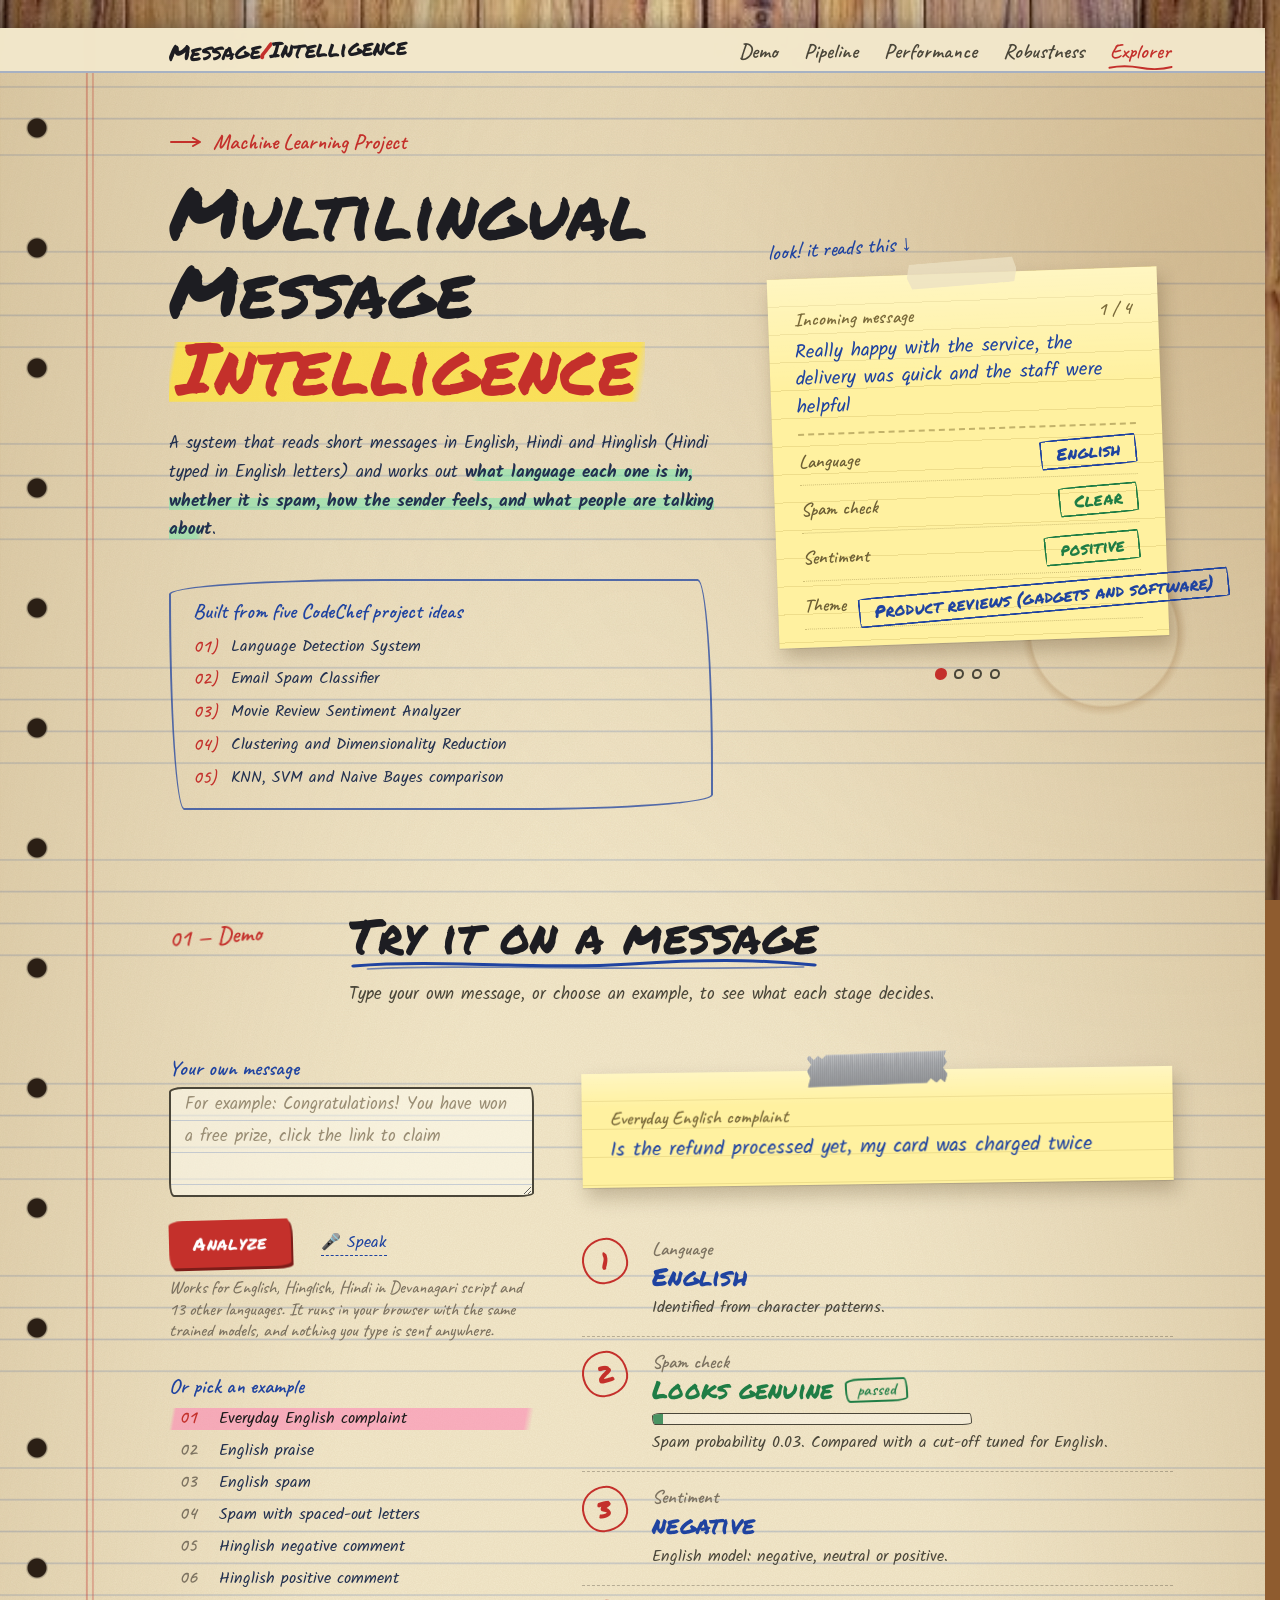
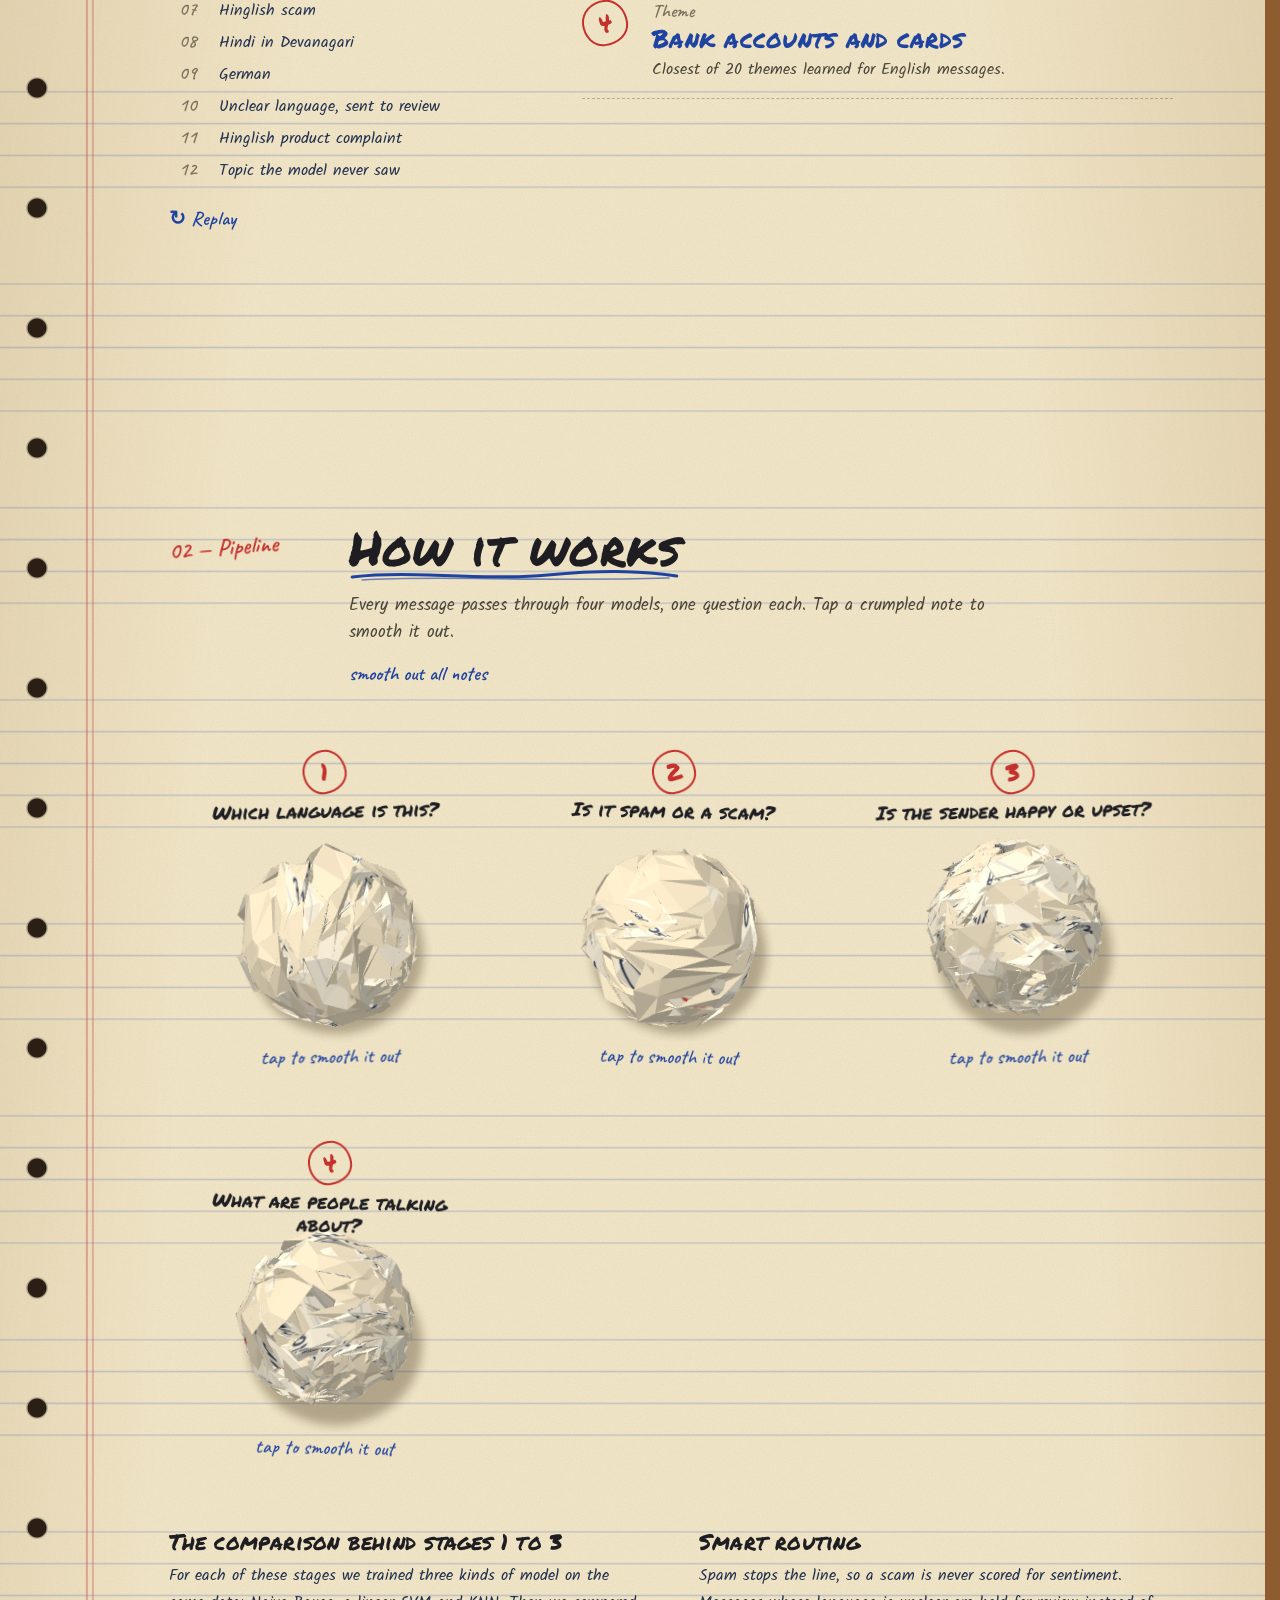
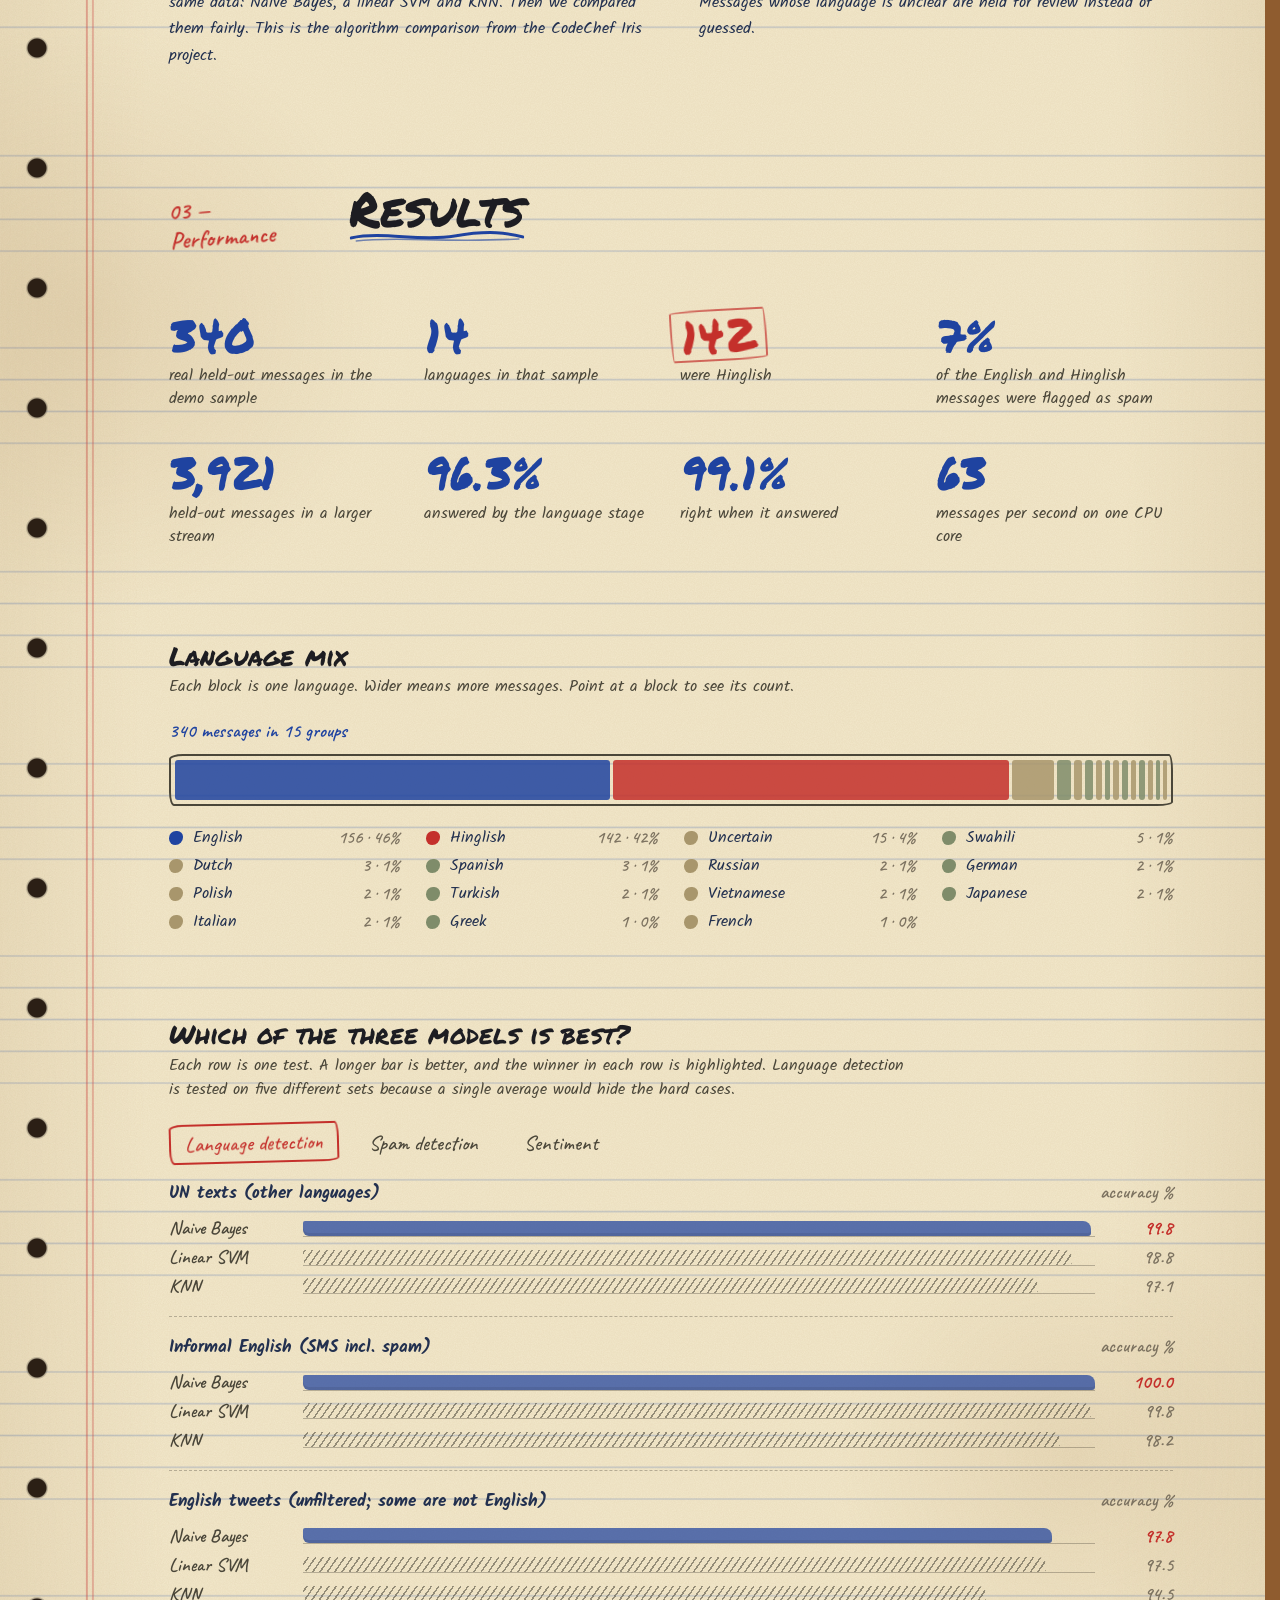
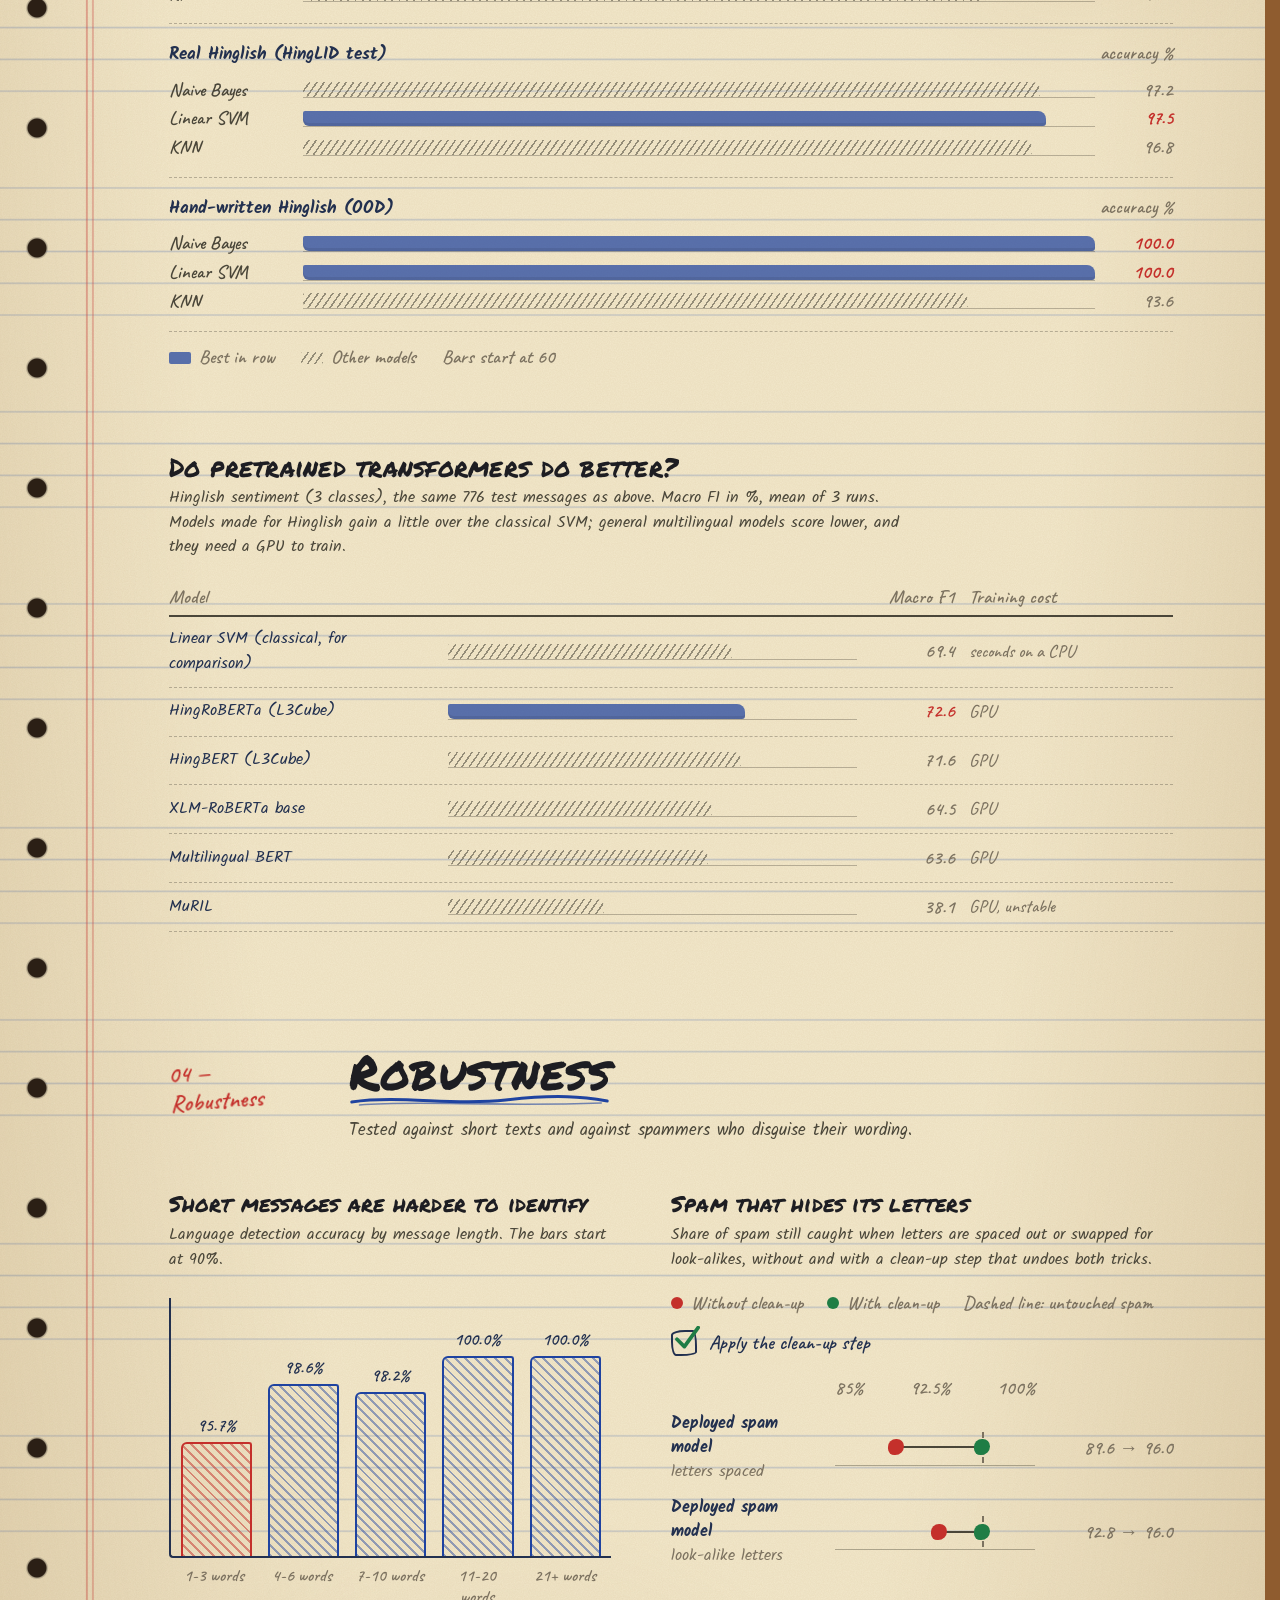
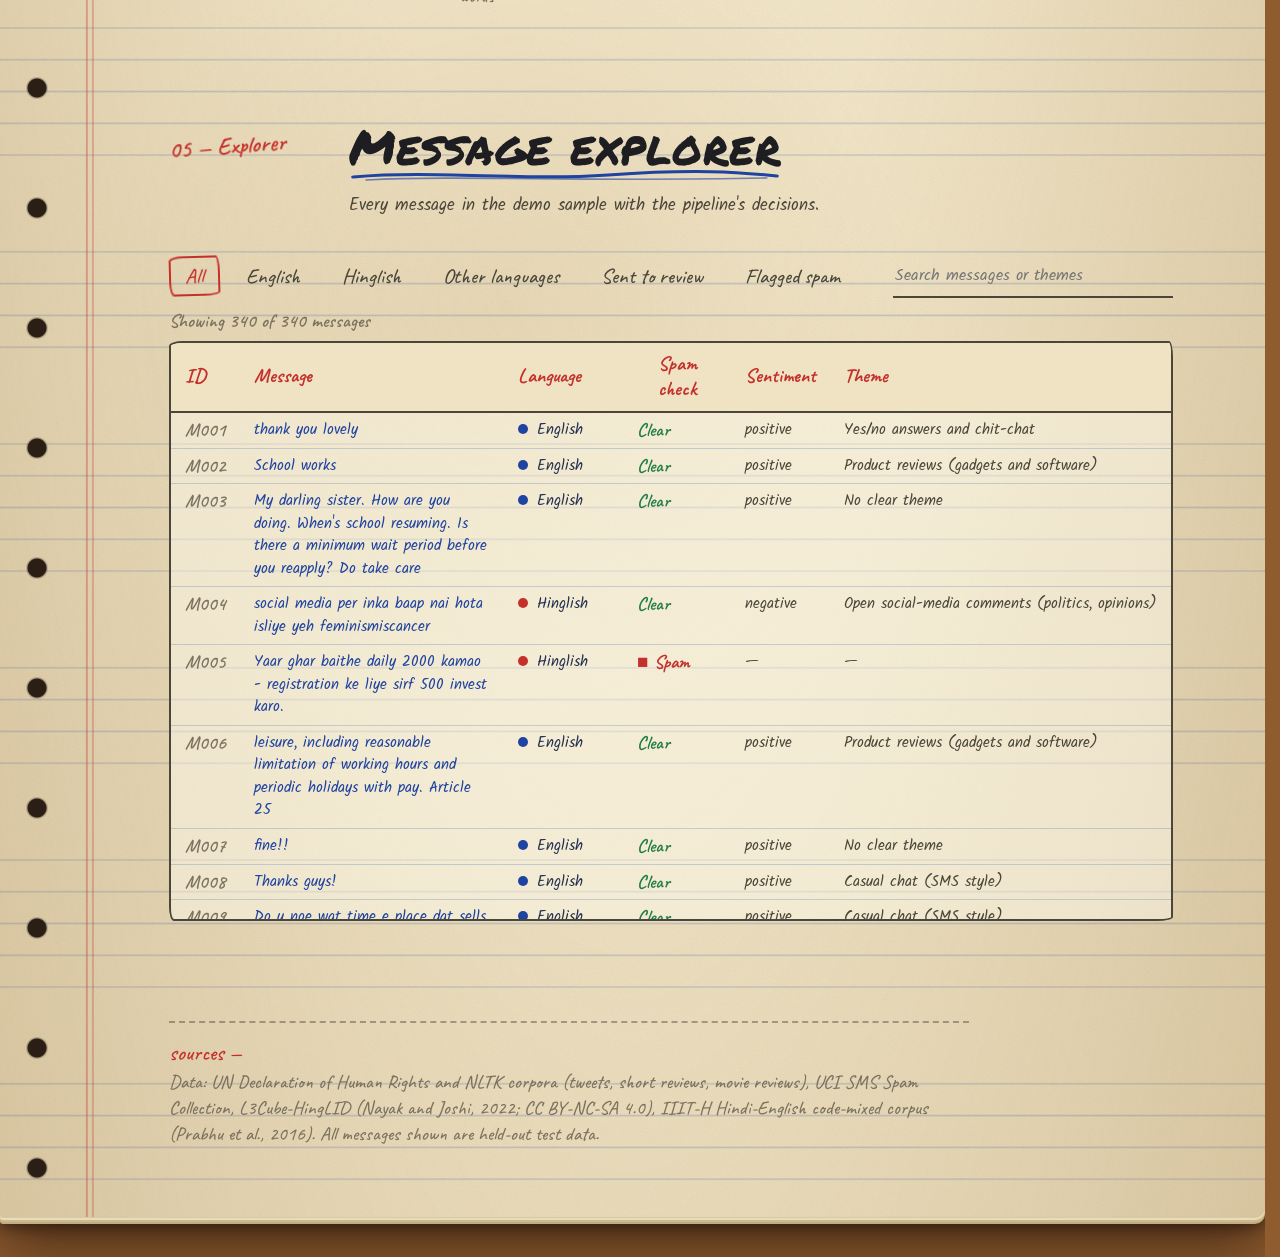
<file: site/classic.html>
<!doctype html>
<html lang="en">
<head>
<meta charset="utf-8">
<meta name="viewport" content="width=device-width, initial-scale=1">
<title>Multilingual Message Intelligence</title>
<meta name="description" content="Language identification, spam detection, sentiment analysis and theme discovery for short English, Hindi and Hinglish messages.">
<meta name="theme-color" content="#5a331c">
<link rel="stylesheet" href="fonts.css">
<style>
:root{color-scheme:light;--paper:#f3e8cb;--paper2:#efe1bd;--ink:#22304f;--pencil:#4a4639;--faint:#7c7260;--blue:#1f43a0;--red:#c4302b;--green:#1f7d45;--hl:rgba(255,226,58,.75);--pink:rgba(255,128,180,.55);--mint:rgba(120,230,170,.55);--line:rgba(74,112,186,.28);--sticky:#fff1a0;
--wob:255px 18px 225px 18px/18px 225px 18px 255px;--wob2:14px 4px 16px 5px/5px 16px 4px 14px}
*{box-sizing:border-box}
html{scroll-behavior:smooth}
body{margin:0;min-height:100vh;color:var(--ink);font-family:'Kalam','Comic Neue',cursive;font-size:16px;line-height:1.55;
background:transparent}
h1,h2,h3,p,ol,ul{margin:0}
a{color:inherit;text-decoration:none}
button{font-family:inherit}
:focus-visible{outline:2px dashed var(--red);outline-offset:3px}
::selection{background:var(--hl)}
/* ---------- the notebook page */
.book{position:relative;max-width:1320px;margin:28px auto 40px;background-color:var(--paper);
background-image:
 url(tex-n.png),
 radial-gradient(circle at 92% 3%,rgba(150,95,30,.16) 0,rgba(150,95,30,.05) 6%,transparent 12%),
 radial-gradient(circle at 7% 46%,rgba(140,90,30,.12) 0,transparent 7%),
 radial-gradient(circle at 85% 61%,rgba(140,90,30,.10) 0,transparent 5%),
 radial-gradient(circle at 40% 88%,rgba(140,90,30,.10) 0,transparent 6%),
 radial-gradient(ellipse at 50% 50%,transparent 55%,rgba(130,85,25,.22) 100%),
 linear-gradient(90deg,transparent 0 86px,rgba(205,60,60,.55) 86px 88px,transparent 88px 92px,rgba(205,60,60,.45) 92px 93px,transparent 93px),
 repeating-linear-gradient(180deg,transparent 0 31px,var(--line) 31px 32px);
background-size:260px 260px,auto,auto,auto,auto,auto,auto,auto;
background-position:0 0,0 0,0 0,0 0,0 0,0 0,0 0,0 96px;
box-shadow:0 1px 0 #d8c9a2,0 3px 0 #e9dcb8,0 5px 0 #cdbb90,0 7px 0 #bfae84,0 10px 14px rgba(15,6,1,.45),0 30px 60px rgba(15,6,1,.55),-8px 0 22px rgba(15,6,1,.25);border-radius:3px 10px 10px 3px}
/* binding holes */
.book::before{content:"";position:absolute;left:22px;top:0;bottom:0;width:30px;pointer-events:none;
background:radial-gradient(circle at 15px 50%,#2b1f15 0 9px,rgba(0,0,0,.25) 10px,transparent 11.5px) 0 40px/30px 120px repeat-y}
/* coffee ring */
.book::after{content:"";position:absolute;right:6%;top:520px;width:170px;height:170px;border-radius:50%;pointer-events:none;
background:radial-gradient(circle,transparent 60%,rgba(130,75,20,.18) 62%,rgba(130,75,20,.07) 66%,transparent 69%);transform:rotate(18deg)}
.inner{max-width:1184px;margin:0 auto;padding:0 clamp(20px,4vw,56px) 0 128px}
.main{padding-bottom:70px;position:relative;z-index:1}
@keyframes up{from{opacity:0;transform:translateY(14px)}to{opacity:1;transform:none}}
.in1{animation:up .9s cubic-bezier(.2,.7,.2,1) both}
.rv{opacity:0;transform:translateY(22px);transition:opacity .8s,transform .8s cubic-bezier(.2,.7,.2,1)}
.rv.in{opacity:1;transform:none}
/* type roles */
.d{font-family:'Permanent Marker','Kalam',cursive;font-weight:400;letter-spacing:.01em;line-height:1.05;color:#1d1d22}
.m{font-family:'Caveat',cursive;font-size:19px;font-weight:600;line-height:1.2;color:var(--faint)}
.hl{background:linear-gradient(100deg,transparent 0 1%,var(--hl) 2% 97%,transparent 99%) 0 62%/100% 58% no-repeat;padding:0 .12em;box-decoration-break:clone;-webkit-box-decoration-break:clone}
/* ---------- top strip */
.top{position:sticky;top:0;z-index:20;background:rgba(243,232,203,.94);border-bottom:2px solid rgba(74,112,186,.45);backdrop-filter:blur(2px)}
.top .inner{display:flex;flex-wrap:wrap;align-items:center;gap:0 28px}
.brand{font-size:22px;padding:10px 0;transform:rotate(-1.5deg)}.brand b{color:var(--red)}
.nav{margin-left:auto;display:flex;flex-wrap:wrap;gap:0 22px}
.nav a{display:inline-block;padding:10px 2px 6px;font-size:21px;color:var(--pencil);background:no-repeat 0 100%/0 6px;transition:color .2s,background-size .3s}
.nav a:hover{color:var(--blue)}
.nav a.on{color:var(--red);background-image:url("data:image/svg+xml,%3Csvg xmlns='http://www.w3.org/2000/svg' width='100' height='8' preserveAspectRatio='none' viewBox='0 0 100 8'%3E%3Cpath d='M2 5 Q 25 1 50 5 T 98 4' fill='none' stroke='%23c4302b' stroke-width='2.5' stroke-linecap='round'/%3E%3C/svg%3E");background-size:100% 6px}
/* ---------- hero */
html{scrollbar-gutter:stable;background-color:#8f5c2f}
/* the wooden table: a fixed, GPU-composited layer so scrolling stays smooth (the notebook slides over it) */
body::before{content:"";position:fixed;inset:0;z-index:-1;pointer-events:none;background-color:#9a6534;
background-image:
 radial-gradient(ellipse 70% 55% at 28% 18%,rgba(255,226,180,.14) 0,transparent 70%),
 radial-gradient(ellipse at 50% 45%,transparent 55%,rgba(25,10,2,.38) 100%),
 url(table.jpg);
background-size:100% 100%,100% 100%,auto 100%;background-repeat:no-repeat,no-repeat,repeat-x;transform:translateZ(0)}
.hero{padding:56px 0 96px;display:grid;grid-template-columns:minmax(0,1fr);gap:56px;align-items:center;position:relative}
@media (min-width:860px){.hero{grid-template-columns:minmax(0,1fr) minmax(280px,400px);gap:40px}}
.hero .l{min-width:0}
.eyebrow{display:flex;gap:10px;align-items:center;color:var(--red);font-size:22px;transform:rotate(-2deg);transform-origin:left}
.eyebrow i{display:inline-block;width:34px;height:10px;background:url("data:image/svg+xml,%3Csvg xmlns='http://www.w3.org/2000/svg' width='34' height='10'%3E%3Cpath d='M2 5 L30 5 M24 1 L31 5 L24 9' fill='none' stroke='%23c4302b' stroke-width='2' stroke-linecap='round' stroke-linejoin='round'/%3E%3C/svg%3E")}
.hero h1{margin-top:18px;font-size:clamp(40px,5.6vw,76px);line-height:1.08}
.hero h1 span{color:var(--red)}
.lede{margin-top:24px;max-width:36rem;font-size:17px;line-height:1.7;color:var(--ink)}
.lede b{font-weight:700;background:linear-gradient(100deg,transparent 0 1%,var(--mint) 2% 98%,transparent 99%) 0 70%/100% 45% no-repeat}
.five{margin-top:34px;max-width:34rem;position:relative;padding:18px 22px 14px;border:2px solid rgba(31,67,160,.75);border-radius:var(--wob)}
.five>.m{color:var(--blue);font-size:21px}
.five ol{list-style:none;padding:0;margin:6px 0 0}
.five li{display:flex;gap:12px;padding:4px 0;font-size:16px}
.five li span{color:var(--red);width:26px;flex:none;font-size:19px}
.five li span::after{content:")"}
.hero .r{width:100%;max-width:440px;margin:0 auto;padding:12px 10px 0 0;position:relative}
.hero .r::before{content:"look! it reads this \2193";position:absolute;left:-6px;top:-30px;font-family:'Caveat',cursive;font-size:22px;color:var(--blue);transform:rotate(-4deg)}
/* sticky-note slips with tape */
.slip{position:relative;background:var(--sticky);color:#2a2a2a;box-shadow:0 1px 1px rgba(0,0,0,.1),4px 10px 18px rgba(60,40,10,.25);
background-image:linear-gradient(180deg,rgba(255,255,255,.35),transparent 30%),repeating-linear-gradient(180deg,transparent 0 27px,rgba(160,130,40,.18) 27px 28px)}
.slip::before{content:"";position:absolute;top:-13px;left:50%;width:110px;height:26px;margin-left:-55px;background:rgba(235,225,195,.75);box-shadow:0 1px 2px rgba(0,0,0,.12);transform:rotate(-3deg);
clip-path:polygon(3% 0,97% 4%,100% 50%,97% 100%,4% 96%,0 52%)}
.slip.h{padding:30px 26px 18px;transform:rotate(-2deg)}
.slip .hd{display:flex;justify-content:space-between}.slip .hd .m,.slip .hd span{color:#7a6a3a}
.slip .msg{margin-top:8px;min-height:76px;font-size:19px;line-height:1.45;font-family:'Kalam',cursive;color:var(--blue);word-break:break-word}
.slip .perf{margin:12px 0 2px;border-top:2px dashed rgba(120,100,40,.45)}
.srow{display:flex;align-items:center;justify-content:space-between;gap:12px;padding:8px 0;min-height:48px;border-bottom:1px dotted rgba(120,100,40,.35)}
.srow .m{color:#6d5f35}
/* circled marker "stamps" */
.stamp{display:inline-block;font-size:17px;padding:4px 14px;border:2.5px solid;border-radius:var(--wob);white-space:nowrap;opacity:0;transform:rotate(-8deg) scale(1.6);transition:opacity .3s,transform .4s cubic-bezier(.3,1.6,.5,1)}
.stamp.show{opacity:1;transform:rotate(-3deg) scale(1)}
#h-msg,#h-rows,#h-ct{transition:opacity .35s ease}.hfade{opacity:0}
.stamp.ink{color:var(--blue)}.stamp.ok{color:var(--green)}.stamp.bad{color:var(--red)}.stamp.skip{color:#8a8070;border-style:dashed;text-decoration:line-through}
.dots{display:flex;gap:8px;margin-top:26px;justify-content:center}.dots i{display:block;width:10px;height:10px;border:2px solid var(--pencil);border-radius:50% 45% 55% 40%;transition:all .3s}.dots i.on{background:var(--red);border-color:var(--red);transform:scale(1.2)}
/* ---------- sections */
section{scroll-margin-top:64px}
.sec{margin-top:110px}
.sh{padding-top:4px;display:flex;flex-wrap:wrap;gap:6px 40px;align-items:flex-start}
.sh .no{flex:0 0 140px;color:var(--red);font-size:24px;transform:rotate(-4deg);margin-top:10px}
.sh .t{flex:1 1 440px;min-width:0}
.h2d{display:inline-block;font-size:clamp(30px,3.8vw,48px);padding-bottom:10px;
background:url("data:image/svg+xml,%3Csvg xmlns='http://www.w3.org/2000/svg' width='300' height='14' preserveAspectRatio='none' viewBox='0 0 300 14'%3E%3Cpath d='M3 9 C 60 2, 120 13, 180 7 S 270 4, 297 8' fill='none' stroke='%231f43a0' stroke-width='3' stroke-linecap='round'/%3E%3Cpath d='M12 12 C 80 7, 160 14, 290 10' fill='none' stroke='%231f43a0' stroke-width='1.6' stroke-linecap='round' opacity='.6'/%3E%3C/svg%3E") 0 100%/100% 14px no-repeat}
.intro{margin-top:10px;max-width:40rem;font-size:17px;line-height:1.6;color:var(--pencil)}
.h3d{font-size:26px}
.hint{margin:6px 0 20px;max-width:46rem;font-size:15.5px;line-height:1.6;color:var(--pencil)}
/* ---------- demo */
.demo{margin-top:48px;display:flex;flex-wrap:wrap;gap:48px}
.demo .a{flex:1 1 300px;min-width:0;align-self:flex-start}
.demo .b{flex:2 1 460px;min-width:0;padding-top:14px}
.own label{display:block;color:var(--blue);font-size:21px;margin-bottom:6px}
.own textarea{width:100%;min-height:110px;resize:vertical;font:inherit;font-size:17px;line-height:32px;color:var(--blue);padding:0 14px;border:2px solid var(--pencil);border-radius:var(--wob2);
background:rgba(255,253,240,.55) repeating-linear-gradient(180deg,transparent 0 31px,var(--line) 31px 32px);background-attachment:local}

.batch{margin-top:0}.batch .row2{display:flex;flex-wrap:wrap;gap:12px;align-items:center;margin:12px 0}.batch input[type=file]{font:inherit;font-size:15px;max-width:100%}
.own .lk2{background:none;border:0;border-bottom:1px dashed currentColor;font:inherit;cursor:pointer;color:var(--blue);padding:0;margin-left:14px}
.own .lk2[hidden]{display:none}
.batch .lk2{background:none;border:0;border-bottom:1px dashed currentColor;font:inherit;cursor:pointer;color:var(--blue);padding:0}
.batch .prog{height:8px;background:rgba(0,0,0,.08);border-radius:4px;overflow:hidden;margin:8px 0}.batch .prog i{display:block;height:100%;width:0;background:var(--blue);transition:width .15s}
.batch .grid{display:grid;grid-template-columns:repeat(auto-fit,minmax(250px,1fr));gap:22px;margin:22px 0}
.batch .bar{display:grid;grid-template-columns:minmax(80px,38%) 1fr 54px;gap:8px;align-items:center;font-size:14px;margin:5px 0}.batch .bar b{display:block;height:12px;background:var(--blue);border-radius:3px}
.batch .kpis{display:flex;flex-wrap:wrap;gap:12px 28px;margin:16px 0}.batch .kpis div{min-width:110px}.batch .kpis .d{font-size:30px;display:block;line-height:1.1}
.batch table{width:100%;border-collapse:collapse;font-size:14px}.batch th,.batch td{text-align:left;padding:6px 8px;border-bottom:1px solid rgba(0,0,0,.12);vertical-align:top}
.batch td.tx{max-width:380px;overflow-wrap:anywhere}.batch .tw{margin-bottom:16px;overflow-x:auto;max-height:380px;overflow-y:auto}
.batch .fl{display:inline-block;font-size:12px;border:1px solid #b36b00;color:#8a5200;border-radius:10px;padding:0 7px;margin:0 4px 3px 0}
.batch select{font:inherit;font-size:13px}.batch tr.cor td{background:rgba(31,125,69,.1)}
.xl{margin:10px 0 0;font-size:13px;line-height:1.5;color:#6b665a}
.msg .hw{border-radius:3px;padding:0 2px;cursor:help}
.msg .hw.f{background:rgba(196,48,43,.34);font-weight:700;border-bottom:2px solid #c4302b}.msg .hw.a{background:rgba(31,125,69,.24)}.msg .hw.n{background:rgba(120,120,120,.16)}
.own textarea::placeholder{color:#998d74}
.own textarea:focus{outline:none;border-color:var(--blue);box-shadow:0 0 0 3px rgba(31,67,160,.15)}
.own .row{display:flex;align-items:center;gap:10px 16px;flex-wrap:wrap;margin-top:14px}
.go{font-family:'Permanent Marker',cursive;font-size:18px;letter-spacing:.04em;color:#fff;background:var(--red);border:0;border-radius:var(--wob2);padding:10px 24px;min-height:46px;cursor:pointer;box-shadow:2px 3px 0 #7d1d19;transform:rotate(-1.5deg);transition:transform .15s,box-shadow .15s}
.go:hover{transform:rotate(0) translateY(-1px)}.go:active{transform:translateY(2px);box-shadow:0 1px 0 #7d1d19}.go[disabled]{opacity:.55;cursor:default}
.own .note{font-family:'Caveat',cursive;font-size:18px;color:var(--faint);flex:1 1 220px;line-height:1.2}
.exh{margin-top:32px;color:var(--blue);font-size:21px}
.exl{margin-top:4px}
.ex{display:flex;gap:12px;align-items:baseline;width:100%;text-align:left;font:inherit;font-size:16px;padding:0 10px;min-height:32px;line-height:32px;border:0;cursor:pointer;background:transparent;color:var(--ink);transition:padding-left .25s,color .2s}
.ex span:first-child{width:28px;flex:none;color:var(--faint)}
.ex:hover{padding-left:18px;color:var(--blue)}
.ex[aria-pressed=true]{color:#1b1b1b;background:linear-gradient(100deg,transparent 0 1%,var(--pink) 2% 97%,transparent 99%) 0 55%/100% 70% no-repeat}
.ex[aria-pressed=true] span:first-child{color:var(--red)}
.lk{background:none;border:0;cursor:pointer;color:var(--blue);padding:10px 0;min-height:44px;margin-top:10px;font-size:20px}.lk:hover{color:var(--red)}
.slip.w{padding:34px 28px 22px;transform:rotate(-.8deg)}
.slip.w::before{width:140px;height:32px;margin-left:-70px;top:-17px;transform:rotate(-1.5deg);
background:
 url(tex-t.png),
 repeating-linear-gradient(90deg,rgba(255,255,255,.08) 0 1px,rgba(0,0,0,.07) 1px 2px),
 linear-gradient(180deg,rgba(255,255,255,.35),rgba(255,255,255,0) 40%,rgba(0,0,0,.14)),
 #a9acaf;
box-shadow:0 2px 4px rgba(0,0,0,.3),inset 0 0 0 1px rgba(255,255,255,.18);
clip-path:polygon(0 8%,2% 0,5% 14%,8% 2%,11% 12%,14% 0,100% 0,98% 18%,100% 36%,97% 54%,100% 74%,98% 100%,95% 88%,92% 100%,88% 86%,85% 100%,0 100%,2% 70%,0 48%,3% 28%)}
.slip.w .msg{font-size:20px;min-height:0;margin-top:6px}
#w-title{color:#7a6a3a!important}
.tl{list-style:none;margin:40px 0 0;padding:0}
.tl li{display:grid;grid-template-columns:56px minmax(0,1fr);gap:14px;padding:14px 0 16px;border-bottom:1px dashed rgba(74,70,57,.35);transition:opacity .5s,transform .5s;opacity:.18;transform:translateX(-10px)}
.tl li.on{opacity:1;transform:none}
.tl .n{display:inline-flex;align-items:center;justify-content:center;width:46px;height:46px;font-size:24px;line-height:1;color:#b9ad92;border:2.5px solid currentColor;border-radius:52% 46% 55% 44%/48% 55% 45% 52%;transform:rotate(-6deg);transition:color .4s}
.tl li.on .n{color:var(--red)}.tl li.on.skip .n{color:#a49a84}
.tl .nm{color:var(--faint)}
.tl .rs{margin-top:2px;display:flex;align-items:center;gap:12px;flex-wrap:wrap}
.tl .res{font-size:25px;line-height:1.1;word-break:break-word;color:var(--blue)}
.tl .res.ok{color:var(--green)}.tl .res.bad{color:var(--red)}
.tl li.skip .res{color:#a49a84;text-decoration:line-through;text-decoration-thickness:3px;text-decoration-color:rgba(196,48,43,.6)}
.tag{padding:0 10px;border:2px solid;border-radius:var(--wob2);font-size:17px;transform:rotate(-2deg);color:var(--faint)}.tag.ok{color:var(--green)}.tag.bad{color:var(--red)}
.meter{margin-top:10px;max-width:320px;height:12px;border:1.5px solid var(--pencil);border-radius:var(--wob2);background:rgba(255,255,255,.3);overflow:hidden}
.meter i{display:block;height:100%;width:0;opacity:.8;transition:width .9s cubic-bezier(.2,.7,.2,1) .15s}
.tl .why{margin-top:6px;font-size:15.5px;line-height:1.55;color:var(--pencil);max-width:36rem}
/* ---------- pipeline cards (index cards) */
.cells{margin-top:48px;display:grid;grid-template-columns:repeat(auto-fit,minmax(min(100%,250px),1fr));gap:28px}
.cells{align-items:start}
.cell{position:relative}
.cell:nth-child(odd){transform:rotate(-1deg)}.cell:nth-child(even){transform:rotate(1.2deg)}
.cpaper{position:relative;padding:26px 22px 14px;background:#fffdf3;border-radius:2px;display:flex;flex-direction:column;gap:0;
background-image:linear-gradient(180deg,transparent 0 80px,rgba(205,60,60,.5) 80px 82px,transparent 82px),linear-gradient(180deg,transparent 0 27px,rgba(74,112,186,.25) 27px 28px);background-size:100% 100%,100% 28px;background-position:0 0,0 -1px;background-repeat:no-repeat,repeat-y;
;box-shadow:2px 4px 10px rgba(60,40,10,.18);transition:opacity .5s ease}
/* creases left behind after a crumpled sheet is smoothed out */
.cpaper::after{content:"";position:absolute;inset:0;pointer-events:none;background:url(tex-w.png) center/cover;mix-blend-mode:soft-light;opacity:0;transition:opacity .6s ease}
.cell.used .cpaper::after{opacity:.6}
.cell::before{content:"";position:absolute;top:-10px;left:22px;width:70px;height:20px;background:rgba(255,140,180,.5);transform:rotate(-6deg);z-index:5;transition:opacity .4s ease}
/* crumpled state: the HTML card is invisible (but keeps its size) and a WebGL paper ball is drawn instead */
.cell.crum{cursor:pointer;-webkit-tap-highlight-color:transparent;outline:none}
.cell.crum .cpaper,.cell.anim .cpaper{opacity:0;pointer-events:none;transition:none}
.cell.crum::before,.cell.anim::before{opacity:0}
.cell .ball{position:absolute;left:-70px;top:-70px;pointer-events:none;z-index:4;opacity:0;transition:opacity .45s ease}
.cells.balls .cpaper{position:absolute;left:0;right:0;top:0;z-index:1}
.cell.crum .ball,.cell.anim .ball{opacity:1}
.cell .shad{position:absolute;left:0;top:0;width:0;height:0;border-radius:50%;pointer-events:none;z-index:0;opacity:0;background:rgba(45,28,8,.34)}
.cell.crum .shad{opacity:1}
.blab,.bhint{position:absolute;left:0;right:0;top:0;text-align:center;pointer-events:none;z-index:5;transition:opacity .35s ease,transform .35s ease}
.blab{top:6px;display:flex;flex-direction:column;align-items:center;gap:6px;padding:0 14px}
.blab .no{font-family:'Permanent Marker',cursive;font-size:24px;color:var(--red);width:44px;height:44px;display:flex;align-items:center;justify-content:center;border:2.5px solid var(--red);border-radius:52% 46% 55% 44%/48% 55% 45% 52%;transform:rotate(-8deg)}
.blab .tt{font-family:'Permanent Marker',cursive;font-size:19px;line-height:1.2;color:#1d1d22}
.bhint{font-family:'Caveat',cursive;font-size:20px;color:var(--blue)}
.cell:not(.crum) .blab,.cell:not(.crum) .bhint,.cell.anim .blab,.cell.anim .bhint{opacity:0}
.cell.crum:hover .bhint{transform:translateY(3px)}
.cell.crum:focus-visible .bhint{outline:2px dashed var(--red);outline-offset:4px}
.recrum{position:absolute;right:6px;bottom:-32px;background:none;border:0;cursor:pointer;font-family:'Caveat',cursive;font-size:19px;color:var(--faint);opacity:0;pointer-events:none;transition:opacity .3s}
.cell.used:not(.crum):not(.anim) .recrum{opacity:1;pointer-events:auto}.recrum:hover{color:var(--red)}
.cells.balls{row-gap:52px}
.book{overflow-x:clip}
.unf{display:block;margin-top:6px}
.cell .big{position:absolute;top:10px;right:16px;font-size:34px;line-height:1;color:var(--red);opacity:.85}
.cell h3{font-size:20px;line-height:28px;height:56px;padding-right:34px;display:flex;align-items:flex-end;margin-top:0;overflow:visible}
.cell .bd{font-size:15px;line-height:28px;color:var(--ink);display:flex;flex-direction:column;gap:0}
.cell .bd .m{color:var(--red);font-size:19px;line-height:28px;margin-bottom:0}.cell .bd>div+div{margin-top:0}
.cell .sc{margin-top:auto;border-top:2px dashed rgba(74,70,57,.4);padding-top:10px;background:#fffdf3;position:relative}
.cell .sc .d{font-size:30px;color:var(--blue)}.cell .sc .m{margin-top:2px}
.cell .sc .two{display:flex;align-items:baseline;gap:10px}.cell .sc .two+.two{margin-top:4px}.cell .sc .two .m{margin:0}
.two2{margin-top:56px;display:flex;flex-wrap:wrap;gap:36px 56px}
.two2>div{flex:1 1 320px}.two2 h3{font-size:22px}.two2 p{margin-top:10px;font-size:16px;line-height:1.65;color:var(--ink)}
/* ---------- performance */
.stats{display:grid;grid-template-columns:repeat(auto-fit,minmax(min(100%,210px),1fr));gap:0 18px}
.stats.first{margin-top:40px}
.stat{padding:18px 8px 18px 0}
.stat .d{display:inline-block;font-size:clamp(34px,3.6vw,50px);color:var(--blue);padding:0 10px;margin-left:-10px;border:2.5px solid transparent}
.stat .d.r{color:var(--red);border-color:rgba(196,48,43,.7);border-radius:var(--wob);transform:rotate(-3deg)}
.stat p{margin-top:4px;font-size:15.5px;line-height:1.45;color:var(--pencil);max-width:15rem}
.blk{margin-top:84px}.blk.first{margin-top:76px}
.readout{min-height:24px;margin-bottom:10px;color:var(--blue)}
.seg{display:flex;gap:3px;height:52px;padding:4px;border:2px solid var(--pencil);border-radius:var(--wob2)}
.seg span{flex:0 1 0;min-width:0;cursor:pointer;opacity:.85;border-radius:3px;transition:flex-grow .9s cubic-bezier(.2,.7,.2,1),opacity .2s;
background-image:repeating-linear-gradient(45deg,rgba(255,255,255,.22) 0 3px,transparent 3px 8px)}.seg span.g{min-width:4px}
.legend{margin-top:18px;display:grid;grid-template-columns:repeat(auto-fill,minmax(190px,1fr));gap:0 26px;font-size:15.5px}
.legend div{display:flex;align-items:center;gap:10px;padding:2px 0;cursor:pointer;transition:opacity .2s}
.legend i{display:inline-block;width:14px;height:14px;flex:none;border-radius:50% 40% 55% 45%}.legend em{font-style:normal;margin-left:auto;color:var(--faint);font-family:'Caveat',cursive;font-size:18px}
.tabs{display:flex;flex-wrap:wrap;gap:4px 14px}
.tab{background:none;border:2px solid transparent;border-radius:var(--wob2);cursor:pointer;padding:2px 14px;min-height:40px;font-size:21px;color:var(--pencil);transition:color .2s,border-color .2s}
.tab:hover{color:var(--blue)}.tab[aria-pressed=true]{color:var(--red);border-color:var(--red);transform:rotate(-1.5deg)}
.cmprow{padding:18px 0;border-bottom:1px dashed rgba(74,70,57,.35)}
.cmprow .top2{display:flex;flex-wrap:wrap;justify-content:space-between;gap:2px 16px}.cmprow .top2 span:first-child{font-size:17px;font-weight:700}
.bars{margin-top:10px;display:grid;grid-template-columns:120px minmax(0,1fr) 64px;gap:6px 14px;align-items:center}
.bars .m{color:var(--pencil)}.bars .v{text-align:right;color:var(--faint)}.bars .v.best{color:var(--red);font-weight:700}
.bt{display:block;height:16px;border-bottom:1.5px solid rgba(74,70,57,.35)}
.bt i{display:block;height:100%;width:0;border-radius:2px 8px 3px 6px;transition:width .9s cubic-bezier(.2,.7,.2,1);
background:repeating-linear-gradient(-55deg,rgba(74,70,57,.55) 0 1.5px,transparent 1.5px 6px)}
.bt i.best{background:rgba(31,67,160,.72);box-shadow:inset 0 -3px 0 rgba(0,0,0,.08)}
.key{margin-top:14px;display:flex;flex-wrap:wrap;gap:6px 26px}.key i{display:inline-block;width:22px;height:12px;margin-right:8px;vertical-align:-1px;border-radius:2px}
.tw{overflow-x:auto}.trfh,.trfr{display:grid;grid-template-columns:minmax(200px,1.3fr) minmax(120px,2fr) 84px minmax(110px,1fr);gap:14px;align-items:center;min-width:560px}
.trfh{padding:6px 0;border-bottom:2px solid var(--pencil)}
.trfr{padding:10px 0;border-bottom:1px dashed rgba(74,70,57,.35);font-size:16px}.trfr .v{text-align:right;color:var(--faint)}.trfr .v.best{color:var(--red)}.trfr .c{color:var(--faint);font-family:'Caveat',cursive;font-size:18px}
/* ---------- robustness */
.rob{margin-top:48px;display:flex;flex-wrap:wrap;gap:60px}
.rob>div{min-width:0}.rob .a{flex:1 1 380px}.rob .b{flex:1 1 440px}
.rob h3{font-size:22px}.rob .hint{margin:8px 0 26px}
.cols{display:flex;align-items:flex-end;gap:16px;height:260px;border-bottom:2.5px solid var(--ink);border-left:2.5px solid var(--ink);padding:0 10px;border-radius:0 0 0 4px}
.col{flex:1 1 0;min-width:0;display:flex;flex-direction:column;justify-content:flex-end;height:100%}
.col .v{text-align:center;margin-bottom:6px;font-size:18px;color:var(--ink)}
.col i{display:block;width:100%;height:0;border:2px solid var(--blue);border-bottom:0;border-radius:6px 3px 0 0;transition:height .9s cubic-bezier(.2,.7,.2,1);
background:repeating-linear-gradient(45deg,rgba(31,67,160,.45) 0 2px,transparent 2px 7px)}
.col.w i{border-color:var(--red);background:repeating-linear-gradient(45deg,rgba(196,48,43,.5) 0 2px,transparent 2px 7px)}
.collab{display:flex;gap:16px;margin-top:8px;padding:0 10px}.collab span{flex:1 1 0;min-width:0;text-align:center;font-size:17px}
.dbk{display:flex;flex-wrap:wrap;gap:4px 24px;margin-bottom:6px}.dbk i{display:inline-block;width:12px;height:12px;margin-right:8px;border-radius:50%}
.sw{display:inline-flex;align-items:center;gap:12px;background:none;border:0;cursor:pointer;color:var(--ink);padding:8px 0;min-height:44px;font-size:20px}
.sw .tr{display:inline-block;width:26px;height:26px;position:relative;border:2.5px solid var(--ink);border-radius:var(--wob2)}
.sw .tr i{position:absolute;inset:0;opacity:0;transition:opacity .2s;
background:url("data:image/svg+xml,%3Csvg xmlns='http://www.w3.org/2000/svg' viewBox='0 0 26 26'%3E%3Cpath d='M4 13 L11 20 L24 2' fill='none' stroke='%231f7d45' stroke-width='3.5' stroke-linecap='round' stroke-linejoin='round'/%3E%3C/svg%3E") center/100% no-repeat;transform:scale(1.25) translate(2px,-3px)}
.sw[aria-pressed=true] .tr i{opacity:1}
.db{display:grid;grid-template-columns:150px minmax(0,1fr) 124px;gap:6px 14px;align-items:center;margin-top:12px}
.db .ax{display:flex;justify-content:space-between}
.db .trk{position:relative;height:36px;border-bottom:1.5px solid rgba(74,70,57,.4)}
.db .cl{position:absolute;left:73.3%;top:2px;bottom:2px;border-left:2px dashed var(--faint)}
.db .ln{position:absolute;top:50%;height:2px;margin-top:-1px;background:var(--pencil);transition:width .8s cubic-bezier(.2,.7,.2,1)}
.db .pt{position:absolute;top:50%;width:16px;height:16px;margin:-8px 0 0 -8px;border-radius:50% 45% 55% 40%}
.db .red{background:var(--red)}.db .teal{background:var(--green);transition:left .8s cubic-bezier(.2,.7,.2,1)}
.db .txt{text-align:right}.db .lb{font-size:15.5px}.db .lb span{color:var(--faint)}
/* ---------- explorer */
.bar{margin-top:36px;display:flex;flex-wrap:wrap;gap:8px 24px;align-items:center}
.filters{display:flex;flex-wrap:wrap;gap:0 10px}
.bar input{margin-left:auto;font-family:'Kalam',cursive;font-size:16px;color:var(--blue);background:transparent;border:0;border-bottom:2px solid var(--pencil);border-radius:0;padding:8px 2px;min-width:min(100%,280px)}
.bar input:focus{outline:none;border-bottom-color:var(--blue)}
.count{margin:12px 0 8px}
.tbox{overflow:auto;max-height:580px;border:2px solid var(--pencil);border-radius:var(--wob2);background:rgba(255,253,240,.45)}
table{width:100%;min-width:760px;border-collapse:collapse;font-size:15px;color:var(--ink)}
th{position:sticky;top:0;background:#efe3c3;text-align:left;padding:8px 14px;border-bottom:2px solid var(--pencil)}
.th{background:none;border:0;padding:0;cursor:pointer;color:var(--red);font-family:'Caveat',cursive;font-size:20px;font-weight:700}.th:hover{color:var(--blue)}
td{padding:6px 14px;border-bottom:1px solid var(--line);vertical-align:top;line-height:1.5}
tbody tr:hover td{background:rgba(255,226,58,.3)}
td.id{white-space:nowrap}td.msg{min-width:240px;max-width:460px;color:var(--blue)}td.l{white-space:nowrap}td.l i{display:inline-block;width:10px;height:10px;margin-right:9px;border-radius:50%}
td.sp{white-space:nowrap}td.sp.spam{color:var(--red);font-weight:700}td.sp.ham{color:var(--green)}td.sp.na{color:#a49a84}
td.g{color:var(--pencil);white-space:nowrap}
footer{margin-top:100px;padding-top:16px;border-top:2px dashed rgba(74,70,57,.45);max-width:50rem;font-family:'Caveat',cursive;font-size:19px;line-height:1.35;color:var(--faint)}
footer::before{content:"sources \2014";display:block;color:var(--red);font-size:22px;margin-bottom:2px}
@media (max-width:760px){
.book{margin:0;border-radius:0;background-position:0 0,0 0,0 0,0 0,0 0,0 0,-44px 0,0 96px}
.book::before{left:6px;transform:scale(.7);transform-origin:left top;height:143%}
.book::after{display:none}
.inner{padding:0 18px 0 62px}
.hero .r::before{display:none}
.sh .no{flex-basis:100%;margin-top:0}
.db{grid-template-columns:96px minmax(0,1fr) 112px}.hero{padding-top:36px}
.tl li{grid-template-columns:48px minmax(0,1fr)}.tl .n{width:40px;height:40px;font-size:20px}.tl .res{font-size:22px}
.nav{gap:0 14px}.nav a{font-size:19px}}
@media (prefers-reduced-motion:reduce){html{scroll-behavior:auto}*{transition:none!important;animation:none!important}.rv{opacity:1;transform:none}}
.slip.w.stale,#tl.stale{opacity:.32;transition:opacity .15s}
</style>
</head>
<body>
<div class="book">

<div class="top"><div class="inner">
<span class="brand d">Message<b>/</b>Intelligence</span>
<nav class="nav m" aria-label="Sections"><a href="#s3" data-s="s3">Demo</a><a href="#s2" data-s="s2">Pipeline</a><a href="#s4" data-s="s4">Performance</a><a href="#s5" data-s="s5">Robustness</a><a href="#s6" data-s="s6">Explorer</a></nav>
</div></div>

<div class="inner main">

<header class="hero">
<div class="l">
<p class="m eyebrow in1"><i></i>Machine Learning Project</p>
<h1 class="d in1" style="animation-delay:.08s">Multilingual<br>Message<br><span class="hl">Intelligence</span></h1>
<p class="lede in1" style="animation-delay:.2s">A system that reads short messages in English, Hindi and Hinglish (Hindi typed in English letters) and works out <b>what language each one is in, whether it is spam, how the sender feels, and what people are talking about</b>.</p>
<div class="five in1" style="animation-delay:.3s">
<p class="m">Built from five CodeChef project ideas</p>
<ol><li><span class="m">01</span>Language Detection System</li><li><span class="m">02</span>Email Spam Classifier</li><li><span class="m">03</span>Movie Review Sentiment Analyzer</li><li><span class="m">04</span>Clustering and Dimensionality Reduction</li><li><span class="m">05</span>KNN, SVM and Naive Bayes comparison</li></ol>
</div>
</div>
<div class="r in1" style="animation-delay:.35s" aria-label="Automatic demonstration of the pipeline">
<div class="slip h">
<div class="hd m"><span>Incoming message</span><span id="h-ct">1 / 4</span></div>
<p class="msg" id="h-msg"></p>
<div class="perf"></div>
<div id="h-rows"></div>
</div>
<div class="dots" id="h-dots" aria-hidden="true"></div>
</div>
</header>

<section id="s3" class="rv">
<div class="sh"><p class="m no">01 — Demo</p><div class="t"><h2 class="d h2d">Try it on a message</h2><p class="intro">Type your own message, or choose an example, to see what each stage decides.</p></div></div>
<div class="demo">
<div class="a">
<div class="own">
<label class="m" for="own-t">Your own message</label>
<textarea id="own-t" maxlength="600" placeholder="For example: Congratulations! You have won a free prize, click the link to claim"></textarea>
<div class="row"><button class="go" id="own-go" type="button">Analyze</button><button class="lk2" id="own-mic" type="button" hidden title="Speak a message (needs Chrome or Edge and an internet connection)">🎤 Speak</button><button class="lk2" id="own-lines" type="button" hidden>Analyze each line as a separate message</button><span class="note" id="own-note">Works for English, Hinglish, Hindi in Devanagari script and 13 other languages. It runs in your browser with the same trained models, and nothing you type is sent anywhere.</span></div>
</div>
<p class="m exh">Or pick an example</p>
<div class="exl" role="group" aria-label="Example messages" id="chips"></div>
<button class="m lk" id="replay" type="button">↻ Replay</button>
</div>
<div class="b">
<div class="slip w"><div class="m" id="w-title" style="color:#6b665a"></div><p class="msg" id="w-msg"></p><p class="xl" id="w-x" hidden></p></div>
<ol class="tl" id="tl"></ol>
</div>
</div>
</section>

<section id="s3b" class="rv sec batch">
<div class="sh"><p class="m no">01b — Batch</p><div class="t"><h2 class="d h2d">Analyze a whole file</h2><p class="intro">Upload a CSV of messages (one column, or a column called "message" or "text"). Everything runs in your browser; the file is not uploaded anywhere.</p></div></div>
<div class="row2"><input type="file" id="b-file" accept=".csv,.txt,text/csv,text/plain" aria-label="CSV file"><button class="go" id="b-go" type="button" style="display:none">Analyze file</button><button class="lk2" id="b-sample" type="button">or try a sample file (about 70 messages)</button><a class="lk2" href="sample_batch.csv" download>download sample</a></div>
<div class="prog" id="b-prog" hidden><i></i></div><p class="note" id="b-note"></p>
<div id="b-out" hidden>
<div class="kpis" id="b-k"></div>
<div class="grid"><div><h3 class="d">Languages</h3><div id="b-lang"></div></div><div><h3 class="d">Spam and sentiment</h3><div id="b-ss"></div></div><div><h3 class="d">What people talk about</h3><div id="b-th"></div></div></div>
<h3 class="d">Needs a person to look</h3>
<p class="hint" id="b-rhint"></p>
<div class="tw"><table id="b-rev"></table></div>
<div class="row2"><button class="go" id="b-dl" type="button">Download all results (CSV)</button><button class="go" id="b-dlc" type="button" style="background:var(--blue)">Download my corrections (CSV)</button></div>
<h3 class="d">All results</h3>
<div class="tw"><table id="b-all"></table></div>
</div>
</section>

<section id="s2" class="rv sec">
<div class="sh"><p class="m no">02 — Pipeline</p><div class="t"><h2 class="d h2d">How it works</h2><p class="intro">Every message passes through four models, one question each. Tap a crumpled note to smooth it out.</p><button class="m lk unf" id="unfold-all" type="button">smooth out all notes</button></div></div>
<div class="cells">
<div class="cell"><span class="d big">1</span><h3 class="d">Which language is this?</h3>
<div class="bd"><div><div class="m">How</div>Cuts the text into 1 to 4 letter chunks, weights rare chunks higher (TF-IDF), and a classifier picks the language. If it is not confident enough, the message goes to review.</div><div><div class="m">Learned from</div>UN texts in 15 languages, English SMS and tweets, and real Hinglish tweets (L3Cube).</div><div><div class="m">CodeChef idea</div>Language Detection System</div></div>
<div class="sc"><div class="d">97.5%</div><div class="m">on real Hinglish tweets</div></div></div>
<div class="cell"><span class="d big">2</span><h3 class="d">Is it spam or a scam?</h3>
<div class="bd"><div><div class="m">How</div>Words, letter chunks and scam cues (links, phone numbers, money symbols) feed a classifier. The score is a true probability, and each language has its own cut-off so genuine messages are rarely blocked.</div><div><div class="m">Learned from</div>The UCI SMS Spam Collection, with duplicate messages removed.</div><div><div class="m">CodeChef idea</div>Email Spam Classifier</div></div>
<div class="sc"><div class="d">96.3%</div><div class="m">spam F1 on English SMS</div></div></div>
<div class="cell"><span class="d big">3</span><h3 class="d">Is the sender happy or upset?</h3>
<div class="bd"><div><div class="m">How</div>Word and letter patterns feed a linear classifier. One model for English (negative, neutral or positive) and one for Hinglish (negative, neutral or positive).</div><div><div class="m">Learned from</div>English: about 48,000 real tweets and short reviews, plus a human-rated word list for rarer words like &ldquo;handsome&rdquo; and everyday customer-service sentences (delivery, staff, support). Hinglish: IIIT-H comments, 120 everyday sentences written by us, and generated everyday sentences using several common spellings of each word (bahut / bohot / bhot).</div><div><div class="m">What changed</div>English rose from 63% to 81% macro F1 on 6,339 unseen tweets, and the model now has a neutral class: on 70 unseen everyday messages (including 30 neutral ones) it is right 87% of the time. Plain neutral wording is its weak spot on tweets: it catches only about 1 in 5 neutral tweets in the SemEval test. Hinglish scores about 67% macro F1 on its comment test (a small dip from 69.4, within the margin of error) but rose from 80% to 96% on 45 unseen everyday sentences written by us, which a native speaker should still check.</div><div><div class="m">CodeChef idea</div>Movie Review Sentiment Analyzer</div></div>
<div class="sc"><div class="two"><span class="d">67.5%</span><span class="m">Hinglish macro F1 (3 classes)</span></div><div class="two"><span class="d">78.7%</span><span class="m">English macro F1 (unseen SemEval tweets)</span></div></div></div>
<div class="cell"><span class="d big">4</span><h3 class="d">What are people talking about?</h3>
<div class="bd"><div><div class="m">How</div>Each message becomes a vector from word embeddings, and K-Means groups similar messages into 20 themes per language. If a message is too far from every theme, it says &ldquo;No clear theme&rdquo; instead of guessing.</div><div><div class="m">Learned from</div>English: CLINC150, Banking77, product and movie reviews, tweets and SMS. Hinglish: Hinglish-TOP, YouTube comments, tweets and 540 everyday messages written by us.</div><div><div class="m">What changed</div>Themes grew from 6 to 20 per language. Agreement with held-out topic labels (NMI) rose from 0.10 to 0.48 in English and from 0.09 to 0.61 in Hinglish. The off-topic check is weak: it catches 55% of off-topic English messages and almost none in Hinglish.</div><div><div class="m">CodeChef idea</div>Clustering and Dimensionality Reduction</div></div>
<div class="sc"><div class="two"><span class="d">0.61</span><span class="m">Hinglish topic agreement (NMI, unseen)</span></div><div class="two"><span class="d">0.48</span><span class="m">English topic agreement (NMI, unseen)</span></div></div></div>
</div>
<div class="two2">
<div><h3 class="d">The comparison behind stages 1 to 3</h3><p>For each of these stages we trained three kinds of model on the same data: Naive Bayes, a linear SVM and KNN. Then we compared them fairly. This is the algorithm comparison from the CodeChef Iris project.</p></div>
<div><h3 class="d">Smart routing</h3><p>Spam stops the line, so a scam is never scored for sentiment. Messages whose language is unclear are held for review instead of guessed.</p></div>
</div>
</section>

<section id="s4" class="rv sec">
<div class="sh"><p class="m no">03 — Performance</p><div class="t"><h2 class="d h2d">Results</h2></div></div>
<div class="stats first">
<div class="stat"><div class="d" id="k-m">340</div><p>real held-out messages in the demo sample</p></div>
<div class="stat"><div class="d" id="k-l">14</div><p>languages in that sample</p></div>
<div class="stat"><div class="d r" id="k-h">142</div><p>were Hinglish</p></div>
<div class="stat"><div class="d" id="k-s">7%</div><p>of the English and Hinglish messages were flagged as spam</p></div>
</div>
<div class="stats">
<div class="stat"><div class="d">3,921</div><p>held-out messages in a larger stream</p></div>
<div class="stat"><div class="d">96.3%</div><p>answered by the language stage</p></div>
<div class="stat"><div class="d">99.1%</div><p>right when it answered</p></div>
<div class="stat"><div class="d">63</div><p>messages per second on one CPU core</p></div>
</div>

<div class="blk first">
<h3 class="d h3d">Language mix</h3>
<p class="hint">Each block is one language. Wider means more messages. Point at a block to see its count.</p>
<div class="m readout" id="mix-read"></div>
<div class="seg" id="seg"></div>
<div class="legend" id="legend"></div>
</div>

<div class="blk">
<h3 class="d h3d">Which of the three models is best?</h3>
<p class="hint">Each row is one test. A longer bar is better, and the winner in each row is highlighted. Language detection is tested on five different sets because a single average would hide the hard cases.</p>
<div class="tabs m" role="group" aria-label="Choose a task" id="tabs"></div>
<div id="cmp"></div>
<div class="key m"><span><i style="background:rgba(31,67,160,.72)"></i>Best in row</span><span><i style="background:repeating-linear-gradient(-55deg,rgba(74,70,57,.55) 0 1.5px,transparent 1.5px 6px)"></i>Other models</span><span>Bars start at 60</span></div>
</div>

<div class="blk">
<h3 class="d h3d">Do pretrained transformers do better?</h3>
<p class="hint">Hinglish sentiment (3 classes), the same 776 test messages as above. Macro F1 in %, mean of 3 runs. Models made for Hinglish gain a little over the classical SVM; general multilingual models score lower, and they need a GPU to train.</p>
<div class="tw"><div class="trfh m"><span>Model</span><span></span><span style="text-align:right">Macro F1</span><span>Training cost</span></div><div id="trf"></div></div>
</div>
</section>

<section id="s5" class="rv sec">
<div class="sh"><p class="m no">04 — Robustness</p><div class="t"><h2 class="d h2d">Robustness</h2><p class="intro">Tested against short texts and against spammers who disguise their wording.</p></div></div>
<div class="rob">
<div class="a">
<h3 class="d">Short messages are harder to identify</h3>
<p class="hint">Language detection accuracy by message length. The bars start at 90%.</p>
<div class="cols" id="cols" role="img" aria-label="Accuracy by message length: 1 to 3 words 95.7%, 4 to 6 words 98.6%, 7 to 10 words 98.2%, 11 to 20 words 100%, 21 or more words 100%"></div>
<div class="collab m" id="collab"></div>
</div>
<div class="b">
<h3 class="d">Spam that hides its letters</h3>
<p class="hint" style="margin-bottom:20px">Share of spam still caught when letters are spaced out or swapped for look-alikes, without and with a clean-up step that undoes both tricks.</p>
<div class="dbk m"><span><i style="background:#c4302b"></i>Without clean-up</span><span><i style="background:#1f7d45"></i>With clean-up</span><span>Dashed line: untouched spam</span></div>
<button class="m sw" id="clean" type="button" aria-pressed="false"><span class="tr"><i></i></span>Apply the clean-up step</button>
<div id="db"></div>
</div>
</div>
</section>

<section id="s6" class="rv sec">
<div class="sh"><p class="m no">05 — Explorer</p><div class="t"><h2 class="d h2d">Message explorer</h2><p class="intro">Every message in the demo sample with the pipeline's decisions.</p></div></div>
<div class="bar"><div class="filters m" role="group" aria-label="Filter messages" id="filters"></div><input type="search" id="q" aria-label="Search messages or themes" placeholder="Search messages or themes"></div>
<div class="count m" id="count">Loading messages…</div>
<div class="tbox"><table><thead><tr>
<th><button class="th" data-s="id">ID</button></th><th><button class="th" data-s="message">Message</button></th><th><button class="th" data-s="language">Language</button></th><th><button class="th" data-s="spam">Spam check</button></th><th><button class="th" data-s="sentiment">Sentiment</button></th><th><button class="th" data-s="theme">Theme</button></th>
</tr></thead><tbody id="rows"></tbody></table></div>
</section>

<footer>Data: UN Declaration of Human Rights and NLTK corpora (tweets, short reviews, movie reviews), UCI SMS Spam Collection, L3Cube-HingLID (Nayak and Joshi, 2022; CC BY-NC-SA 4.0), IIIT-H Hindi-English code-mixed corpus (Prabhu et al., 2016). All messages shown are held-out test data.</footer>

</div>

</div>
<script src="engine.js"></script>
<script>
(function () {
'use strict';
var SHA = '0ffc0e44af42e883b95483b9dc7828b2bff67b17';
var RAW = 'https://raw.githubusercontent.com/AvnishR4j/ML-Project-/' + SHA + '/site/';
var MODELS = ['language', 'spam', 'sent_hi', 'sent_en', 'theme_en', 'theme_hi', 'meta'];
var $ = function (id) { return document.getElementById(id); };
var esc = function (s) { return String(s).replace(/[&<>"']/g, function (c) { return { '&': '&amp;', '<': '&lt;', '>': '&gt;', '"': '&quot;', "'": '&#39;' }[c]; }); };
var fmtN = function (n) { return String(n).replace(/\B(?=(\d{3})+(?!\d))/g, ','); };
var reduced = false; try { reduced = window.matchMedia('(prefers-reduced-motion: reduce)').matches; } catch (e) {}

var W = [
{ id: 'W1', title: 'Everyday English complaint', message: 'Is the refund processed yet, my card was charged twice', language: 'English', spam: 'ham', p: '0.03', sentiment: 'negative', theme: 'Bank accounts and cards' },
{ id: 'W2', title: 'English praise', message: 'Really happy with the service, the delivery was quick and the staff were helpful', language: 'English', spam: 'ham', p: '0.04', sentiment: 'positive', theme: 'Product reviews (gadgets and software)' },
{ id: 'W3', title: 'English spam', message: 'Congratulations! You have won a free prize, call 09061701461 now to claim', language: 'English', spam: 'spam', p: '1.0' },
{ id: 'W4', title: 'Spam with spaced-out letters', message: 'Congratulations!  You  h a v e  won  a  f r e e  prize,  c a l l  09061701461  now  to  c l a i m', language: 'English', spam: 'spam', p: '1.0' },
{ id: 'W5', title: 'Hinglish negative comment', message: 'ye film bilkul bekar thi, paisa barbad ho gaya', language: 'Hinglish', spam: 'ham', p: '0.0', sentiment: 'negative', theme: 'Open social-media comments (politics, opinions)' },
{ id: 'W6', title: 'Hinglish positive comment', message: 'salman bhai ki nayi film ka trailer bahut zabardast hai, eid par dekhne jayenge', language: 'Hinglish', spam: 'ham', p: '0.0', sentiment: 'positive', theme: 'Film fan comments (Salman Khan)' },
{ id: 'W7', title: 'Hinglish scam', message: 'Dost PM Awas Yojana mein tera naam hai - 2.5 lakh ki subsidy ke liye register kar aaj.', language: 'Hinglish', spam: 'spam', p: '0.56' },
{ id: 'W8', title: 'Hindi in Devanagari', message: 'यह फ़ोन बहुत अच्छा है', language: 'Hindi', spam: 'ham', p: '0.0', sentiment: 'positive', theme: 'Everyday comments (food, health, gadgets)', translit: 'yeh phone bahut acha hai' },
{ id: 'W9', title: 'German', message: 'Der Film war wirklich gut, ich habe ihn sehr genossen', language: 'German', spam: 'none' },
{ id: 'W10', title: 'Unclear language, sent to review', message: 'Merci beaucoup pour votre aide, a bientot', language: 'Uncertain', spam: 'none' },
{ id: 'W11', title: 'Hinglish product complaint', message: 'powerbank me battery bohot kam hai', language: 'Hinglish', spam: 'ham', p: '0.0', sentiment: 'negative', theme: 'Everyday comments (food, health, gadgets)' },
{ id: 'W12', title: 'Topic the model never saw', message: 'I have a headache, should I see a doctor', language: 'English', spam: 'ham', p: '0.0', sentiment: 'negative', theme: 'No clear theme' }
];
var CMP = {
lang: [['UN texts (other languages)', 'accuracy %', 99.8, 98.8, 97.1], ['Informal English (SMS incl. spam)', 'accuracy %', 100.0, 99.8, 98.2], ['English tweets (unfiltered; some are not English)', 'accuracy %', 97.8, 97.5, 94.5], ['Real Hinglish (HingLID test)', 'accuracy %', 97.2, 97.5, 96.8], ['Hand-written Hinglish (OOD)', 'accuracy %', 100.0, 100.0, 93.6]],
spam: [['Spam detection · UCI SMS test', 'spam F1 %', 96.3, 95.9, 94.2]],
sent: [['Sentiment (Hinglish) · IIIT-H comments, 3 classes', 'macro F1 %', 69.2, 69.4, 62.6], ['Sentiment (English) · tweets, 2 classes', 'macro F1 %', 75.4, 75.9, 71.6]]
};
var TABS = [['lang', 'Language detection'], ['spam', 'Spam detection'], ['sent', 'Sentiment']];
var TRF = [['Linear SVM (classical, for comparison)', 69.4, 'seconds on a CPU', 0], ['HingRoBERTa (L3Cube)', 72.6, 'GPU', 1], ['HingBERT (L3Cube)', 71.6, 'GPU', 0], ['XLM-RoBERTa base', 64.5, 'GPU', 0], ['Multilingual BERT', 63.6, 'GPU', 0], ['MuRIL', 38.1, 'GPU, unstable', 0]];
var LENS = [['1-3 words', 95.7], ['4-6 words', 98.6], ['7-10 words', 98.2], ['11-20 words', 100.0], ['21+ words', 100.0]];
var DB = [['letters spaced', 89.6, 96.0], ['look-alike letters', 92.8, 96.0]];
var GRAYS = ['#a8966c', '#7f8c6a'];
var vis = {}, rows = [], colorOf = {}, langCount = {}, order = [];

function stagesFor(c) {
var unsure = c.language === 'Uncertain', supported = c.language === 'English' || c.language === 'Hinglish' || (c.language === 'Hindi' && c.spam !== 'none'), isSpam = c.spam === 'spam', S = [];
S.push({ name: 'Language', res: unsure ? (c.note ? 'Unclear text' : 'Not sure') : c.language, tag: unsure ? 'sent to review' : '', tagK: '', why: unsure ? (c.note || 'Confidence is below the threshold, so a person reviews it instead of the system guessing.') : 'Identified from character patterns.' });
if (!supported) {
var why = unsure ? (c.note ? 'Waits until the message is clear.' : 'Waits for the language to be confirmed.') : 'Spam filtering applies to English and Hinglish.', word = unsure ? 'Waiting' : 'Not applied';
S.push({ name: 'Spam check', res: word, skip: 1, why: why });
S.push({ name: 'Sentiment', res: word, skip: 1, why: unsure ? why : 'Sentiment applies to English and Hinglish.' });
S.push({ name: 'Theme', res: word, skip: 1, why: unsure ? why : 'Themes apply to English and Hinglish.' });
} else {
S.push({ name: 'Spam check', res: isSpam ? 'Spam' : 'Looks genuine', tag: isSpam ? 'blocked' : 'passed', tagK: isSpam ? 'bad' : 'ok', resK: isSpam ? 'bad' : 'ok', meter: Number(c.p), spam: isSpam, why: 'Spam probability ' + c.p + '. Compared with a cut-off tuned for ' + c.language + '.' });
if (isSpam) {
S.push({ name: 'Sentiment', res: 'Skipped', skip: 1, why: 'Spam is removed before sentiment.' });
S.push({ name: 'Theme', res: 'Skipped', skip: 1, why: 'Spam is removed before grouping.' });
} else {
S.push({ name: 'Sentiment', res: c.sentiment, why: c.language !== 'English' ? 'Hinglish model: negative, neutral or positive.' + (c.language === 'Hindi' ? ' Hindi script was converted to Roman letters first.' : '') : 'English model: negative, neutral or positive.' });
S.push({ name: 'Theme', res: c.theme, why: c.theme === 'No clear theme' ? 'Too far from every theme learned for ' + c.language + ' messages, so none is named.' : 'Closest of 20 themes learned for ' + c.language + ' messages.' });
}
}
return S;
}

var HERO = ['W2', 'W4', 'W6', 'W9'].map(function (id) { return W.filter(function (w) { return w.id === id; })[0]; });
var hIdx = -1, hTick = 0;
function heroBuild(i) {
var c = HERO[i], S = stagesFor(c);
$('h-msg').textContent = c.message; $('h-ct').textContent = (i + 1) + ' / ' + HERO.length;
$('h-rows').innerHTML = S.map(function (s) {
var text = s.res, k = 'ink';
if (s.skip) { text = '—'; k = 'skip'; }
else if (s.name === 'Spam check') { text = s.res === 'Spam' ? 'Blocked' : 'Clear'; k = s.res === 'Spam' ? 'bad' : 'ok'; }
else if (s.name === 'Sentiment') { k = s.res === 'positive' ? 'ok' : (s.res === 'negative' ? 'bad' : 'ink'); }
return '<div class="srow"><span class="m">' + s.name + '</span><span class="d stamp ' + k + '">' + esc(text) + '</span></div>';
}).join('');
$('h-dots').innerHTML = HERO.map(function (h, k) { return '<i class="' + (k === i ? 'on' : '') + '"></i>'; }).join('');
}
function heroStep() {
var cyc = 10, i = Math.floor(hTick / cyc) % HERO.length, t = hTick % cyc;
var fade = function (on) { ['h-msg', 'h-rows', 'h-ct'].forEach(function (id) { $(id).classList.toggle('hfade', on); }); };
if (i !== hIdx) { hIdx = i; heroBuild(i); if (hTick > 0) requestAnimationFrame(function () { fade(false); }); }
if (t === cyc - 1) fade(true);        // fade the note out before the next message is swapped in, so it never blinks
var st = $('h-rows').querySelectorAll('.stamp');
for (var k = 0; k < st.length; k++) st[k].classList.toggle('show', k < Math.min(4, t));
hTick++;
}

var timer = null, cur = W[0];
function showWalk(r) {
cur = r; setStale(false);
$('w-title').textContent = r.title; $('w-msg').textContent = r.message; $('w-x').hidden = true;
if (r.translit) { $('w-x').hidden = false; $('w-x').textContent = 'Read as Roman letters by the models: ' + r.translit; }
explainRow(r);
$('tl').innerHTML = stagesFor(r).map(function (s, i) {
return '<li class="' + (s.skip ? 'skip' : '') + '"><span class="d n">' + (i + 1) + '</span><div><div class="m nm">' + s.name + '</div><div class="rs"><span class="d res ' + (s.resK || '') + '">' + esc(s.res) + '</span>' + (s.tag ? '<span class="m tag ' + s.tagK + '">' + s.tag + '</span>' : '') + '</div>' +
(s.meter !== undefined ? '<div class="meter" aria-hidden="true"><i data-w="' + Math.max(2, Math.round(s.meter * 100)) + '" style="background:' + (s.spam ? '#c4302b' : '#1f7d45') + '"></i></div>' : '') +
'<p class="why">' + esc(s.why) + '</p></div></li>';
}).join('');
replay();
}
function explainRow(r) {
var mine = r;
if (!engineReady) return;          // never start the 11 MB model download just to decorate an example
loadEngine().then(function (E) {
if (cur !== mine) return;
var a = window.MIEngine.analyze(E, r.message), x = window.MIEngine.explain(E, r.message, a);
if (!x) return;
var big = Math.max.apply(null, x.words.map(function (w) { return Math.abs(w.d); })), cut = Math.max(0.02, big * (x.kind === 'spam' ? 0.12 : 0.25)), body = x.words.map(function (w) {
var d = w.d, k = Math.abs(d) < cut ? '' : (d > 0 ? (x.kind === 'spam' ? 'f' : 'a') : 'n');
return k ? '<span class="hw ' + k + '" title="' + (d > 0 ? '+' : '') + d.toFixed(2) + ' ' + (x.kind === 'spam' ? 'spam score' : 'sentiment margin') + '">' + esc(w.w) + '</span>' : esc(w.w);
}).join(' ');
var xl = $('w-x'); xl.hidden = false;
if (r.translit) $('w-msg').textContent = r.message; else $('w-msg').innerHTML = body;
var top = x.kind === 'spam' ? x.words.filter(function (w) { return w.d >= cut; }).sort(function (a, b) { return b.d - a.d; }).slice(0, 5).map(function (w) { return w.w.replace(/^[^\w]+|[^\w]+$/g, ''); }) : [];
xl.innerHTML = (top.length ? '<b>Called spam mainly because of: ' + esc(top.join(', ')) + '.</b><br>' : '') + (r.translit ? 'Read as Roman letters by the models: <span class="tl2">' + body + '</span><br>' : '') + 'Highlighted words moved the ' + (x.kind === 'spam' ? 'spam score towards spam (red); grey words pulled the other way.' : 'sentiment result: ' + 'green words supported it, grey words argued against it.') + ' Found by removing each word in turn and re-scoring.';
})['catch'](function () {});
}
function replay() {
clearInterval(timer);
var items = $('tl').children, n = 0;
for (var k = 0; k < items.length; k++) { items[k].classList.remove('on'); var m = items[k].querySelector('.meter i'); if (m) m.style.width = '0'; }
var step = function () {
if (n < items.length) { items[n].classList.add('on'); var m2 = items[n].querySelector('.meter i'); if (m2) m2.style.width = m2.dataset.w + '%'; n++; }
else clearInterval(timer);
};
if (reduced) { while (n < items.length) step(); return; }
timer = setInterval(step, 700); setTimeout(step, 120);
}
function renderChips(selectedId) {
$('chips').innerHTML = W.map(function (w, i) { return '<button class="ex" type="button" data-id="' + w.id + '" aria-pressed="' + (w.id === selectedId) + '"><span class="m">' + (i < 9 ? '0' : '') + (i + 1) + '</span><span>' + esc(w.title) + '</span></button>'; }).join('');
}
$('chips').addEventListener('click', function (e) {
var b = e.target.closest('button'); if (!b) return;
showWalk(W.filter(function (w) { return w.id === b.dataset.id; })[0]); renderChips(b.dataset.id);
});
$('replay').addEventListener('click', replay);

var engineP = null, engineReady = false;
function unpack(name) {
return fetch('mdl/' + name + '.json').then(function (r) { return r.ok ? r : fetch(RAW + 'mdl/' + name + '.json'); }).then(function (r) { if (!r.ok) throw new Error('download'); return r.json(); }).then(function (j) {
var bin = Uint8Array.from(atob(j.gz), function (c) { return c.charCodeAt(0); });
return new Response(new Blob([bin]).stream().pipeThrough(new DecompressionStream('gzip'))).text();
}).then(function (t) { return JSON.parse(t); });
}
function loadEngine() {
if (!engineP) engineP = Promise.all(MODELS.map(unpack)).then(function (parts) {
var M = {}; MODELS.forEach(function (n, i) { M[n] = parts[i]; });
engineReady = true; return window.MIEngine.Engine(M);
})['catch'](function (e) { engineP = null; throw e; });
return engineP;
}
function toRow(a, text) {
var cap = function (x) { return x ? x.charAt(0).toUpperCase() + x.slice(1) : x; };
var lang = a.language === 'uncertain' ? 'Uncertain' : (a.language === 'hinglish' ? 'Hinglish' : a.language_name);
return { id: '__own', title: 'Your message', message: text, language: lang, spam: a.spam === 'spam' ? 'spam' : (a.spam === 'ham' ? 'ham' : 'none'),
p: a.spam_prob == null ? '' : a.spam_prob.toFixed(3), translit: a.transliterated || '', note: a.unclear_note || '', sentiment: cap(a.sentiment || ''), theme: a.cluster_label || (a.cluster != null ? '#' + a.cluster : '') };
}
var NOTE = $('own-note').textContent;
function setStale(on) { var a = document.querySelector('.slip.w'), b = $('tl'); if (a) a.classList.toggle('stale', on); if (b) b.classList.toggle('stale', on); }
function runOwn() {
var t = $('own-t').value.trim(), note = $('own-note'), go = $('own-go');
if (!t) { note.textContent = 'Type a message first.'; return; }
setStale(true); $('w-title').textContent = 'Analyzing your message…';
go.disabled = true; note.textContent = 'Loading the models (about 18 MB, first time only)…';
loadEngine().then(function (E) {
var a = window.MIEngine.analyze(E, t);
showWalk(toRow(a, t)); renderChips(null);
note.textContent = NOTE; go.disabled = false;
$('w-msg').scrollIntoView({ block: 'nearest', behavior: reduced ? 'auto' : 'smooth' });
})['catch'](function () { note.textContent = 'Could not load the models. Check your connection and try again.'; go.disabled = false; setStale(false); if (cur) $('w-title').textContent = cur.title; });
}
$('own-t').addEventListener('input', function () { if (cur && this.value.trim() !== cur.message) { setStale(true); $('own-note').textContent = 'Press Analyze to see the result for this message. The result shown on the right is for the previous one.'; } else if (cur) { setStale(false); $('own-note').textContent = NOTE; } });
$('own-go').addEventListener('click', runOwn);
/* extras: live analysis while typing, voice input, multi-line paste */
(function () {
var ta = $('own-t'), timer = null, lastRun = '';
ta.addEventListener('input', function () {
var lines = this.value.split(/\n+/).filter(function (l) { return l.trim(); });
$('own-lines').hidden = lines.length < 2;
clearTimeout(timer);
var v = this.value.trim();
if (v.length < 4 || lines.length > 1 || v === lastRun) return;
timer = setTimeout(function () { lastRun = v; runOwn(); }, 700);
});
$('own-lines').addEventListener('click', function () {
var lines = ta.value.split(/\n+/).map(function (l) { return l.trim(); }).filter(Boolean).slice(0, 500);
loadBatchText('message\n' + lines.map(function (l) { return '"' + l.replace(/"/g, '""') + '"'; }).join('\n'));
var b = $('s3b'); if (b) b.scrollIntoView({ behavior: reduced ? 'auto' : 'smooth', block: 'start' });
});
var SR = window.SpeechRecognition || window.webkitSpeechRecognition;
if (SR) {
var mic = $('own-mic'), rec = null, on = false; mic.hidden = false;
mic.addEventListener('click', function () {
if (on && rec) { rec.stop(); return; }
rec = new SR(); rec.lang = 'en-IN'; rec.interimResults = false; rec.maxAlternatives = 1;
rec.onstart = function () { on = true; mic.textContent = '● Listening… (tap to stop)'; };
rec.onend = function () { on = false; mic.textContent = '🎤 Speak'; };
rec.onerror = function () { on = false; mic.textContent = '🎤 Speak'; $('own-note').textContent = 'Voice input did not work here. Type the message instead.'; };
rec.onresult = function (e) { var t = e.results[0][0].transcript; ta.value = t; lastRun = t.trim(); runOwn(); };
try { rec.start(); } catch (x) {}
});
}
})();

$('own-t').addEventListener('focus', function () { loadEngine()['catch'](function () {}); }, { once: true });
$('own-t').addEventListener('keydown', function (e) { if (e.key === 'Enter' && (e.ctrlKey || e.metaKey)) runOwn(); });


/* ---- batch mode + review queue ---- */
var BATCH = [], BCOR = {};
var MARGIN_CUT = { hinglish: 0.214, en: 0.205 };      // 15th percentile of sentiment margins on held-out test data (accuracy there: Hinglish 52% vs 75% above; English 3-class 46% vs 71% above)
function parseCSV(txt) {
var rows = [], row = [], f = '', q = false, i = 0, c;
txt = txt.replace(/^﻿/, '');
for (; i < txt.length; i++) { c = txt[i];
if (q) { if (c === '"') { if (txt[i + 1] === '"') { f += '"'; i++; } else q = false; } else f += c; }
else if (c === '"') q = true; else if (c === ',') { row.push(f); f = ''; }
else if (c === '\n' || c === '\r') { if (c === '\r' && txt[i + 1] === '\n') i++; row.push(f); f = ''; rows.push(row); row = []; }
else f += c; }
if (f !== '' || row.length) { row.push(f); rows.push(row); }
return rows.filter(function (r) { return r.some(function (x) { return x.trim() !== ''; }); });
}
function csvOut(rows) { return '﻿' + rows.map(function (r) { return r.map(function (x) { x = x == null ? '' : String(x); return /[",\n\r]/.test(x) ? '"' + x.replace(/"/g, '""') + '"' : x; }).join(','); }).join('\r\n'); }
function saveFile(name, txt) { var a = document.createElement('a'); a.href = URL.createObjectURL(new Blob([txt], { type: 'text/csv;charset=utf-8' })); a.download = name; document.body.appendChild(a); a.click(); setTimeout(function () { URL.revokeObjectURL(a.href); a.remove(); }, 500); }
function flagsFor(a) {
var f = [];
if (a.language === 'uncertain') f.push(a.unclear_note ? 'unclear text' : 'language unsure');
if (a.spam_prob != null && a.spam_threshold) { var r = a.spam_prob / a.spam_threshold; if (r >= 0.6 && r <= 1.5) f.push('spam score near the line'); }
if (a.sentiment_margin != null) { var cut = MARGIN_CUT[a.language === 'en' ? 'en' : 'hinglish']; if (a.sentiment_margin <= cut) f.push('sentiment unsure'); }
if (a.theme_rejected) f.push('no clear theme');
return f;
}
var B_TEXT_COLS = ['message', 'text', 'msg', 'comment', 'review', 'content', 'sms'];
function loadBatchText(txt) {
var rows = parseCSV(txt); if (!rows.length) { $('b-note').textContent = 'The file looks empty.'; return; }
var head = rows[0].map(function (x) { return x.trim().toLowerCase(); }), col = -1, hasHead = false;
B_TEXT_COLS.some(function (n) { var j = head.indexOf(n); if (j >= 0) { col = j; hasHead = true; return true; } });
if (col < 0) { col = 0; if (rows[0].length > 1) { hasHead = true; var best = 0; for (var j = 0; j < rows[0].length; j++) { var l = 0; rows.slice(1, 40).forEach(function (r) { l += (r[j] || '').length; }); if (l > best) { best = l; col = j; } } } }
var data = rows.slice(hasHead ? 1 : 0).map(function (r) { return (r[col] || '').trim(); }).filter(Boolean);
if (!data.length) { $('b-note').textContent = 'No message text found in the file.'; return; }
var cap = 5000, cut = data.length > cap; if (cut) data = data.slice(0, cap);
runBatch(data, cut ? 'Only the first ' + cap + ' messages were analyzed.' : '');
}
function runBatch(msgs, extra) {
var note = $('b-note'), pr = $('b-prog'); $('b-out').hidden = true; BATCH = []; BCOR = {}; pr.hidden = false; pr.firstChild.style.width = '0';
note.textContent = 'Loading the models (about 18 MB, first time only)…';
loadEngine().then(function (E) {
var i = 0, t0 = performance.now();
(function step() {
var end = Math.min(i + 40, msgs.length);
for (; i < end; i++) { var a = window.MIEngine.analyze(E, msgs[i]); BATCH.push({ i: i + 1, text: msgs[i], a: a, flags: flagsFor(a) }); }
pr.firstChild.style.width = Math.round(100 * i / msgs.length) + '%'; note.textContent = 'Analyzing ' + i + ' of ' + msgs.length + '…';
if (i < msgs.length) setTimeout(step, 0); else { pr.hidden = true; note.textContent = 'Done: ' + msgs.length + ' messages in ' + ((performance.now() - t0) / 1000).toFixed(1) + ' s. ' + (extra || ''); renderBatch(); }
})();
})['catch'](function () { pr.hidden = true; note.textContent = 'Could not load the models. Check your connection and try again.'; });
}
function barsHTML(counts, total, cls) {
return Object.keys(counts).sort(function (x, y) { return counts[y] - counts[x]; }).slice(0, 8).map(function (k) { var p = total ? counts[k] / total : 0;
return '<div class="bar"><span>' + esc(k) + '</span><b style="width:' + Math.max(2, Math.round(p * 100)) + '%"></b><span>' + (p * 100).toFixed(0) + '%</span></div>'; }).join('');
}
function outLabel(x) { var a = x.a; return { lang: a.language === 'uncertain' ? 'Uncertain' : a.language_name, spam: a.spam === 'spam' ? 'spam' : (a.spam === 'ham' ? 'genuine' : 'not checked'), sent: a.sentiment || '', theme: a.cluster_label || '' }; }
function renderBatch() {
var n = BATCH.length, L = {}, SS = {}, TH = {}, spam = 0, rev = [];
BATCH.forEach(function (x) { var o = outLabel(x); L[o.lang] = (L[o.lang] || 0) + 1; if (o.spam === 'spam') { spam++; SS['Spam'] = (SS['Spam'] || 0) + 1; } else if (o.sent) SS[o.sent.charAt(0).toUpperCase() + o.sent.slice(1)] = (SS[o.sent.charAt(0).toUpperCase() + o.sent.slice(1)] || 0) + 1; if (o.theme) TH[o.theme] = (TH[o.theme] || 0) + 1; if (x.flags.length) rev.push(x); });
$('b-k').innerHTML = '<div><span class="d">' + n + '</span>messages</div><div><span class="d">' + spam + '</span>flagged as spam</div><div><span class="d">' + rev.length + '</span>need a look (' + (100 * rev.length / n).toFixed(0) + '%)</div>';
$('b-lang').innerHTML = barsHTML(L, n); $('b-ss').innerHTML = barsHTML(SS, n); $('b-th').innerHTML = barsHTML(TH, Object.keys(TH).reduce(function (s, k) { return s + TH[k]; }, 0));
$('b-rhint').textContent = rev.length ? 'These messages are the ones the models are least sure about (language unsure, spam score near the line, sentiment margin in the lowest 15%, or no clear theme). If a result is wrong, change it below; your corrections can be downloaded as a CSV for retraining.' : 'Nothing was flagged for review.';
var sel = function (id, opts, cur) { return '<select data-id="' + id + '">' + opts.map(function (o) { return '<option' + (o === cur ? ' selected' : '') + '>' + o + '</option>'; }).join('') + '</select>'; };
$('b-rev').innerHTML = '<tr><th>#</th><th>Message</th><th>Why flagged</th><th>Language</th><th>Spam?</th><th>Sentiment</th></tr>' + rev.sort(function (a, b) { return b.flags.length - a.flags.length || a.i - b.i; }).slice(0, 300).map(function (x) { var o = outLabel(x);
return '<tr id="r' + x.i + '"><td>' + x.i + '</td><td class="tx">' + esc(x.text.slice(0, 220)) + '</td><td>' + x.flags.map(function (f) { return '<span class="fl">' + f + '</span>'; }).join('') + '</td><td>' + esc(o.lang) + '</td><td>' + (o.spam === 'not checked' ? '–' : sel('s' + x.i, ['genuine', 'spam'], o.spam)) + '</td><td>' + (o.sent ? sel('t' + x.i, ['Negative', 'Neutral', 'Positive'], o.sent.charAt(0).toUpperCase() + o.sent.slice(1)) : '–') + '</td></tr>'; }).join('');
$('b-all').innerHTML = '<tr><th>#</th><th>Message</th><th>Language</th><th>Spam</th><th>Sentiment</th><th>Theme</th></tr>' + BATCH.slice(0, 200).map(function (x) { var o = outLabel(x); return '<tr><td>' + x.i + '</td><td class="tx">' + esc(x.text.slice(0, 160)) + '</td><td>' + esc(o.lang) + '</td><td>' + o.spam + '</td><td>' + esc(o.sent) + '</td><td>' + esc(o.theme) + '</td></tr>'; }).join('') + (n > 200 ? '<tr><td colspan="6">Showing the first 200 of ' + n + ' rows. The download has all of them.</td></tr>' : '');
$('b-out').hidden = false;
}
$('b-rev').addEventListener('change', function (e) {
var el = e.target; if (!el.dataset.id) return; var kind = el.dataset.id.charAt(0), id = +el.dataset.id.slice(1), x = BATCH[id - 1], o = outLabel(x), c = BCOR[id] || {};
if (kind === 's') c.spam = el.value; else c.sent = el.value;
var sp0 = o.spam, st0 = o.sent ? o.sent.charAt(0).toUpperCase() + o.sent.slice(1) : '';
if ((c.spam || sp0) === sp0) delete c.spam; if ((c.sent || st0) === st0) delete c.sent;
if (c.spam || c.sent) BCOR[id] = c; else delete BCOR[id];
$('r' + id).className = BCOR[id] ? 'cor' : '';
});
$('b-dl').addEventListener('click', function () {
var rows = [['id', 'message', 'language', 'spam', 'spam_probability', 'sentiment', 'theme', 'needs_review', 'why_flagged']];
BATCH.forEach(function (x) { var o = outLabel(x); rows.push([x.i, x.text, o.lang, o.spam, x.a.spam_prob == null ? '' : x.a.spam_prob.toFixed(4), o.sent, o.theme, x.flags.length ? 'yes' : 'no', x.flags.join('; ')]); });
saveFile('message_intelligence_results.csv', csvOut(rows));
});
$('b-dlc').addEventListener('click', function () {
var ids = Object.keys(BCOR); if (!ids.length) { $('b-note').textContent = 'No corrections yet. Change a spam or sentiment value in the review table first.'; return; }
var rows = [['id', 'message', 'model_spam', 'corrected_spam', 'model_sentiment', 'corrected_sentiment']];
ids.forEach(function (id) { var x = BATCH[id - 1], o = outLabel(x), c = BCOR[id]; rows.push([x.i, x.text, o.spam, c.spam || o.spam, o.sent, c.sent || o.sent]); });
saveFile('my_corrections.csv', csvOut(rows));
});
var bFile = null;
$('b-file').addEventListener('change', function () { bFile = this.files[0] || null; $('b-go').style.display = bFile ? '' : 'none'; if (bFile) $('b-note').textContent = bFile.name + ' selected. Press "Analyze file".'; });
$('b-go').addEventListener('click', function () { if (!bFile) return; var fr = new FileReader(); fr.onload = function () { loadBatchText(String(fr.result)); }; fr.readAsText(bFile, 'utf-8'); });
$('b-sample').addEventListener('click', function () { fetch('sample_batch.csv').then(function (r) { return r.text(); }).then(loadBatchText)['catch'](function () { $('b-note').textContent = 'Could not load the sample file.'; }); });

var tab = 'lang';
function grow(root) {
requestAnimationFrame(function () { requestAnimationFrame(function () {
root.querySelectorAll('[data-w]').forEach(function (el) { el.style.width = el.dataset.w + '%'; });
root.querySelectorAll('[data-h]').forEach(function (el) { el.style.height = el.dataset.h + 'px'; });
}); });
}
function renderTabs() {
$('tabs').innerHTML = TABS.map(function (t) { return '<button class="tab" type="button" data-t="' + t[0] + '" aria-pressed="' + (t[0] === tab) + '">' + t[1] + '</button>'; }).join('');
}
function renderCmp() {
$('cmp').innerHTML = CMP[tab].map(function (r) {
var b = Math.max(r[2], r[3], r[4]), names = ['Naive Bayes', 'Linear SVM', 'KNN'], out = '';
for (var i = 0; i < 3; i++) { var v = r[2 + i], best = v === b ? ' best' : '';
out += '<span class="m">' + names[i] + '</span><span class="bt"><i class="' + best.trim() + '" data-w="' + Math.max(2, (v - 60) / 40 * 100) + '"></i></span><span class="m v' + best + '">' + v.toFixed(1) + '</span>'; }
return '<div class="cmprow"><div class="top2"><span>' + esc(r[0]) + '</span><span class="m">' + r[1] + '</span></div><div class="bars">' + out + '</div></div>';
}).join('');
if (vis.s4) grow($('cmp'));
}
$('tabs').addEventListener('click', function (e) { var b = e.target.closest('button'); if (!b) return; tab = b.dataset.t; renderTabs(); renderCmp(); });
function renderTrf() {
$('trf').innerHTML = TRF.map(function (t, i) {
return '<div class="trfr"><span>' + esc(t[0]) + '</span><span class="bt"><i class="' + (t[3] ? 'best' : '') + '" data-w="' + t[1] + '" style="transition-delay:' + (i * 0.07).toFixed(2) + 's"></i></span><span class="m v' + (t[3] ? ' best' : '') + '">' + t[1].toFixed(1) + '</span><span class="c">' + t[2] + '</span></div>';
}).join('');
}
function renderLens() {
$('cols').innerHTML = LENS.map(function (l, i) {
return '<div class="col' + (i === 0 ? ' w' : '') + '"><span class="m v">' + l[1].toFixed(1) + '%</span><i data-h="' + Math.max(6, (l[1] - 90) / 10 * 200) + '" style="transition-delay:' + (i * 0.08).toFixed(2) + 's"></i></div>';
}).join('');
$('collab').innerHTML = LENS.map(function (l) { return '<span>' + l[0] + '</span>'; }).join('');
}
var clean = false;
function pos(x) { return (x - 85) / 15 * 100; }
function renderDb() {
var h = '<div class="db m"><span></span><span class="ax"><span>85%</span><span>92.5%</span><span>100%</span></span><span></span></div>';
DB.forEach(function (d) {
var wp = pos(d[1]);
h += '<div class="db"><span class="lb"><b style="font-weight:600">Deployed spam model</b><br><span>' + d[0] + '</span></span><span class="trk"><i class="cl"></i><i class="ln" style="left:' + wp + '%;width:0"></i><i class="pt red" style="left:' + wp + '%"></i><i class="pt teal" style="left:' + wp + '%"></i></span><span class="m txt">' + d[1].toFixed(1) + ' → …</span></div>';
});
$('db').innerHTML = h;
}
function setClean(v) {
clean = v;
var lines = $('db').querySelectorAll('.ln'), teals = $('db').querySelectorAll('.teal'), txt = $('db').querySelectorAll('.txt');
DB.forEach(function (x, i) {
var wp = pos(x[1]), cp = pos(x[2]), tp = clean ? cp : wp;
lines[i].style.width = (tp - wp) + '%'; teals[i].style.left = tp + '%'; txt[i].textContent = x[1].toFixed(1) + ' → ' + (clean ? x[2].toFixed(1) : '…');
});
$('clean').setAttribute('aria-pressed', String(clean));
}
$('clean').addEventListener('click', function () { setClean(!clean); });

function spamShare() {
var c = rows.filter(function (r) { return r.spam !== 'not checked'; });
return c.length ? Math.round(100 * c.filter(function (r) { return r.spam === 'spam'; }).length / c.length) : 0;
}
function finals() { return rows.length ? { m: rows.length, l: order.filter(function (k) { return k !== 'Uncertain'; }).length, h: langCount.Hinglish || 0, s: spamShare() } : { m: 340, l: 14, h: 142, s: 7 }; }
function setKpi(f, e) {
$('k-m').textContent = fmtN(Math.round(f.m * e)); $('k-l').textContent = Math.round(f.l * e); $('k-h').textContent = fmtN(Math.round(f.h * e)); $('k-s').textContent = Math.round(f.s * e) + '%';
}
function countUp() {
if (reduced) { setKpi(finals(), 1); return; }
var p = 0, iv = setInterval(function () { p += 0.04; if (p >= 1) { p = 1; clearInterval(iv); } setKpi(finals(), 1 - Math.pow(1 - p, 3)); }, 30);
}

function renderMix() {
var total = rows.length || 1;
$('mix-read').textContent = rows.length ? fmtN(rows.length) + ' messages in ' + order.length + ' groups' : 'Loading…';
$('seg').innerHTML = order.map(function (k) { return '<span data-k="' + esc(k) + '" data-f="' + langCount[k] + '" style="background:' + colorOf[k] + '"></span>'; }).join('');
$('legend').innerHTML = order.map(function (k) { return '<div data-k="' + esc(k) + '"><i style="background:' + colorOf[k] + '"></i><span>' + esc(k) + '</span><em class="m">' + fmtN(langCount[k]) + ' · ' + Math.round(100 * langCount[k] / total) + '%</em></div>'; }).join('');
if (vis.s4) growMix();
}
function growMix() {
requestAnimationFrame(function () { requestAnimationFrame(function () {
$('seg').querySelectorAll('span').forEach(function (s) { s.style.flexGrow = s.dataset.f; s.classList.add('g'); });
}); });
}
function mixHover(k) {
var total = rows.length || 1;
$('seg').querySelectorAll('span').forEach(function (s) { s.style.opacity = !k || s.dataset.k === k ? '1' : '.25'; });
$('legend').querySelectorAll('div').forEach(function (d) { d.style.opacity = !k || d.dataset.k === k ? '1' : '.35'; });
$('mix-read').textContent = k ? k + ' · ' + fmtN(langCount[k]) + ' messages (' + Math.round(100 * langCount[k] / total) + '%)' : fmtN(rows.length) + ' messages in ' + order.length + ' groups';
}
['seg', 'legend'].forEach(function (id) {
$(id).addEventListener('mouseover', function (e) { var t = e.target.closest('[data-k]'); if (t) mixHover(t.dataset.k); });
$(id).addEventListener('mouseleave', function () { mixHover(null); });
});

var filter = 'all', query = '', sortKey = null, sortDir = 1;
var FILTERS = [['all', 'All'], ['English', 'English'], ['Hinglish', 'Hinglish'], ['other', 'Other languages'], ['review', 'Sent to review'], ['spam', 'Flagged spam']];
function renderFilters() {
$('filters').innerHTML = FILTERS.map(function (f) { return '<button class="tab" type="button" data-f="' + f[0] + '" aria-pressed="' + (f[0] === filter) + '">' + f[1] + '</button>'; }).join('');
}
function renderRows() {
var isOther = function (l) { return l !== 'English' && l !== 'Hinglish' && l !== 'Uncertain'; }, q = query.trim().toLowerCase();
var v = rows.filter(function (r) {
return (filter === 'all' || (filter === 'other' ? isOther(r.language) : filter === 'spam' ? r.spam === 'spam' : filter === 'review' ? r.language === 'Uncertain' : r.language === filter)) && (!q || r.message.toLowerCase().indexOf(q) >= 0 || r.theme.toLowerCase().indexOf(q) >= 0);
});
if (sortKey) v = v.slice().sort(function (a, b) { return sortDir * String(a[sortKey]).localeCompare(String(b[sortKey]), 'en', { numeric: true }); });
$('rows').innerHTML = v.map(function (r) {
var sc = r.spam === 'spam' ? 'spam' : r.spam === 'ham' ? 'ham' : 'na', st = r.spam === 'spam' ? '■ Spam' : r.spam === 'ham' ? 'Clear' : 'Not checked';
return '<tr><td class="m id">' + esc(r.id) + '</td><td class="msg">' + esc(r.message) + '</td><td class="l"><i style="background:' + (colorOf[r.language] || '#a8966c') + '"></i>' + esc(r.language) + '</td><td class="m sp ' + sc + '">' + st + '</td><td class="g">' + esc(r.sentiment === 'n/a' ? '—' : r.sentiment) + '</td><td class="g">' + esc(r.theme === 'n/a' ? '—' : r.theme) + '</td></tr>';
}).join('');
$('count').textContent = rows.length ? 'Showing ' + fmtN(v.length) + ' of ' + fmtN(rows.length) + ' messages' : 'Loading messages…';
}
$('filters').addEventListener('click', function (e) { var b = e.target.closest('button'); if (!b) return; filter = b.dataset.f; renderFilters(); renderRows(); });
$('q').addEventListener('input', function (e) { query = e.target.value; renderRows(); });
document.querySelectorAll('thead .th').forEach(function (b) { b.addEventListener('click', function () { sortDir = sortKey === b.dataset.s ? -sortDir : 1; sortKey = b.dataset.s; renderRows(); }); });

function parseCsv(text) {
var out = [], row = [], cell = '', q = false;
for (var i = 0; i < text.length; i++) {
var ch = text[i];
if (q) { if (ch === '"') { if (text[i + 1] === '"') { cell += '"'; i++; } else q = false; } else cell += ch; }
else if (ch === '"') q = true; else if (ch === ',') { row.push(cell); cell = ''; }
else if (ch === '\n') { row.push(cell); out.push(row); row = []; cell = ''; } else if (ch !== '\r') cell += ch;
}
if (cell !== '' || row.length) { row.push(cell); out.push(row); }
var head = out.shift() || [];
return out.filter(function (r) { return r.length === head.length; }).map(function (r) { var o = {}; head.forEach(function (h, i) { o[h] = r[i]; }); return o; });
}
function loadRows() {
fetch('messages.csv').then(function (r) { if (!r.ok) throw new Error('csv'); return r.text(); })['catch'](function () { return fetch(RAW + 'messages.csv').then(function (r) { return r.text(); }); }).then(function (t) {
rows = parseCsv(t); langCount = {};
rows.forEach(function (r) { langCount[r.language] = (langCount[r.language] || 0) + 1; });
order = Object.keys(langCount).sort(function (a, b) { return langCount[b] - langCount[a]; });
var gi = 0; order.forEach(function (k) { if (k === 'English') colorOf[k] = '#1f43a0'; else if (k === 'Hinglish') colorOf[k] = '#c4302b'; else { colorOf[k] = GRAYS[gi % 2]; gi++; } });
renderMix(); renderRows();
if (!vis.s4 || reduced) setKpi(finals(), 1);
})['catch'](function () { $('count').textContent = 'The message table could not be loaded.'; });
}

var ids = ['s3', 's2', 's4', 's5', 's6'];
function reveal(id) {
if (vis[id]) return; vis[id] = true;
$(id).classList.add('in');
if (id === 's4') { grow($('cmp')); grow($('trf')); growMix(); countUp(); }
if (id === 's5') { grow($('cols')); setTimeout(function () { setClean(true); }, 900); }
}
if (reduced || !('IntersectionObserver' in window)) {
ids.forEach(function (i) { $(i).classList.add('in'); vis[i] = true; });
setTimeout(function () { grow($('cmp')); grow($('trf')); growMix(); grow($('cols')); setClean(true); }, 80);
} else {
var io = new IntersectionObserver(function (ents) { ents.forEach(function (en) { if (en.isIntersecting) { reveal(en.target.id); io.unobserve(en.target); } }); }, { threshold: 0.08 });
var io2 = new IntersectionObserver(function (ents) { ents.forEach(function (en) { if (en.isIntersecting) document.querySelectorAll('.nav a').forEach(function (a) { a.classList.toggle('on', a.dataset.s === en.target.id); }); }); }, { rootMargin: '-40% 0px -55% 0px' });
ids.forEach(function (i) { io.observe($(i)); io2.observe($(i)); });
setTimeout(function () { ids.forEach(reveal); }, 9000);
}

renderChips('W1'); showWalk(W[0]); renderTabs(); renderCmp(); renderTrf(); renderLens(); renderDb(); renderFilters();
if (!reduced) {
heroStep(); var hTimer = setInterval(heroStep, 650);
// Browsers slow timers in background tabs; stop the loop while hidden and resume where it was, so nothing jumps or blanks on return.
document.addEventListener('visibilitychange', function () {
if (document.hidden) { clearInterval(hTimer); hTimer = null; }
else if (!hTimer) { hTimer = setInterval(heroStep, 650); }
});
} else { hTick = 6; heroStep(); }
loadRows();
})();
</script>

<script>
/* Crumpled-paper notes for the pipeline section.
   Each card is photographed (html2canvas) onto a WebGL sheet that is crumpled into a ball by a vertex shader.
   Tapping smooths it out: ball -> loosened, wrinkled sheet -> flat. At t = 0 the sheet maps pixel-for-pixel onto the
   real HTML card, so the hand-over to the live text is seamless. Falls back to the plain cards if anything is missing. */
(function () {
'use strict';
var cells = [].slice.call(document.querySelectorAll('.cells .cell')); if (!cells.length) return;
var box = document.querySelector('.cells'), all = document.getElementById('unfold-all');
var reduce = false; try { reduce = matchMedia('(prefers-reduced-motion: reduce)').matches; } catch (e) {}
cells.forEach(function (c, k) {
  var title = (c.querySelector('h3') || {}).textContent || '', no = (c.querySelector('.big') || {}).textContent || String(k + 1);
  c.innerHTML = '<div class="cpaper">' + c.innerHTML + '</div><div class="shad"></div><canvas class="ball" aria-hidden="true"></canvas>' +
    '<div class="blab" aria-hidden="true"><span class="no">' + no + '</span><span class="tt">' + title + '</span></div>' +
    '<div class="bhint" aria-hidden="true">tap to smooth it out</div><button class="recrum" type="button">crumple it again</button>';
  c.dataset.title = title;
});
function flatAll() { box.classList.remove('balls'); cells.forEach(function (c) { c.style.height = ''; c.classList.remove('crum', 'anim'); c.removeAttribute('role'); c.removeAttribute('tabindex'); }); if (all) all.style.display = 'none'; }
if (reduce || !window.WebGLRenderingContext) { flatAll(); return; }
box.classList.add('balls');
cells.forEach(function (c) { c.classList.add('crum'); c.setAttribute('role', 'button'); c.setAttribute('tabindex', '0'); c.setAttribute('aria-label', c.dataset.title + ' (crumpled note, press to smooth it out)'); });

function load(src) { return new Promise(function (res, rej) { var s = document.createElement('script'); s.src = src; s.onload = res; s.onerror = rej; document.head.appendChild(s); }); }

var NOISE = [
'vec3 mod289(vec3 x){return x-floor(x*(1.0/289.0))*289.0;}vec4 mod289(vec4 x){return x-floor(x*(1.0/289.0))*289.0;}',
'vec4 permute(vec4 x){return mod289(((x*34.0)+1.0)*x);}vec4 taylorInvSqrt(vec4 r){return 1.79284291400159-0.85373472095314*r;}',
'float snoise(vec3 v){const vec2 C=vec2(1.0/6.0,1.0/3.0);const vec4 D=vec4(0.0,0.5,1.0,2.0);vec3 i=floor(v+dot(v,C.yyy));vec3 x0=v-i+dot(i,C.xxx);',
'vec3 g=step(x0.yzx,x0.xyz);vec3 l=1.0-g;vec3 i1=min(g.xyz,l.zxy);vec3 i2=max(g.xyz,l.zxy);vec3 x1=x0-i1+C.xxx;vec3 x2=x0-i2+C.yyy;vec3 x3=x0-D.yyy;',
'i=mod289(i);vec4 p=permute(permute(permute(i.z+vec4(0.0,i1.z,i2.z,1.0))+i.y+vec4(0.0,i1.y,i2.y,1.0))+i.x+vec4(0.0,i1.x,i2.x,1.0));',
'float n_=0.142857142857;vec3 ns=n_*D.wyz-D.xzx;vec4 j=p-49.0*floor(p*ns.z*ns.z);vec4 x_=floor(j*ns.z);vec4 y_=floor(j-7.0*x_);',
'vec4 x=x_*ns.x+ns.yyyy;vec4 y=y_*ns.x+ns.yyyy;vec4 h=1.0-abs(x)-abs(y);vec4 b0=vec4(x.xy,y.xy);vec4 b1=vec4(x.zw,y.zw);',
'vec4 s0=floor(b0)*2.0+1.0;vec4 s1=floor(b1)*2.0+1.0;vec4 sh=-step(h,vec4(0.0));vec4 a0=b0.xzyw+s0.xzyw*sh.xxyy;vec4 a1=b1.xzyw+s1.xzyw*sh.zzww;',
'vec3 p0=vec3(a0.xy,h.x);vec3 p1=vec3(a0.zw,h.y);vec3 p2=vec3(a1.xy,h.z);vec3 p3=vec3(a1.zw,h.w);',
'vec4 norm=taylorInvSqrt(vec4(dot(p0,p0),dot(p1,p1),dot(p2,p2),dot(p3,p3)));p0*=norm.x;p1*=norm.y;p2*=norm.z;p3*=norm.w;',
'vec4 m=max(0.6-vec4(dot(x0,x0),dot(x1,x1),dot(x2,x2),dot(x3,x3)),0.0);m=m*m;',
'return 42.0*dot(m*m,vec4(dot(p0,x0),dot(p1,x1),dot(p2,x2),dot(p3,x3)));}'].join('\n');

// t = 1: tight ball, t ~ 0.5: loosened wrinkled sheet with raised crumpled edges, t = 0: flat
var CRUMPLE = [
'vec2 q = position.xy / uSz; float asp = uSz.y / uSz.x;',
'vec3 sp = vec3(position.xy / uSz.x * 2.6, uSeed);',
'float rs = length(q * vec2(1.0, asp)) / length(vec2(0.5, 0.5 * asp));',
'float n1 = snoise(sp); float n2 = snoise(sp * 2.1 + 7.1); float n3 = snoise(sp * 4.7 + 3.3);',
'float ridge = 1.0 - abs(n1); ridge *= ridge; float crease = abs(n2) * 0.65 + abs(n3) * 0.3;',
'vec3 bowl = vec3(position.xy * (1.0 - 0.30 * rs * rs), 0.0);',
'bowl.xy += vec2(snoise(sp * 1.3 + 11.0), snoise(sp * 1.3 + 23.0)) * uSz.x * 0.045 * (0.25 + rs);',
'bowl.z = uSz.x * (0.20 * rs * rs * rs + 0.085 * crease * (0.25 + rs) + 0.03 * ridge);',
'float R = uSz.x * 0.27;',
'float az = atan(q.y * asp, q.x) + 1.6 * n1 + 0.7 * n2;',
'float ph = 3.14159 * 1.18 * rs + 0.45 * n2 + 0.2 * n3;',
'float rr = R * (0.82 + 0.17 * ridge + 0.12 * crease - 0.05 * rs);',
'vec3 bl = vec3(sin(ph) * cos(az), sin(ph) * sin(az), -cos(ph)) * rr;',
'float ca = cos(1.05), sa = sin(1.05), cb = cos(0.6 + uSeed), sb = sin(0.6 + uSeed);',
'bl = vec3(bl.x, ca * bl.y - sa * bl.z, sa * bl.y + ca * bl.z);',
'bl = vec3(cb * bl.x + sb * bl.z, bl.y, -sb * bl.x + cb * bl.z);',
'float cr = cos(uRot), sr = sin(uRot); bl.xy = vec2(cr * bl.x - sr * bl.y, sr * bl.x + cr * bl.y);',
'vec3 ball = bl + vec3(0.0, uOff, R * 0.95);',
'float rb = uRot * 0.5; bowl.xy = vec2(cos(rb) * bowl.x - sin(rb) * bowl.y, sin(rb) * bowl.x + cos(rb) * bowl.y);',
'float ta = smoothstep(0.0, 0.62, uT); float tb = smoothstep(0.40, 1.0, uT);',
'vec3 p = mix(vec3(position.xy, 0.0), bowl, ta);',
'vec3 transformed = mix(p, ball, tb);'].join('\n');

function smoothstep(a, b, x) { var u = Math.min(1, Math.max(0, (x - a) / (b - a))); return u * u * (3 - 2 * u); }
function bez(p1x, p1y, p2x, p2y) { // same maths as CSS cubic-bezier()
  function cx(t) { return 3 * p1x * t * (1 - t) * (1 - t) + 3 * p2x * t * t * (1 - t) + t * t * t; }
  function cy(t) { return 3 * p1y * t * (1 - t) * (1 - t) + 3 * p2y * t * t * (1 - t) + t * t * t; }
  return function (x) { var lo = 0, hi = 1, t = x; for (var i = 0; i < 24; i++) { t = (lo + hi) / 2; if (cx(t) < x) lo = t; else hi = t; } return cy(t); };
}
var easeOpen = bez(0.42, 0.0, 0.18, 1.0), easeClose = bez(0.5, 0.0, 0.35, 1.0);

function paintPaper(ctx, w, h, s) {
  ctx.fillStyle = '#fffdf3'; ctx.fillRect(0, 0, w * s, h * s);
  ctx.fillStyle = 'rgba(74,112,186,.25)'; for (var y = 26; y < h; y += 28) ctx.fillRect(0, y * s, w * s, s);
  ctx.fillStyle = 'rgba(205,60,60,.5)'; ctx.fillRect(0, 80 * s, w * s, 2 * s);
}

function capture(c) {
  var el = c.querySelector('.cpaper'), w = el.offsetWidth, h = el.offsetHeight, S = Math.min(2, (window.devicePixelRatio || 1) * 1.25);
  c.setAttribute('data-cap', '1');
  return window.html2canvas(el, {
    backgroundColor: null, scale: S, logging: false, useCORS: true, width: w, height: h,
    ignoreElements: function (n) { return n.tagName === 'CANVAS' || (n.classList && (n.classList.contains('shad') || n.classList.contains('blab') || n.classList.contains('bhint'))); },
    onclone: function (doc) {
      var st = doc.createElement('style');
      st.textContent = '.rv{opacity:1!important;transform:none!important}.cell[data-cap]{transform:none!important}.cell[data-cap] .cpaper{opacity:1!important;background:none!important;box-shadow:none!important}.cpaper::after{display:none!important}';
      doc.head.appendChild(st);
    }
  }).then(function (shot) {
    c.removeAttribute('data-cap');
    var cv = document.createElement('canvas'); cv.width = Math.round(w * S); cv.height = Math.round(h * S);
    var ctx = cv.getContext('2d'); paintPaper(ctx, w, h, S); ctx.drawImage(shot, 0, 0, cv.width, cv.height);
    return { cv: cv, w: w, h: h };
  });
}

function setup(c, k) {
  return capture(c).then(function (tex) {
    var T = window.THREE, cv = c.querySelector('.ball'), PAD = 70;
    var W = tex.w + PAD * 2, H = tex.h + PAD * 2; cv.style.width = W + 'px'; cv.style.height = H + 'px';
    if (c._gl) { c._gl.dispose(); }
    var r = new T.WebGLRenderer({ canvas: cv, antialias: true, alpha: true, premultipliedAlpha: true });
    r.setPixelRatio(Math.min(window.devicePixelRatio || 1, 2)); r.setSize(W, H, false); r.setClearColor(0x000000, 0);
    var fov = 30, d = (H / 2) / Math.tan(fov * Math.PI / 360);
    var cam = new T.PerspectiveCamera(fov, W / H, 1, d * 4); cam.position.set(0, 0, d);
    var scene = new T.Scene();
    scene.add(new T.AmbientLight(0xfffaf0, 0.62));
    var L = new T.DirectionalLight(0xfff1dc, 0.46); L.position.set(-0.42, 0.62, 1.0); scene.add(L);
    var map = new T.CanvasTexture(tex.cv); map.anisotropy = r.capabilities.getMaxAnisotropy(); map.minFilter = T.LinearMipmapLinearFilter;
    var segX = 22, segY = Math.max(22, Math.round(segX * tex.h / tex.w));
    var geo = new T.PlaneGeometry(tex.w, tex.h, segX, segY);
    var R = tex.w * 0.27, TOP = 112, cy = TOP + R;
    var U = { uT: { value: 1 }, uSz: { value: new T.Vector2(tex.w, tex.h) }, uSeed: { value: 0.7 + k * 1.9 }, uOff: { value: tex.h / 2 - cy }, uRot: { value: 0 } };
    var mat = new T.MeshStandardMaterial({ map: map, side: T.DoubleSide, flatShading: true, roughness: 1.0, metalness: 0 });
    mat.onBeforeCompile = function (sh) {
      sh.uniforms.uT = U.uT; sh.uniforms.uSz = U.uSz; sh.uniforms.uSeed = U.uSeed; sh.uniforms.uOff = U.uOff; sh.uniforms.uRot = U.uRot;
      sh.vertexShader = 'uniform float uT;\nuniform vec2 uSz;\nuniform float uSeed;\nuniform float uOff;\nuniform float uRot;\n' + NOISE + '\n' + sh.vertexShader.replace('#include <begin_vertex>', CRUMPLE);
      sh.fragmentShader = 'uniform float uT;\n' + sh.fragmentShader
        .replace('#include <map_fragment>', 'vec4 texelColor = texture2D( map, vUv ); texelColor = mapTexelToLinear( texelColor );\nif ( !gl_FrontFacing ) texelColor = vec4( 0.95, 0.92, 0.84, 1.0 );\ndiffuseColor *= texelColor;')
        .replace('#include <dithering_fragment>', '#include <dithering_fragment>\ngl_FragColor.rgb = mix( texelColor.rgb, gl_FragColor.rgb, smoothstep( 0.0, 0.16, uT ) );');
    };
    var mesh = new T.Mesh(geo, mat); mesh.frustumCulled = false; scene.add(mesh);
    c.querySelector('.bhint').style.top = (cy + R + 14) + 'px';
    var g = { r: r, scene: scene, cam: cam, mesh: mesh, U: U, t: c.classList.contains('crum') ? 1 : 0, rot0: (k % 2 ? -0.55 : 0.5), w: tex.w, h: tex.h, R: R, cy: cy, H0: cy + R + 56,
      dispose: function () { geo.dispose(); mat.dispose(); map.dispose(); r.dispose(); } };
    c._gl = g; pose(c, g.t, 0); return g;
  });
}

function pose(c, t, wob) {
  var g = c._gl; if (!g) return;
  g.U.uT.value = t;
  g.U.uRot.value = g.rot0 * Math.pow(t, 1.5) + (wob || 0);
  // the note's footprint grows from ball-size to the full card while it opens
  var grow = 1 - smoothstep(0.12, 0.92, t);
  c.style.height = Math.round(g.H0 + (g.h - g.H0) * grow) + 'px';
  // desk shadow: round under the ball, card-shaped once flat
  var sh = c.querySelector('.shad'), a = smoothstep(0.35, 1.0, t), bw = g.R * 2.05, bh = g.R * 1.9;
  var bx = g.w / 2 - bw / 2 + 9, by = g.cy - bh / 2 + 12, fw = g.w * (1 - 0.2 * (1 - grow) * (1 - a)), fh = Math.max(g.H0, g.h * grow);
  var L = bx * a + ((g.w - fw) / 2 + 3) * (1 - a), Tp = by * a + 5 * (1 - a), Wd = bw * a + fw * (1 - a), Ht = bh * a + (fh - 6) * (1 - a);
  sh.style.left = L + 'px'; sh.style.top = Tp + 'px'; sh.style.width = Wd + 'px'; sh.style.height = Ht + 'px';
  sh.style.borderRadius = (50 * a) + '%'; sh.style.filter = 'blur(' + (5 + 7 * (1 - a)) + 'px)';
  sh.style.opacity = (c.classList.contains('anim') || c.classList.contains('crum')) ? String(0.9 - 0.45 * (1 - a)) : '0';
  g.r.render(g.scene, g.cam);
}

function play(c, to) {
  var g = c._gl; if (!g || c._busy) return; c._busy = true;
  var from = g.t, dur = to === 0 ? 2100 : 1500, t0 = performance.now();
  c.classList.add('anim');
  if (to === 1) { c.classList.add('crum'); }
  else { c.classList.remove('crum'); }
  function step(now) {
    var x = Math.min(1, (now - t0) / dur), e = (to === 0 ? easeOpen : easeClose)(x);
    g.t = from + (to - from) * e; pose(c, g.t, 0);
    if (x < 1) requestAnimationFrame(step);
    else {
      c._busy = false; c.classList.remove('anim'); if (to === 0) c.querySelector('.shad').style.opacity = '0';
      if (to === 0) { c.style.height = c._gl.h + 'px'; c.classList.add('used'); c.removeAttribute('role'); c.removeAttribute('tabindex'); c.removeAttribute('aria-label'); }
      else { c.setAttribute('role', 'button'); c.setAttribute('tabindex', '0'); c.setAttribute('aria-label', c.dataset.title + ' (crumpled note, press to smooth it out)'); }
      syncAll();
    }
  }
  requestAnimationFrame(step);
}

function wobble(c, on) {
  var g = c._gl; if (!g) return;
  if (!on) { c._hov = false; return; }
  if (c._hov) return; c._hov = true; var t0 = performance.now();
  (function loop(now) {
    if (!c._hov || c._busy || !c.classList.contains('crum')) { if (!c._busy && c.classList.contains('crum')) pose(c, 1, 0); return; }
    var s = (now - t0) / 1000; pose(c, 1 - 0.035 * (0.5 - 0.5 * Math.cos(s * 3.2)), 0.06 * Math.sin(s * 2.1)); requestAnimationFrame(loop);
  })(t0);
}

function syncAll() { if (!all) return; var anyC = cells.some(function (c) { return c.classList.contains('crum'); }); all.textContent = anyC ? 'smooth out all notes' : 'crumple them again'; }

function wire() {
  cells.forEach(function (c) {
    c.addEventListener('click', function (e) {
      if (e.target.closest('.recrum')) { e.stopPropagation(); play(c, 1); return; }
      if (c.classList.contains('crum')) play(c, 0);
    });
    c.addEventListener('keydown', function (e) { if ((e.key === 'Enter' || e.key === ' ') && c.classList.contains('crum')) { e.preventDefault(); play(c, 0); } });
    c.addEventListener('mouseenter', function () { if (c.classList.contains('crum')) wobble(c, true); });
    c.addEventListener('mouseleave', function () { wobble(c, false); });
  });
  if (all) all.addEventListener('click', function () {
    var anyC = cells.some(function (c) { return c.classList.contains('crum'); });
    cells.forEach(function (c, i) { setTimeout(function () { play(c, anyC ? 0 : 1); }, i * 220); });
  });
  var rt, lastW = window.innerWidth;
  window.addEventListener('resize', function () {
    clearTimeout(rt); rt = setTimeout(function () {
      if (Math.abs(window.innerWidth - lastW) < 2) return; lastW = window.innerWidth;
      cells.reduce(function (pr, c, k) { return pr.then(function () { return setup(c, k); }); }, Promise.resolve());
    }, 250);
  });
}

var ready = document.fonts && document.fonts.ready ? document.fonts.ready : Promise.resolve();
Promise.all([load('vendor/three-r128.min.js'), load('vendor/html2canvas-1.4.1.min.js'), ready])
  .then(function () { return cells.reduce(function (pr, c, k) { return pr.then(function () { return setup(c, k); }); }, Promise.resolve()); })
  .then(wire)
  .catch(function (err) { if (window.console) console.warn('crumple effect unavailable', err); flatAll(); });
})();
</script>
</body>
</html>
</file>
<file: site/book.css>
/* ===== Book mode: the five sections as a real book on the table =====
   Loaded on every page; every rule is scoped to html[data-book], so the classic scrolling site is untouched. */
html[data-book]{overflow:hidden;height:100%}
html[data-book] body{overflow:hidden;height:100%}
html[data-book] .book{display:none}                    /* the old scrolling page, emptied by book.js */

.desk{position:fixed;inset:0;display:flex;align-items:center;justify-content:center;perspective:2600px;perspective-origin:50% 42%}
#bk{position:relative;width:calc(var(--pw) * 2);height:var(--ph);transform-style:preserve-3d;will-change:transform}

/* boards (the hard cover seen as a rim around the pages) and page-block edges */
.board{position:absolute;top:-10px;bottom:-10px;background:#27403a;
  background-image:radial-gradient(ellipse at 30% 20%,rgba(255,255,255,.08),transparent 60%),repeating-linear-gradient(35deg,rgba(0,0,0,.07) 0 1px,transparent 1px 3px);
  box-shadow:0 2px 0 #1a2b27,0 14px 26px rgba(15,6,1,.5),0 40px 70px rgba(15,6,1,.45)}
.board-l{left:-12px;width:calc(50% + 12px);border-radius:10px 0 0 10px;opacity:0}
.board-r{right:-12px;width:calc(50% + 12px);border-radius:0 10px 10px 0;}
.stk{position:absolute;top:2px;bottom:2px;background:repeating-linear-gradient(90deg,#efe3c0 0 1px,#cdbb90 1px 3px);box-shadow:inset 0 0 3px rgba(80,50,10,.4)}
.stk-r{left:50%;width:calc(50% + 2px)}
.stk-l{right:50%;width:calc(50% + 2px);opacity:0}

.pages{position:absolute;inset:0}
.pg{position:absolute;top:0;width:var(--pw);height:var(--ph);overflow:hidden;background-color:var(--paper);touch-action:pan-y;user-select:none;-webkit-user-select:none;
  background-image:
    url(tex-n.png),
    linear-gradient(90deg,transparent 0 46px,rgba(205,60,60,.5) 46px 48px,transparent 48px 52px,rgba(205,60,60,.4) 52px 53px,transparent 53px),
    repeating-linear-gradient(180deg,transparent 0 31px,var(--line) 31px 32px);
  background-size:260px 260px,auto,auto;background-position:0 0,0 0,0 56px}
.pg.R{left:var(--pw)}.pg.L{left:0}
.pg.off{display:none}
.pg::after{content:"";position:absolute;top:0;bottom:0;width:70px;pointer-events:none;z-index:5}
.pg.R::after,.pgc.R::after{left:0;background:linear-gradient(90deg,rgba(60,35,5,.34),rgba(60,35,5,.08) 40%,transparent)}
.pg.L::after,.pgc.L::after{right:0;background:linear-gradient(270deg,rgba(60,35,5,.34),rgba(60,35,5,.08) 40%,transparent)}
.pgin{position:absolute;inset:0;overflow-y:auto;overflow-x:hidden;padding:34px 34px 54px 74px;overscroll-behavior:contain;scrollbar-width:thin;scrollbar-color:rgba(74,70,57,.35) transparent;user-select:text;-webkit-user-select:text}
.pg.L .pgin{padding:34px 56px 54px 74px}
.pgin::-webkit-scrollbar{width:7px}.pgin::-webkit-scrollbar-thumb{background:rgba(74,70,57,.3);border-radius:4px}
.pn{position:absolute;bottom:16px;font-size:15px;color:#8a7d60;z-index:6;pointer-events:none}.pg.R .pn{right:30px}.pg.L .pn{left:66px}
.pgc{position:absolute;top:0;margin:0}

/* a page-turn in progress: strips of the real page, bent along an arc (same bend as the portfolio's 3D sketchbook) */
.turner{position:absolute;left:50%;top:0;width:0;height:100%;transform-style:preserve-3d;pointer-events:none;z-index:30}
.strip{position:absolute;left:0;top:0;height:100%;transform-origin:0 50%;transform-style:preserve-3d}
.sf{position:absolute;inset:0;overflow:hidden;-webkit-backface-visibility:hidden;backface-visibility:hidden;background:var(--paper)}
.sf.sback{transform:rotateY(180deg)}
.sf i{position:absolute;inset:0;background:#2a1604;opacity:0;pointer-events:none}
.cast{position:absolute;top:0;height:100%;pointer-events:none;z-index:20;opacity:0;will-change:transform,opacity}

/* edge bookmarks */
.btabs{position:absolute;left:100%;top:44px;display:flex;flex-direction:column;gap:7px;z-index:40;margin-left:-4px}
.bt2{border:0;cursor:pointer;width:38px;height:var(--th,128px);padding:0;border-radius:0 9px 9px 0;font:600 var(--tf,17px)/1 'Kalam',cursive;color:#3a2f20;writing-mode:vertical-rl;letter-spacing:0;
  box-shadow:2px 2px 5px rgba(15,6,1,.4);transition:transform .25s,filter .25s;transform:translateX(-6px)}
.bt2:hover{transform:translateX(2px)}.bt2[aria-current=true]{transform:translateX(8px);filter:brightness(1.06)}
.bt2:nth-child(1){background:#f1d98a}.bt2:nth-child(2){background:#e7a89b}.bt2:nth-child(3){background:#9fc3dd}.bt2:nth-child(4){background:#b4d29a}.bt2:nth-child(5){background:#d6bfe0}
.dhint{position:fixed;left:0;right:0;bottom:14px;text-align:center;color:#f4e6c6;font:500 17px 'Caveat','Kalam',cursive;text-shadow:0 1px 3px rgba(0,0,0,.7);pointer-events:none}
.dhint a{pointer-events:auto;color:#ffe9a8;border-bottom:1px dashed currentColor}

/* the leather cover (page 0) */
.pg.cover{background:#27403a;background-image:radial-gradient(ellipse at 28% 16%,rgba(255,255,255,.1),transparent 55%),radial-gradient(ellipse at 50% 50%,transparent 55%,rgba(0,0,0,.35)),repeating-linear-gradient(35deg,rgba(0,0,0,.08) 0 1px,transparent 1px 3px),repeating-linear-gradient(-35deg,rgba(255,255,255,.035) 0 1px,transparent 1px 4px);background-size:auto;background-position:0 0}
.pg.cover::before{content:"";position:absolute;inset:16px;border:2px dashed rgba(224,190,110,.55);border-radius:8px;pointer-events:none;z-index:4}
.pg.cover .pgin{padding:40px 38px 30px 52px;overflow:hidden;display:flex;flex-direction:column;justify-content:center}
.pg.cover .hero{display:block;padding:0}
.pg.cover .eyebrow{color:#e6c97c}.pg.cover .eyebrow i{background:#e6c97c}
.pg.cover h1{margin-top:10px;font-size:clamp(34px,4.3vw,56px);color:#f3e6c4;text-shadow:0 2px 0 rgba(0,0,0,.35)}
.pg.cover h1 .hl{color:#27403a}
.pg.cover .lede{margin-top:14px;color:#e8dcc0;font-size:clamp(14px,1.25vw,17px);line-height:1.5}
.pg.cover .lede b{color:#fff3cc;background:none}
.pg.cover .hero .r{margin:26px auto 0;max-width:340px;padding:0}
.pg.cover .hero .r::before{display:none}
.pg.cover .five{display:none}                           /* the five ideas move to the inside of the cover */
.pg.cover::after{display:none}
.cover-foot{margin-top:10px;text-align:center;color:#d9b86c;font:500 15px 'Kalam',cursive;letter-spacing:.14em;text-transform:uppercase;opacity:.9}

/* page furniture */
.pg .sh{padding-top:0}
.pg .h2d{font-size:clamp(26px,2.6vw,36px)}
.pg .sh .t{flex:1 1 220px}
.pg .intro{font-size:15px}
.pg .demo{margin-top:20px;display:block}.pg .demo .a,.pg .demo .b{flex:none}
.pg .cells{margin-top:22px;grid-template-columns:1fr 1fr;gap:18px;align-items:start}
.pg .two2{margin-top:30px}.pg .two2>div{flex:1 1 100%}
.pg .stats.first{margin-top:22px}
.pg .rob{margin-top:22px;display:block}.pg .rob .a,.pg .rob .b{flex:none}
.pg .tbox{max-height:none;height:calc(var(--ph) - 130px)}
.pg .bar{margin-top:18px}
.pg .blk{margin-top:30px}.pg .blk.first{margin-top:6px}
.pg .tw{overflow-x:auto}
.modes{display:flex;gap:8px;margin:0 0 18px}
.modes button{border:2px solid var(--pencil);background:rgba(255,253,240,.6);border-radius:var(--wob2);font:600 15px 'Kalam',cursive;padding:5px 14px;cursor:pointer;color:var(--pencil)}
.modes button[aria-pressed=true]{background:var(--blue);border-color:var(--blue);color:#fff}
#bk[data-demo=single] .only-file,#bk[data-demo=file] .only-single{display:none!important}
.ph{display:none;margin-top:60px;text-align:center;color:#8a7d60;font:500 22px 'Caveat','Kalam',cursive}
#b-out[hidden]+.ph{display:block}
.colo{margin-top:40px;font-size:14px;line-height:1.6;color:#5a5240}
.colo h2{font-size:34px;margin-bottom:14px}
.colo a{color:var(--blue);border-bottom:1px dashed currentColor}
.endpaper{position:absolute;top:0;left:var(--pw);width:var(--pw);height:var(--ph);background:#27403a;background-image:radial-gradient(ellipse at 28% 16%,rgba(255,255,255,.08),transparent 55%),repeating-linear-gradient(35deg,rgba(0,0,0,.08) 0 1px,transparent 1px 3px);display:none;border-radius:0 8px 8px 0}
@media (prefers-reduced-motion:reduce){.bt2{transition:none}}

/* the turning leaf is drawn by WebGL on this canvas; page photographs are taken from pages laid out off-screen */
.leafgl{position:fixed;left:0;top:0;width:100vw;height:100vh;pointer-events:none;z-index:60;display:none}
.pg.snapping{position:fixed!important;left:-40000px!important;top:0!important;display:block}
.pg.off.prep{display:block!important;position:fixed!important;left:-40000px!important;top:0!important}
</file>
<file: site/fonts.css>
@font-face {
  font-family: 'Kalam';
  font-style: normal;
  font-display: swap;
  font-weight: 400;
  src:url(fonts/kalam-devanagari-400-normal.woff2) format('woff2');
  unicode-range: U+0900-097F,U+1CD0-1CF9,U+200C-200D,U+20A8,U+20B9,U+20F0,U+25CC,U+A830-A839,U+A8E0-A8FF,U+11B00-11B09;
}
@font-face {
  font-family: 'Kalam';
  font-style: normal;
  font-display: swap;
  font-weight: 400;
  src:url(fonts/kalam-latin-ext-400-normal.woff2) format('woff2');
  unicode-range: U+0100-02BA,U+02BD-02C5,U+02C7-02CC,U+02CE-02D7,U+02DD-02FF,U+0304,U+0308,U+0329,U+1D00-1DBF,U+1E00-1E9F,U+1EF2-1EFF,U+2020,U+20A0-20AB,U+20AD-20C0,U+2113,U+2C60-2C7F,U+A720-A7FF;
}
@font-face {
  font-family: 'Kalam';
  font-style: normal;
  font-display: swap;
  font-weight: 400;
  src:url(fonts/kalam-latin-400-normal.woff2) format('woff2');
  unicode-range: U+0000-00FF,U+0131,U+0152-0153,U+02BB-02BC,U+02C6,U+02DA,U+02DC,U+0304,U+0308,U+0329,U+2000-206F,U+20AC,U+2122,U+2191,U+2193,U+2212,U+2215,U+FEFF,U+FFFD;
}
@font-face {
  font-family: 'Kalam';
  font-style: normal;
  font-display: swap;
  font-weight: 700;
  src:url(fonts/kalam-devanagari-700-normal.woff2) format('woff2');
  unicode-range: U+0900-097F,U+1CD0-1CF9,U+200C-200D,U+20A8,U+20B9,U+20F0,U+25CC,U+A830-A839,U+A8E0-A8FF,U+11B00-11B09;
}
@font-face {
  font-family: 'Kalam';
  font-style: normal;
  font-display: swap;
  font-weight: 700;
  src:url(fonts/kalam-latin-ext-700-normal.woff2) format('woff2');
  unicode-range: U+0100-02BA,U+02BD-02C5,U+02C7-02CC,U+02CE-02D7,U+02DD-02FF,U+0304,U+0308,U+0329,U+1D00-1DBF,U+1E00-1E9F,U+1EF2-1EFF,U+2020,U+20A0-20AB,U+20AD-20C0,U+2113,U+2C60-2C7F,U+A720-A7FF;
}
@font-face {
  font-family: 'Kalam';
  font-style: normal;
  font-display: swap;
  font-weight: 700;
  src:url(fonts/kalam-latin-700-normal.woff2) format('woff2');
  unicode-range: U+0000-00FF,U+0131,U+0152-0153,U+02BB-02BC,U+02C6,U+02DA,U+02DC,U+0304,U+0308,U+0329,U+2000-206F,U+20AC,U+2122,U+2191,U+2193,U+2212,U+2215,U+FEFF,U+FFFD;
}
@font-face {
  font-family: 'Caveat';
  font-style: normal;
  font-display: swap;
  font-weight: 500;
  src:url(fonts/caveat-latin-ext-500-normal.woff2) format('woff2');
  unicode-range: U+0100-02BA,U+02BD-02C5,U+02C7-02CC,U+02CE-02D7,U+02DD-02FF,U+0304,U+0308,U+0329,U+1D00-1DBF,U+1E00-1E9F,U+1EF2-1EFF,U+2020,U+20A0-20AB,U+20AD-20C0,U+2113,U+2C60-2C7F,U+A720-A7FF;
}
@font-face {
  font-family: 'Caveat';
  font-style: normal;
  font-display: swap;
  font-weight: 500;
  src:url(fonts/caveat-latin-500-normal.woff2) format('woff2');
  unicode-range: U+0000-00FF,U+0131,U+0152-0153,U+02BB-02BC,U+02C6,U+02DA,U+02DC,U+0304,U+0308,U+0329,U+2000-206F,U+20AC,U+2122,U+2191,U+2193,U+2212,U+2215,U+FEFF,U+FFFD;
}
@font-face {
  font-family: 'Caveat';
  font-style: normal;
  font-display: swap;
  font-weight: 600;
  src:url(fonts/caveat-latin-ext-600-normal.woff2) format('woff2');
  unicode-range: U+0100-02BA,U+02BD-02C5,U+02C7-02CC,U+02CE-02D7,U+02DD-02FF,U+0304,U+0308,U+0329,U+1D00-1DBF,U+1E00-1E9F,U+1EF2-1EFF,U+2020,U+20A0-20AB,U+20AD-20C0,U+2113,U+2C60-2C7F,U+A720-A7FF;
}
@font-face {
  font-family: 'Caveat';
  font-style: normal;
  font-display: swap;
  font-weight: 600;
  src:url(fonts/caveat-latin-600-normal.woff2) format('woff2');
  unicode-range: U+0000-00FF,U+0131,U+0152-0153,U+02BB-02BC,U+02C6,U+02DA,U+02DC,U+0304,U+0308,U+0329,U+2000-206F,U+20AC,U+2122,U+2191,U+2193,U+2212,U+2215,U+FEFF,U+FFFD;
}
@font-face {
  font-family: 'Caveat';
  font-style: normal;
  font-display: swap;
  font-weight: 700;
  src:url(fonts/caveat-latin-ext-700-normal.woff2) format('woff2');
  unicode-range: U+0100-02BA,U+02BD-02C5,U+02C7-02CC,U+02CE-02D7,U+02DD-02FF,U+0304,U+0308,U+0329,U+1D00-1DBF,U+1E00-1E9F,U+1EF2-1EFF,U+2020,U+20A0-20AB,U+20AD-20C0,U+2113,U+2C60-2C7F,U+A720-A7FF;
}
@font-face {
  font-family: 'Caveat';
  font-style: normal;
  font-display: swap;
  font-weight: 700;
  src:url(fonts/caveat-latin-700-normal.woff2) format('woff2');
  unicode-range: U+0000-00FF,U+0131,U+0152-0153,U+02BB-02BC,U+02C6,U+02DA,U+02DC,U+0304,U+0308,U+0329,U+2000-206F,U+20AC,U+2122,U+2191,U+2193,U+2212,U+2215,U+FEFF,U+FFFD;
}
@font-face {
  font-family: 'Permanent Marker';
  font-style: normal;
  font-display: swap;
  font-weight: 400;
  src:url(fonts/permanent-marker-latin-400-normal.woff2) format('woff2');
  unicode-range: U+0000-00FF,U+0131,U+0152-0153,U+02BB-02BC,U+02C6,U+02DA,U+02DC,U+0304,U+0308,U+0329,U+2000-206F,U+20AC,U+2122,U+2191,U+2193,U+2212,U+2215,U+FEFF,U+FFFD;
}
</file>
